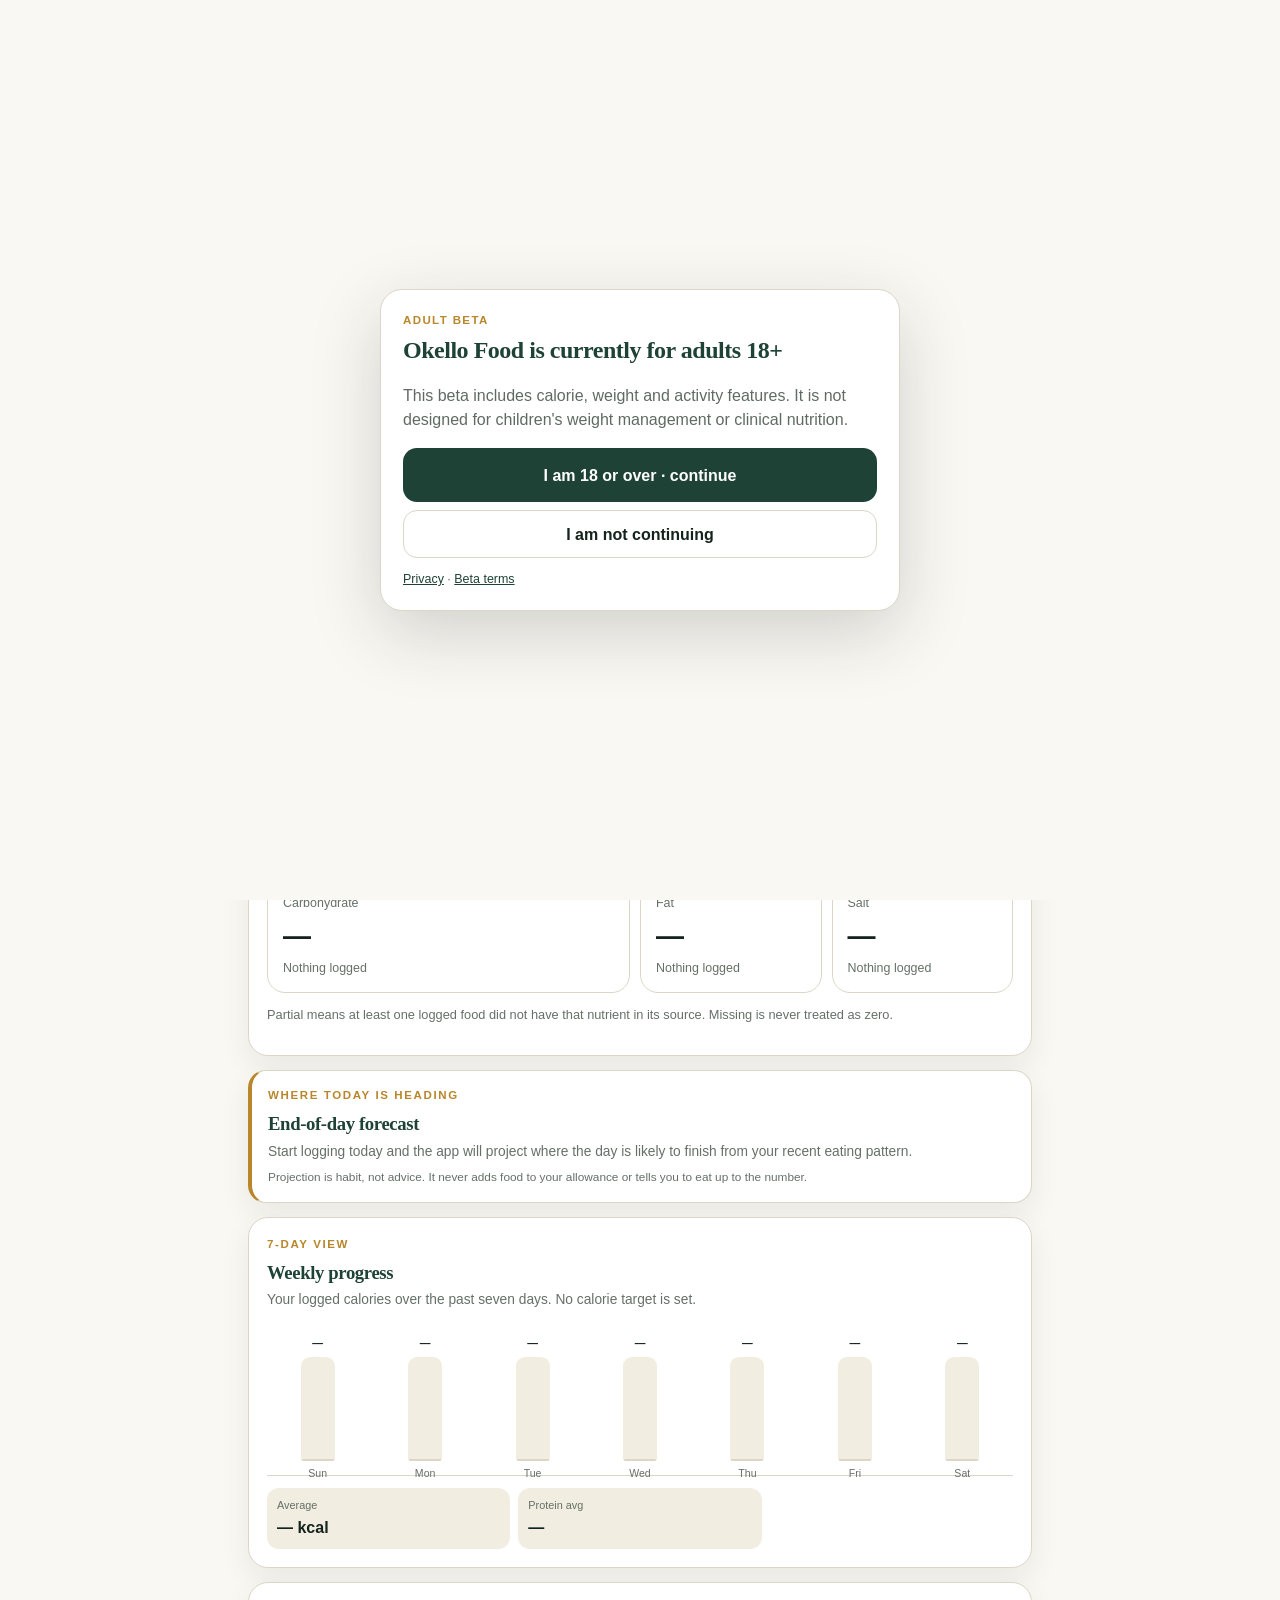
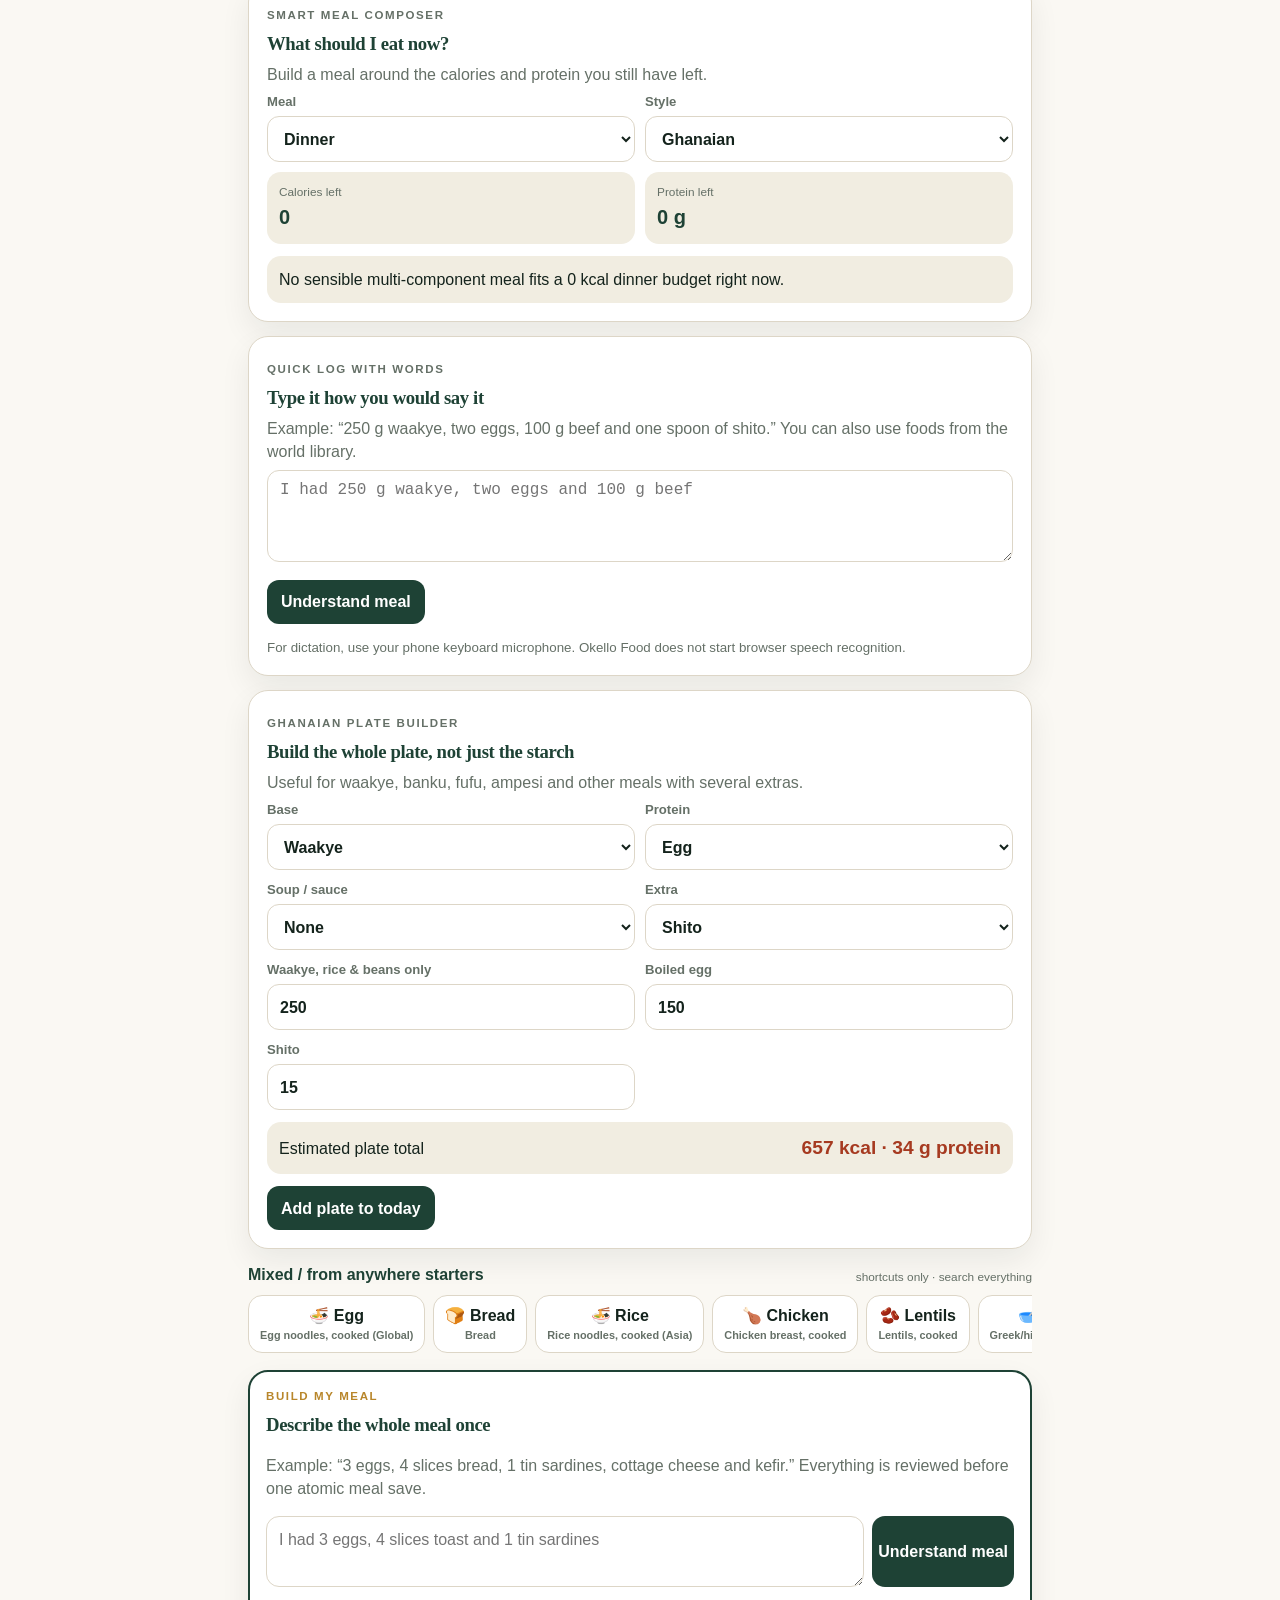
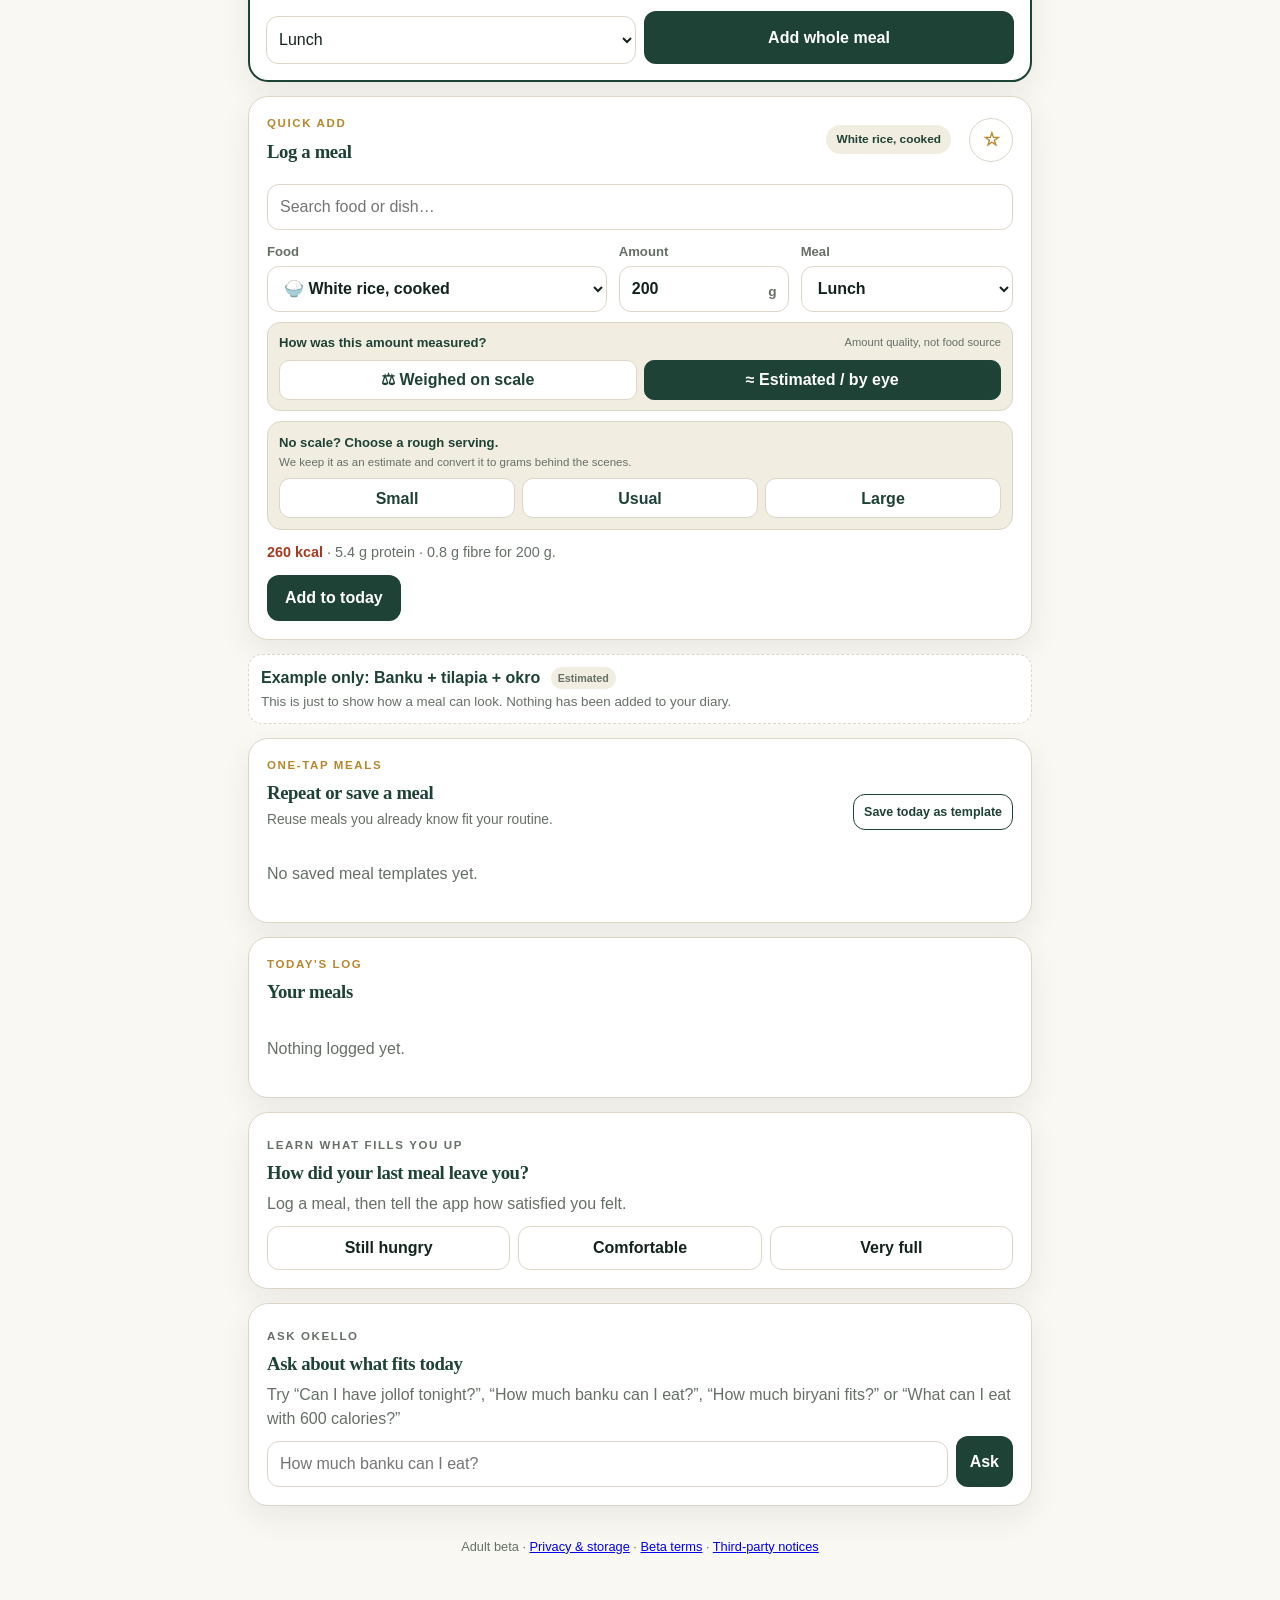
<file: index.html>
<!DOCTYPE html>
<html lang="en-GB" class="targets-unconfirmed">
<head>
  <meta charset="utf-8">
  <meta name="viewport" content="width=device-width, initial-scale=1, viewport-fit=cover">
  <meta name="theme-color" content="#1E4235">
  <meta name="apple-mobile-web-app-capable" content="yes">
  <meta name="apple-mobile-web-app-status-bar-style" content="default">
  <meta name="apple-mobile-web-app-title" content="Okello Food">
  <meta name="format-detection" content="telephone=no">
  <meta name="okello-build-id" content="v54-static-20261121-target-data-1">
  <title>Okello Food Tracker</title>
  <link rel="manifest" href="manifest.webmanifest">
  <link rel="apple-touch-icon" href="assets/icon-192.png">
  <link rel="icon" href="assets/icon-192.png">
  <link rel="stylesheet" href="styles.css?v=54">
  <style id="target-safety-first-paint">html.targets-unconfirmed .progress-wrap,html.targets-unconfirmed .smart-box{display:none!important}</style>
</head>
<body>
  <div class="app-shell">
    <header class="masthead">
      <div>
        <p class="eyebrow">PERSONAL FOOD TRACKER</p>
        <h1>Okello Food</h1>
        <p class="standfirst">Food from around the world, understood in portions that make sense. West African depth, global usefulness, and your own foods when the library does not know them yet.</p>
      </div>
      <button id="installBtn" class="ghost-btn install-btn" hidden type="button">Add to Home Screen</button>
    </header>

    <section id="v44PrimaryQuestion" class="v44-question" aria-labelledby="v44PrimaryQuestionTitle">
      <h2 id="v44PrimaryQuestionTitle">What did you eat?</h2>
      <p>Search the food first. You can be approximate about the amount.</p>
    </section>

    <nav class="tabs" aria-label="Main sections">
      <button class="tab active" data-tab="today" type="button">Today</button>
      <button class="tab" data-tab="foods" type="button">Foods</button>
      <button class="tab" data-tab="recipes" type="button">Recipes</button>
      <button class="tab" data-tab="history" type="button">History</button>
      <button class="tab" data-tab="settings" type="button">Settings</button>
    </nav>

    <main>
      <section id="tab-today" class="panel active" aria-labelledby="todayTitle">
        <div class="date-row">
          <div><p class="eyebrow">TODAY</p><h2 id="todayTitle"></h2></div>
          <button id="clearTodayBtn" class="text-btn danger" type="button">Clear log</button>
        </div>

        <div class="score-grid">
          <article class="score-card hero-score"><span>Calories</span><strong id="todayCalories">0</strong><small id="calRemainText">Target not set yet</small></article>
          <article class="score-card"><span>Protein</span><strong id="todayProtein">0 g</strong><small id="proteinRemainText">Target not set yet</small></article>
          <article class="score-card"><span>Fibre</span><strong id="todayFibre">0 g</strong><small>From logged foods</small></article>
          <article class="score-card"><span>Salt</span><strong id="todaySalt">—</strong><small id="saltNote">No salt data for today's foods yet</small></article>
        </div>
        <div class="progress-wrap" aria-label="Calorie target progress"><div id="calorieBar" class="progress-bar"></div></div>

        <section class="card quick-add-card">
          <div class="section-heading"><div><p class="eyebrow">QUICK ADD</p><h3>Log a meal</h3></div><span id="selectedFoodBadge" class="pill">Choose a food</span></div>
          <div class="food-search-wrap"><input id="foodSearch" type="search" placeholder="Search food or dish…" autocomplete="off" aria-label="Search foods"><div id="foodSuggestions" class="suggestions" hidden></div></div>
          <div class="form-grid">
            <label>Food<select id="foodSelect"></select></label>
            <label>Amount<div class="input-with-unit"><input id="gramsInput" type="number" inputmode="decimal" min="1" max="5000" value="200"><span>g</span></div></label>
            <label>Meal<select id="mealSelect"><option>Lunch</option><option>Dinner</option><option>Snack</option><option>Other</option></select></label>
          </div>
          <div class="smart-box" aria-live="polite"><div><span class="smart-label">SMART PORTION</span><strong id="smartPortion">—</strong><small id="smartPortionNote">Choose a food first.</small></div><button id="useSmartPortionBtn" class="secondary-btn mini" type="button">Use suggestion</button></div>
          <div id="quickCalc" class="calc-readout" aria-live="polite"></div>
          <button id="addFoodBtn" class="primary-btn" type="button">Add to today</button>
        </section>

        <section class="card"><div class="section-heading"><div><p class="eyebrow">TODAY'S LOG</p><h3>Your meals</h3></div></div><div id="todayLog" class="log-list empty-state">Nothing logged yet.</div></section>
      </section>

      <section id="tab-foods" class="panel" aria-labelledby="foodsTitle">
        <div class="section-heading top-gap"><div><p class="eyebrow">BROWSE FOODS</p><h2 id="foodsTitle">Foods from around the world</h2></div></div>
        <p class="lede">Search everyday staples and dishes across regions. West African foods have deeper coverage today; every region remains searchable, and packet labels or your own recipes are preferred when they are better evidence.</p>
        <input id="librarySearch" class="full-search" type="search" placeholder="Search foods, dishes or cuisines..." aria-label="Search the food library">
        <div class="chips" id="categoryChips"></div>
        <div id="foodLibrary" class="food-grid"></div>

        <section class="card custom-food-card">
          <p class="eyebrow">ADD ANY FOOD</p><h3>Save a food that is not on the list</h3>
          <p class="muted">For packaged food, enter or scan the barcode and I will try to pull the nutrition automatically. If it is not found, copy the values from the label per 100 g.</p>
          <div class="barcode-row"><label>Barcode<input id="barcodeInput" type="text" inputmode="numeric" autocomplete="off" placeholder="e.g. 5000112637922"></label><button id="lookupBarcodeBtn" class="secondary-btn" type="button">Look up</button></div>
          <div id="barcodeStatus" class="lookup-status" aria-live="polite"></div><div id="barcodePreview" class="barcode-preview" hidden></div>
          <div class="form-grid custom-grid">
            <label>Name<input id="customName" type="text" placeholder="e.g. My seeded bread"></label>
            <label>Category<select id="customCategory"><option>Starch</option><option>Protein</option><option>Beans</option><option>Vegetables</option><option>Dairy</option><option>Extras</option><option>Soup</option><option>Complete meal</option><option selected>Custom</option></select></label>
            <label>kcal / 100 g<input id="customKcal" type="number" min="0" step="0.1" inputmode="decimal"></label>
            <label>Protein / 100 g<input id="customProtein" type="number" min="0" step="0.1" inputmode="decimal"></label>
            <label>Fibre / 100 g<input id="customFibre" type="number" min="0" step="0.1" inputmode="decimal"></label>
            <label>Usual serving (g)<input id="customPortion" type="number" min="1" value="100" inputmode="decimal"></label>
          </div>
          <div class="smart-box compact"><div><span class="smart-label">SUGGESTED SERVING NOW</span><strong id="customSmartPortion">—</strong><small id="customSmartNote">Add calories per 100 g to calculate.</small></div></div>
          <button id="saveCustomFoodBtn" class="primary-btn" type="button">Save custom food</button>
        </section>
      </section>

      <section id="tab-recipes" class="panel" aria-labelledby="recipesTitle">
        <div class="section-heading top-gap"><div><p class="eyebrow">RECIPE CALCULATOR</p><h2 id="recipesTitle">Calculate the whole pot once</h2></div></div>
        <p class="lede">Use this for jollof, curries, soups, stews, pasta sauces, biryani, chilli and any home-cooked dish where oil and ingredients vary.</p>
        <section class="card">
          <div class="form-grid two-col"><label>Recipe name<input id="recipeName" type="text" placeholder="e.g. Sunday okro soup"></label><label>Finished pot weight (g)<input id="recipeFinalWeight" type="number" min="1" inputmode="decimal" placeholder="e.g. 3200"></label></div>
          <p class="lede" style="margin:0 0 10px;font-size:.9rem">Use the <strong>raw ingredient</strong> options for anything that goes into the pot uncooked. Picking a cooked food for raw rice or raw meat undercounts the whole pot.</p>
          <div class="recipe-add-row"><select id="recipeFoodSelect"></select><div class="input-with-unit"><input id="recipeIngredientGrams" type="number" min="1" value="100" inputmode="decimal"><span>g</span></div><button id="addIngredientBtn" class="secondary-btn" type="button">Add ingredient</button></div>
          <div id="ingredientList" class="ingredient-list empty-state">No ingredients yet.</div>
          <div id="recipeResult" class="recipe-result" hidden><div><span>Whole pot</span><strong id="recipeTotalCalories">0 kcal</strong></div><div><span>Per 100 g</span><strong id="recipePer100">0 kcal</strong></div><div><span>Protein / 100 g</span><strong id="recipeProtein100">0 g</strong></div></div>
          <div class="button-row"><button id="calculateRecipeBtn" class="secondary-btn" type="button">Calculate</button><button id="saveRecipeBtn" class="primary-btn" type="button">Save recipe</button></div>
          <p class="tiny-note">For bone-in meat, nutrition is approximate unless you use edible meat weight. Water loss changes the finished weight, which is why weighing the finished pot matters.</p>
        </section>
        <section class="card"><div class="section-heading"><div><p class="eyebrow">SAVED RECIPES</p><h3>Your pots</h3></div></div><div id="savedRecipes" class="log-list empty-state">No saved recipes yet.</div></section>
      </section>

      <section id="tab-history" class="panel" aria-labelledby="historyTitle"><div class="section-heading top-gap"><div><p class="eyebrow">HISTORY</p><h2 id="historyTitle">Daily totals</h2></div></div><div id="historyList" class="history-list empty-state">Your completed days will appear here.</div></section>

      <section id="tab-settings" class="panel" aria-labelledby="settingsTitle">
        <div class="section-heading top-gap"><div><p class="eyebrow">SETTINGS</p><h2 id="settingsTitle">Your targets</h2></div></div>
        <section class="card"><div class="form-grid two-col"><label>Daily calorie target<input id="targetCalories" type="number" min="1200" max="6000" placeholder="Enter your target"></label><label>Daily protein target (g)<input id="targetProtein" type="number" min="20" max="400" placeholder="Enter your target"></label></div><button id="saveTargetsBtn" class="primary-btn" type="button">Save targets</button><p class="tiny-note">For new users, target-based guidance stays off until you choose and confirm your own targets.</p></section>
        <section class="card"><p class="eyebrow">SMART PORTIONS</p><h3>Built around your eating pattern</h3><p class="muted">If you have confirmed your own targets, the suggestion engine uses them as a practical budget and keeps habit learning separate from recommendation.</p><p class="tiny-note">A Smart Portion is a starting estimate, not a requirement. Your direct amount entry always wins.</p></section>
        <section class="card"><p class="eyebrow">BACKUP</p><h3>Keep your history safe</h3><p class="muted">Your data stays on this device. Export a backup occasionally, especially before changing phones or clearing browser website data.</p><div class="button-row"><button id="exportBtn" class="secondary-btn" type="button">Export backup</button><label class="secondary-btn file-label">Import backup<input id="importInput" type="file" accept="application/json" hidden></label></div></section>
        <section class="card install-help"><p class="eyebrow">INSTALL</p><h3>Keep Okello Food on your Home Screen</h3><p class="muted"><strong>iPhone:</strong> open in Safari, tap Share, then Add to Home Screen.</p><p class="muted"><strong>Android:</strong> open in Chrome, open the menu, then choose Install app or Add to Home screen.</p><p class="tiny-note">Once installed, core logging can work offline. Online packaged-product search and new barcode lookups still need a connection.</p></section>
        <section class="card disclaimer"><p class="eyebrow">NOTE</p><p>Nutrition figures are practical estimates, not laboratory measurements. Mixed dishes from every cuisine can vary sharply by recipe, especially oil-heavy meals, curries, soups, stews, rice dishes and takeaways. Use packet labels, barcode data or your own recipe calculator where you can.</p></section>
      </section>
    </main>

    <footer class="tiny-note" style="padding:18px 4px 34px;text-align:center">
      Adult beta · <a href="privacy.html">Privacy & storage</a> · <a href="beta-terms.html">Beta terms</a> · <a href="third-party-notices.html">Third-party notices</a>
    </footer>
  </div>
  <div id="toast" class="toast" role="status" aria-live="polite"></div>
  <script>
    (() => {
      const question = document.getElementById('v44PrimaryQuestion');
      if (!question) return;
      const reconcile = () => {
        const hub = document.querySelector('.global-hub');
        if (!hub) return false;
        if (question.parentElement !== hub) hub.insertBefore(question, hub.firstChild);
        hub.querySelectorAll('.v44-question').forEach(node => {
          if (node !== question) node.remove();
        });
        return !!window.OkelloFirstRunV44;
      };
      const observer = new MutationObserver(() => {
        if (reconcile()) observer.disconnect();
      });
      observer.observe(document.body, {childList:true, subtree:true});
      reconcile();
      setTimeout(() => observer.disconnect(), 10000);
    })();
  </script>
  <script src="bootstrap-v14.js?v=54" defer></script>
</body>
</html>
</file>
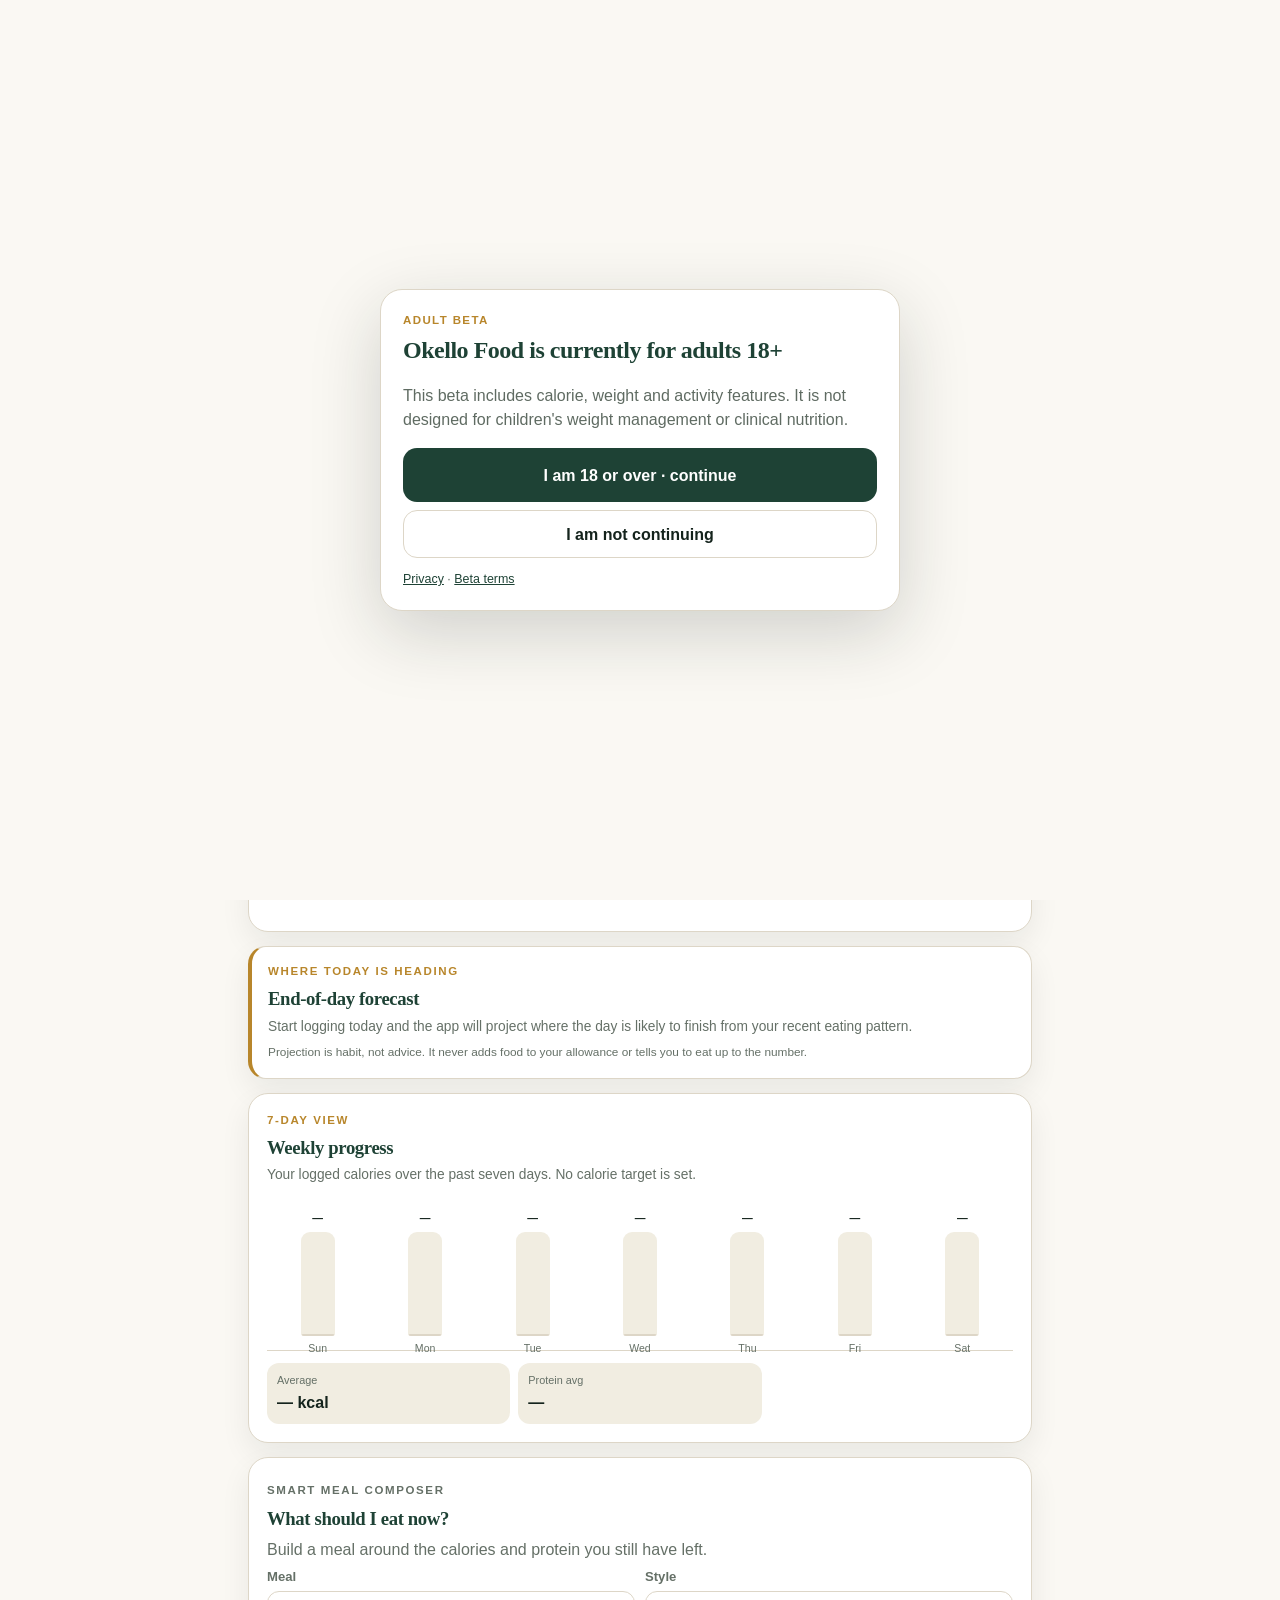
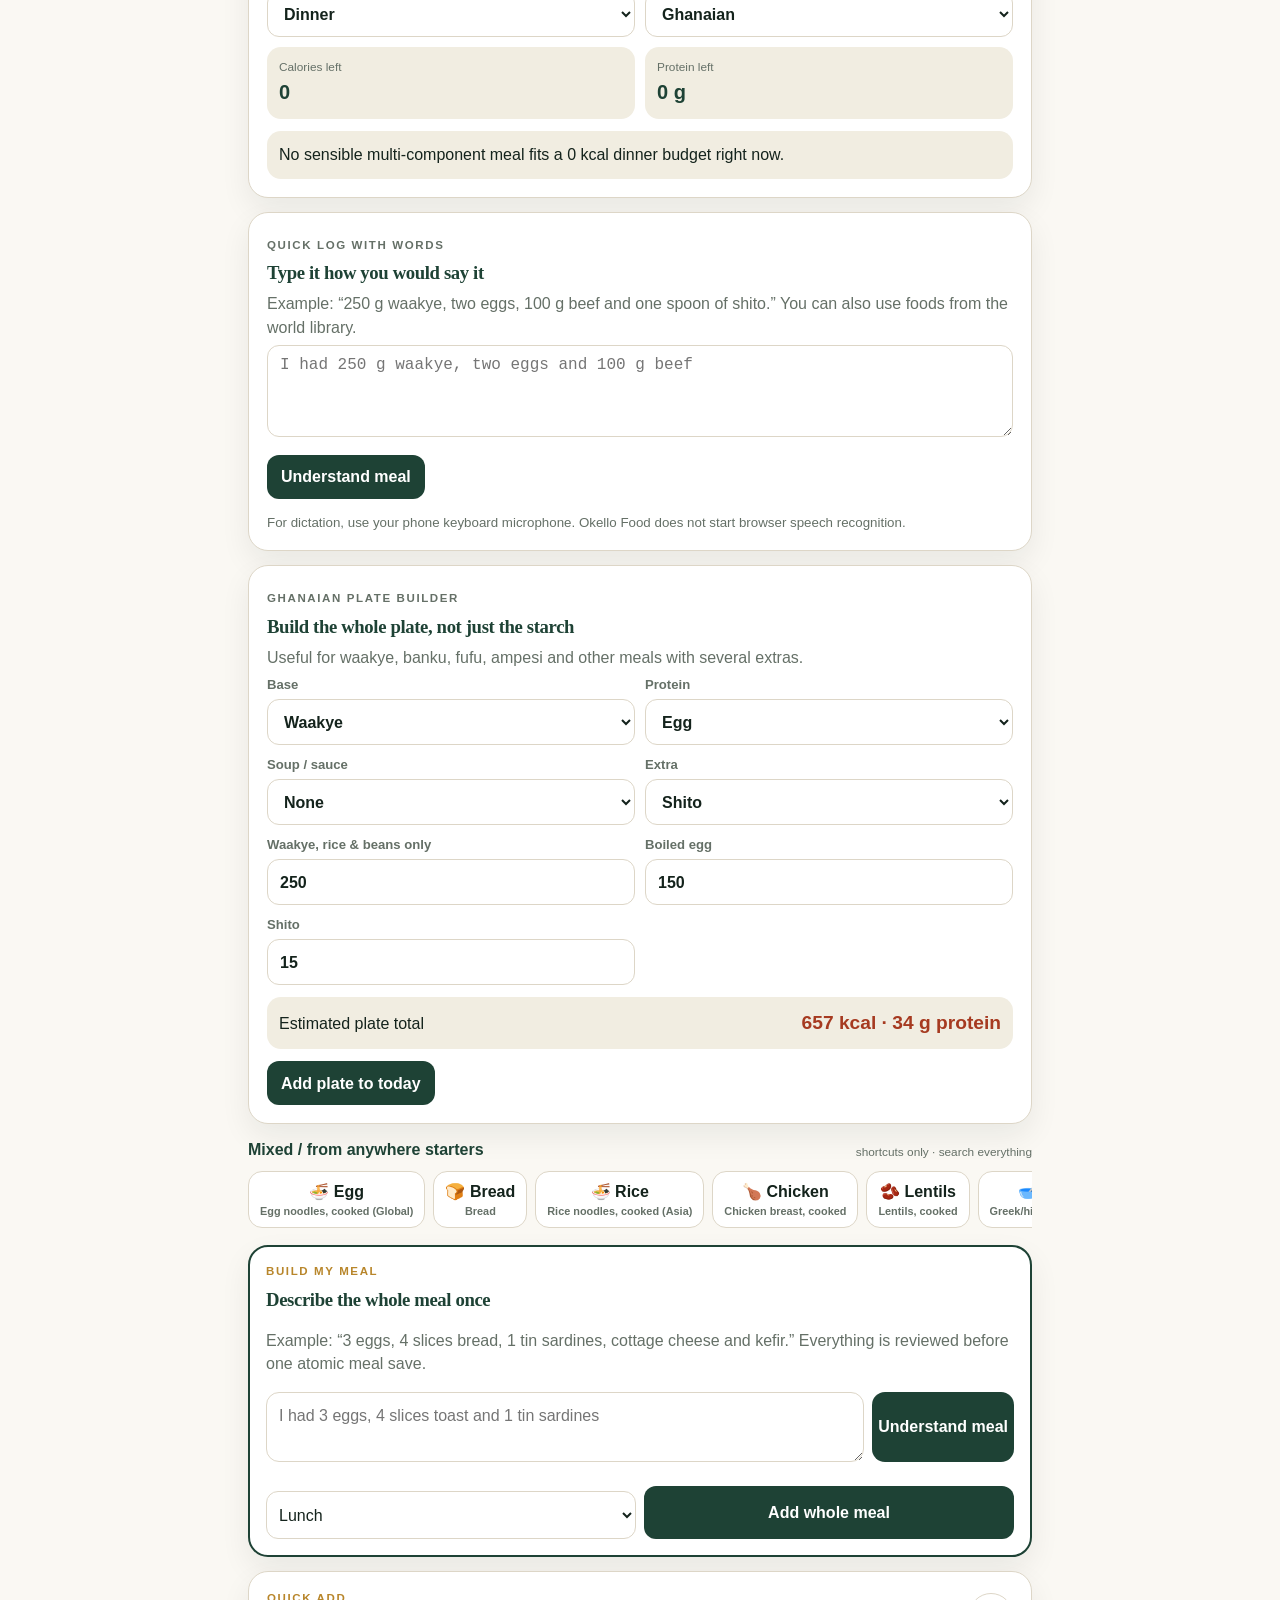
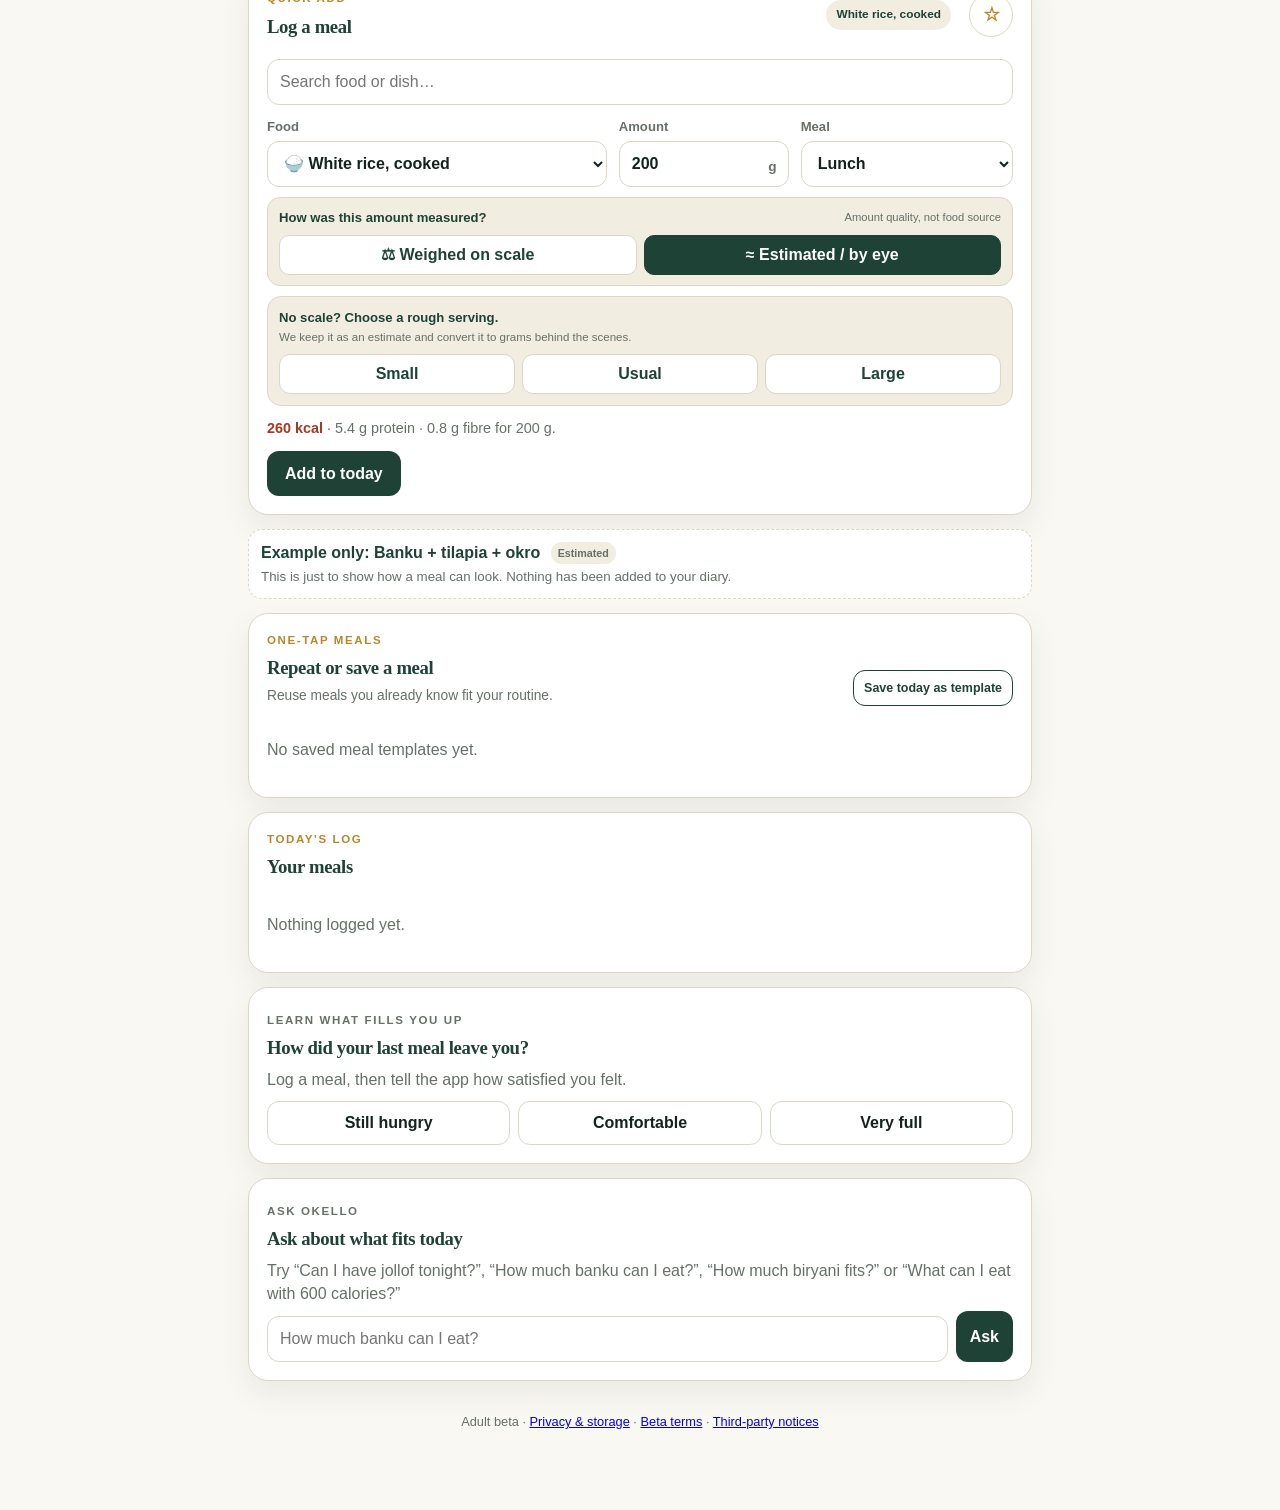
<file: app-v47-safe.html>
<!DOCTYPE html>
<html lang="en-GB" class="targets-unconfirmed">
<head>
  <meta charset="utf-8">
  <meta name="viewport" content="width=device-width, initial-scale=1, viewport-fit=cover">
  <meta name="theme-color" content="#1E4235">
  <meta name="apple-mobile-web-app-capable" content="yes">
  <meta name="apple-mobile-web-app-status-bar-style" content="default">
  <meta name="apple-mobile-web-app-title" content="Okello Food">
  <meta name="format-detection" content="telephone=no">
  <meta name="okello-build-id" content="v47-static-20260908-target-safety-2">
  <title>Okello Food Tracker</title>
  <link rel="manifest" href="manifest.webmanifest">
  <link rel="apple-touch-icon" href="assets/icon-192.png">
  <link rel="icon" href="assets/icon-192.png">
  <link rel="stylesheet" href="styles.css?v=47">
  <style id="target-safety-first-paint">html.targets-unconfirmed .progress-wrap,html.targets-unconfirmed .smart-box{display:none!important}</style>
</head>
<body>
  <div class="app-shell">
    <header class="masthead">
      <div>
        <p class="eyebrow">PERSONAL FOOD TRACKER</p>
        <h1>Okello Food</h1>
        <p class="standfirst">Food from around the world, understood in portions that make sense. West African depth, global usefulness, and your own foods when the library does not know them yet.</p>
      </div>
      <button id="installBtn" class="ghost-btn install-btn" hidden type="button">Add to Home Screen</button>
    </header>

    <section id="v44PrimaryQuestion" class="v44-question" aria-labelledby="v44PrimaryQuestionTitle">
      <h2 id="v44PrimaryQuestionTitle">What did you eat?</h2>
      <p>Search the food first. You can be approximate about the amount.</p>
    </section>

    <nav class="tabs" aria-label="Main sections">
      <button class="tab active" data-tab="today" type="button">Today</button>
      <button class="tab" data-tab="foods" type="button">Foods</button>
      <button class="tab" data-tab="recipes" type="button">Recipes</button>
      <button class="tab" data-tab="history" type="button">History</button>
      <button class="tab" data-tab="settings" type="button">Settings</button>
    </nav>

    <main>
      <section id="tab-today" class="panel active" aria-labelledby="todayTitle">
        <div class="date-row">
          <div><p class="eyebrow">TODAY</p><h2 id="todayTitle"></h2></div>
          <button id="clearTodayBtn" class="text-btn danger" type="button">Clear log</button>
        </div>

        <div class="score-grid">
          <article class="score-card hero-score"><span>Calories</span><strong id="todayCalories">0</strong><small id="calRemainText">Target not set yet</small></article>
          <article class="score-card"><span>Protein</span><strong id="todayProtein">0 g</strong><small id="proteinRemainText">Target not set yet</small></article>
          <article class="score-card"><span>Fibre</span><strong id="todayFibre">0 g</strong><small>From logged foods</small></article>
        </div>
        <div class="progress-wrap" aria-label="Calorie target progress"><div id="calorieBar" class="progress-bar"></div></div>

        <section class="card quick-add-card">
          <div class="section-heading"><div><p class="eyebrow">QUICK ADD</p><h3>Log a meal</h3></div><span id="selectedFoodBadge" class="pill">Choose a food</span></div>
          <div class="food-search-wrap"><input id="foodSearch" type="search" placeholder="Search food or dish…" autocomplete="off" aria-label="Search foods"><div id="foodSuggestions" class="suggestions" hidden></div></div>
          <div class="form-grid">
            <label>Food<select id="foodSelect"></select></label>
            <label>Amount<div class="input-with-unit"><input id="gramsInput" type="number" inputmode="decimal" min="1" max="5000" value="200"><span>g</span></div></label>
            <label>Meal<select id="mealSelect"><option>Lunch</option><option>Dinner</option><option>Snack</option><option>Other</option></select></label>
          </div>
          <div class="smart-box" aria-live="polite"><div><span class="smart-label">SMART PORTION</span><strong id="smartPortion">—</strong><small id="smartPortionNote">Choose a food first.</small></div><button id="useSmartPortionBtn" class="secondary-btn mini" type="button">Use suggestion</button></div>
          <div id="quickCalc" class="calc-readout" aria-live="polite"></div>
          <button id="addFoodBtn" class="primary-btn" type="button">Add to today</button>
        </section>

        <section class="card"><div class="section-heading"><div><p class="eyebrow">TODAY'S LOG</p><h3>Your meals</h3></div></div><div id="todayLog" class="log-list empty-state">Nothing logged yet.</div></section>
      </section>

      <section id="tab-foods" class="panel" aria-labelledby="foodsTitle">
        <div class="section-heading top-gap"><div><p class="eyebrow">BROWSE FOODS</p><h2 id="foodsTitle">Foods from around the world</h2></div></div>
        <p class="lede">Search everyday staples and dishes across regions. West African foods have deeper coverage today; every region remains searchable, and packet labels or your own recipes are preferred when they are better evidence.</p>
        <input id="librarySearch" class="full-search" type="search" placeholder="Search foods, dishes or cuisines..." aria-label="Search the food library">
        <div class="chips" id="categoryChips"></div>
        <div id="foodLibrary" class="food-grid"></div>

        <section class="card custom-food-card">
          <p class="eyebrow">ADD ANY FOOD</p><h3>Save a food that is not on the list</h3>
          <p class="muted">For packaged food, enter or scan the barcode and I will try to pull the nutrition automatically. If it is not found, copy the values from the label per 100 g.</p>
          <div class="barcode-row"><label>Barcode<input id="barcodeInput" type="text" inputmode="numeric" autocomplete="off" placeholder="e.g. 5000112637922"></label><button id="lookupBarcodeBtn" class="secondary-btn" type="button">Look up</button></div>
          <div id="barcodeStatus" class="lookup-status" aria-live="polite"></div><div id="barcodePreview" class="barcode-preview" hidden></div>
          <div class="form-grid custom-grid">
            <label>Name<input id="customName" type="text" placeholder="e.g. My seeded bread"></label>
            <label>Category<select id="customCategory"><option>Starch</option><option>Protein</option><option>Beans</option><option>Vegetables</option><option>Dairy</option><option>Extras</option><option>Soup</option><option>Complete meal</option><option selected>Custom</option></select></label>
            <label>kcal / 100 g<input id="customKcal" type="number" min="0" step="0.1" inputmode="decimal"></label>
            <label>Protein / 100 g<input id="customProtein" type="number" min="0" step="0.1" inputmode="decimal"></label>
            <label>Fibre / 100 g<input id="customFibre" type="number" min="0" step="0.1" inputmode="decimal"></label>
            <label>Usual serving (g)<input id="customPortion" type="number" min="1" value="100" inputmode="decimal"></label>
          </div>
          <div class="smart-box compact"><div><span class="smart-label">SUGGESTED SERVING NOW</span><strong id="customSmartPortion">—</strong><small id="customSmartNote">Add calories per 100 g to calculate.</small></div></div>
          <button id="saveCustomFoodBtn" class="primary-btn" type="button">Save custom food</button>
        </section>
      </section>

      <section id="tab-recipes" class="panel" aria-labelledby="recipesTitle">
        <div class="section-heading top-gap"><div><p class="eyebrow">RECIPE CALCULATOR</p><h2 id="recipesTitle">Calculate the whole pot once</h2></div></div>
        <p class="lede">Use this for jollof, curries, soups, stews, pasta sauces, biryani, chilli and any home-cooked dish where oil and ingredients vary.</p>
        <section class="card">
          <div class="form-grid two-col"><label>Recipe name<input id="recipeName" type="text" placeholder="e.g. Sunday okro soup"></label><label>Finished pot weight (g)<input id="recipeFinalWeight" type="number" min="1" inputmode="decimal" placeholder="e.g. 3200"></label></div>
          <p class="lede" style="margin:0 0 10px;font-size:.9rem">Use the <strong>raw ingredient</strong> options for anything that goes into the pot uncooked. Picking a cooked food for raw rice or raw meat undercounts the whole pot.</p>
          <div class="recipe-add-row"><select id="recipeFoodSelect"></select><div class="input-with-unit"><input id="recipeIngredientGrams" type="number" min="1" value="100" inputmode="decimal"><span>g</span></div><button id="addIngredientBtn" class="secondary-btn" type="button">Add ingredient</button></div>
          <div id="ingredientList" class="ingredient-list empty-state">No ingredients yet.</div>
          <div id="recipeResult" class="recipe-result" hidden><div><span>Whole pot</span><strong id="recipeTotalCalories">0 kcal</strong></div><div><span>Per 100 g</span><strong id="recipePer100">0 kcal</strong></div><div><span>Protein / 100 g</span><strong id="recipeProtein100">0 g</strong></div></div>
          <div class="button-row"><button id="calculateRecipeBtn" class="secondary-btn" type="button">Calculate</button><button id="saveRecipeBtn" class="primary-btn" type="button">Save recipe</button></div>
          <p class="tiny-note">For bone-in meat, nutrition is approximate unless you use edible meat weight. Water loss changes the finished weight, which is why weighing the finished pot matters.</p>
        </section>
        <section class="card"><div class="section-heading"><div><p class="eyebrow">SAVED RECIPES</p><h3>Your pots</h3></div></div><div id="savedRecipes" class="log-list empty-state">No saved recipes yet.</div></section>
      </section>

      <section id="tab-history" class="panel" aria-labelledby="historyTitle"><div class="section-heading top-gap"><div><p class="eyebrow">HISTORY</p><h2 id="historyTitle">Daily totals</h2></div></div><div id="historyList" class="history-list empty-state">Your completed days will appear here.</div></section>

      <section id="tab-settings" class="panel" aria-labelledby="settingsTitle">
        <div class="section-heading top-gap"><div><p class="eyebrow">SETTINGS</p><h2 id="settingsTitle">Your targets</h2></div></div>
        <section class="card"><div class="form-grid two-col"><label>Daily calorie target<input id="targetCalories" type="number" min="1200" max="6000" placeholder="Enter your target"></label><label>Daily protein target (g)<input id="targetProtein" type="number" min="20" max="400" placeholder="Enter your target"></label></div><button id="saveTargetsBtn" class="primary-btn" type="button">Save targets</button><p class="tiny-note">For new users, target-based guidance stays off until you choose and confirm your own targets.</p></section>
        <section class="card"><p class="eyebrow">SMART PORTIONS</p><h3>Built around your eating pattern</h3><p class="muted">If you have confirmed your own targets, the suggestion engine uses them as a practical budget and keeps habit learning separate from recommendation.</p><p class="tiny-note">A Smart Portion is a starting estimate, not a requirement. Your direct amount entry always wins.</p></section>
        <section class="card"><p class="eyebrow">BACKUP</p><h3>Keep your history safe</h3><p class="muted">Your data stays on this device. Export a backup occasionally, especially before changing phones or clearing browser website data.</p><div class="button-row"><button id="exportBtn" class="secondary-btn" type="button">Export backup</button><label class="secondary-btn file-label">Import backup<input id="importInput" type="file" accept="application/json" hidden></label></div></section>
        <section class="card install-help"><p class="eyebrow">INSTALL</p><h3>Keep Okello Food on your Home Screen</h3><p class="muted"><strong>iPhone:</strong> open in Safari, tap Share, then Add to Home Screen.</p><p class="muted"><strong>Android:</strong> open in Chrome, open the menu, then choose Install app or Add to Home screen.</p><p class="tiny-note">Once installed, core logging can work offline. Online packaged-product search and new barcode lookups still need a connection.</p></section>
        <section class="card disclaimer"><p class="eyebrow">NOTE</p><p>Nutrition figures are practical estimates, not laboratory measurements. Mixed dishes from every cuisine can vary sharply by recipe, especially oil-heavy meals, curries, soups, stews, rice dishes and takeaways. Use packet labels, barcode data or your own recipe calculator where you can.</p></section>
      </section>
    </main>

    <footer class="tiny-note" style="padding:18px 4px 34px;text-align:center">
      Adult beta · <a href="privacy.html">Privacy & storage</a> · <a href="beta-terms.html">Beta terms</a> · <a href="third-party-notices.html">Third-party notices</a>
    </footer>
  </div>
  <div id="toast" class="toast" role="status" aria-live="polite"></div>
  <script>
    (() => {
      const question = document.getElementById('v44PrimaryQuestion');
      if (!question) return;
      const reconcile = () => {
        const hub = document.querySelector('.global-hub');
        if (!hub) return false;
        if (question.parentElement !== hub) hub.insertBefore(question, hub.firstChild);
        hub.querySelectorAll('.v44-question').forEach(node => {
          if (node !== question) node.remove();
        });
        return !!window.OkelloFirstRunV44;
      };
      const observer = new MutationObserver(() => {
        if (reconcile()) observer.disconnect();
      });
      observer.observe(document.body, {childList:true, subtree:true});
      reconcile();
      setTimeout(() => observer.disconnect(), 10000);
    })();
  </script>
  <script src="bootstrap-v14.js?v=47-safe2" defer></script>
</body>
</html>
</file>
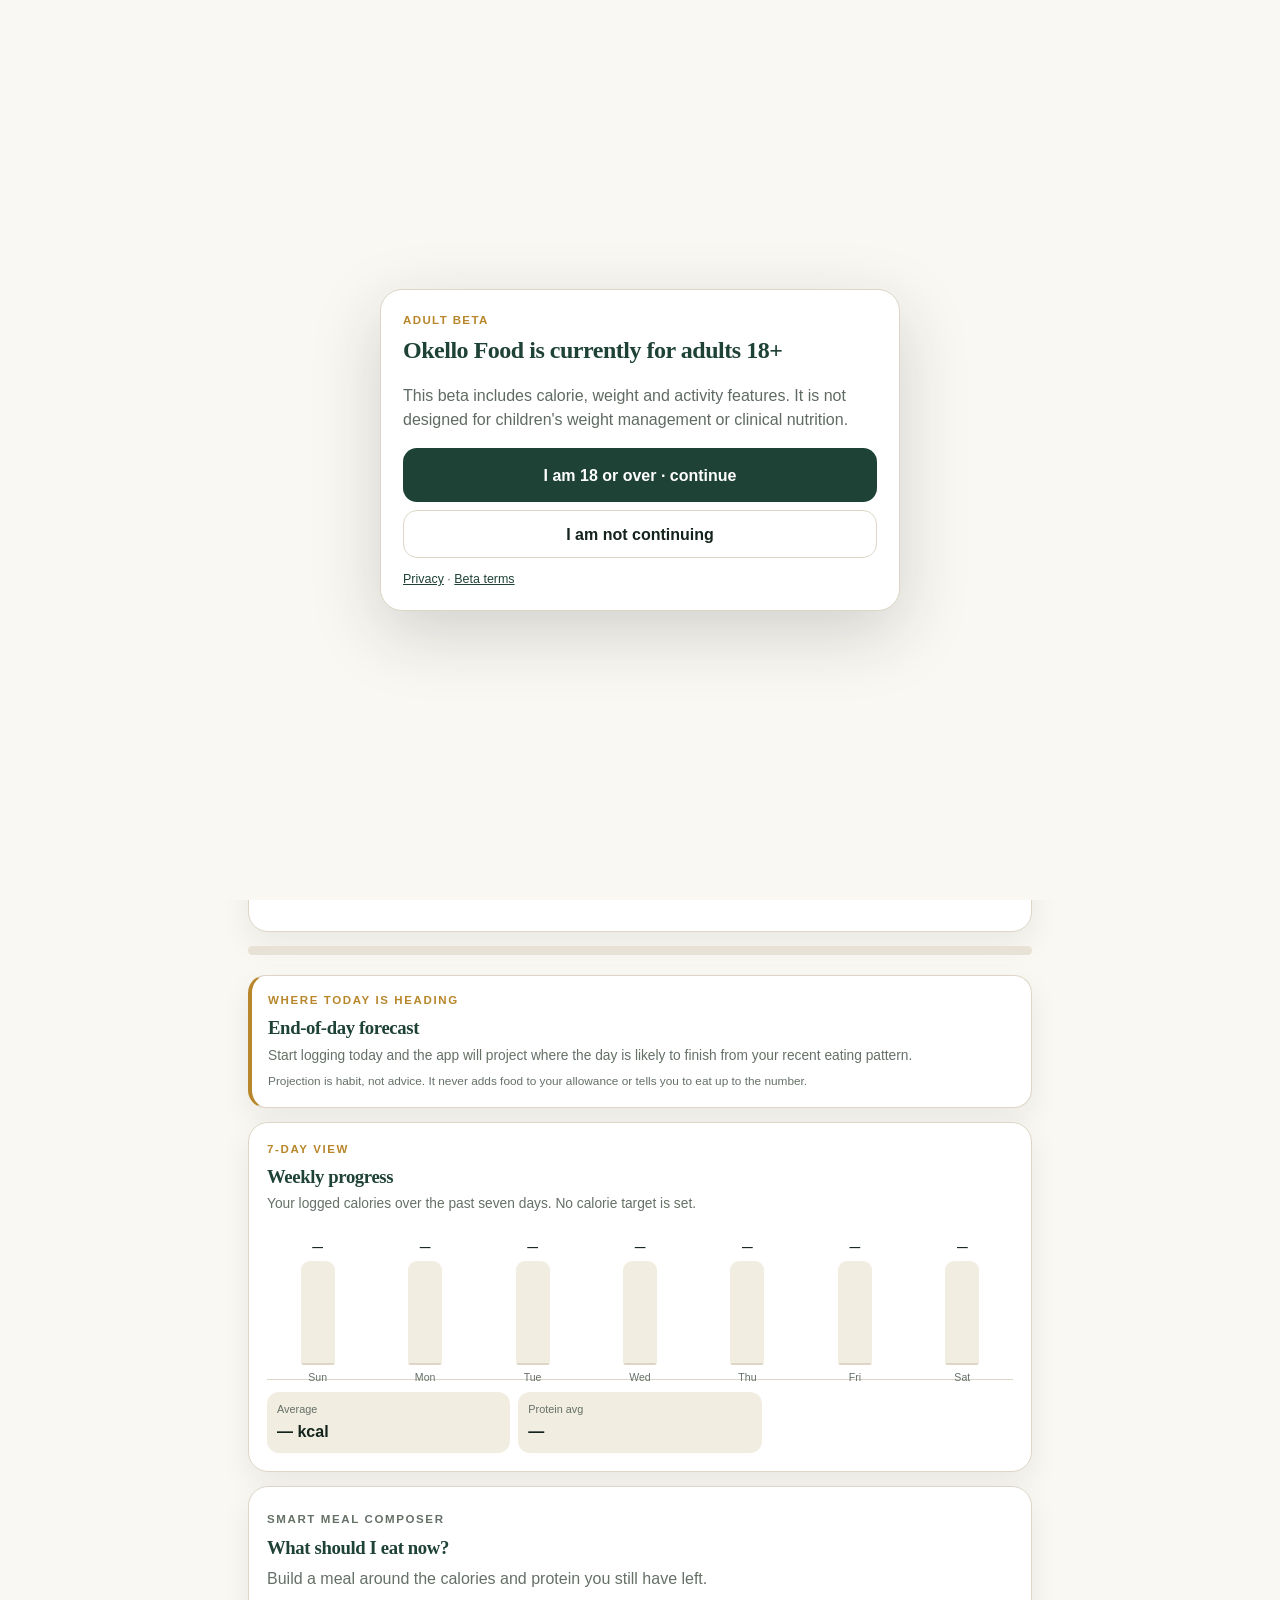
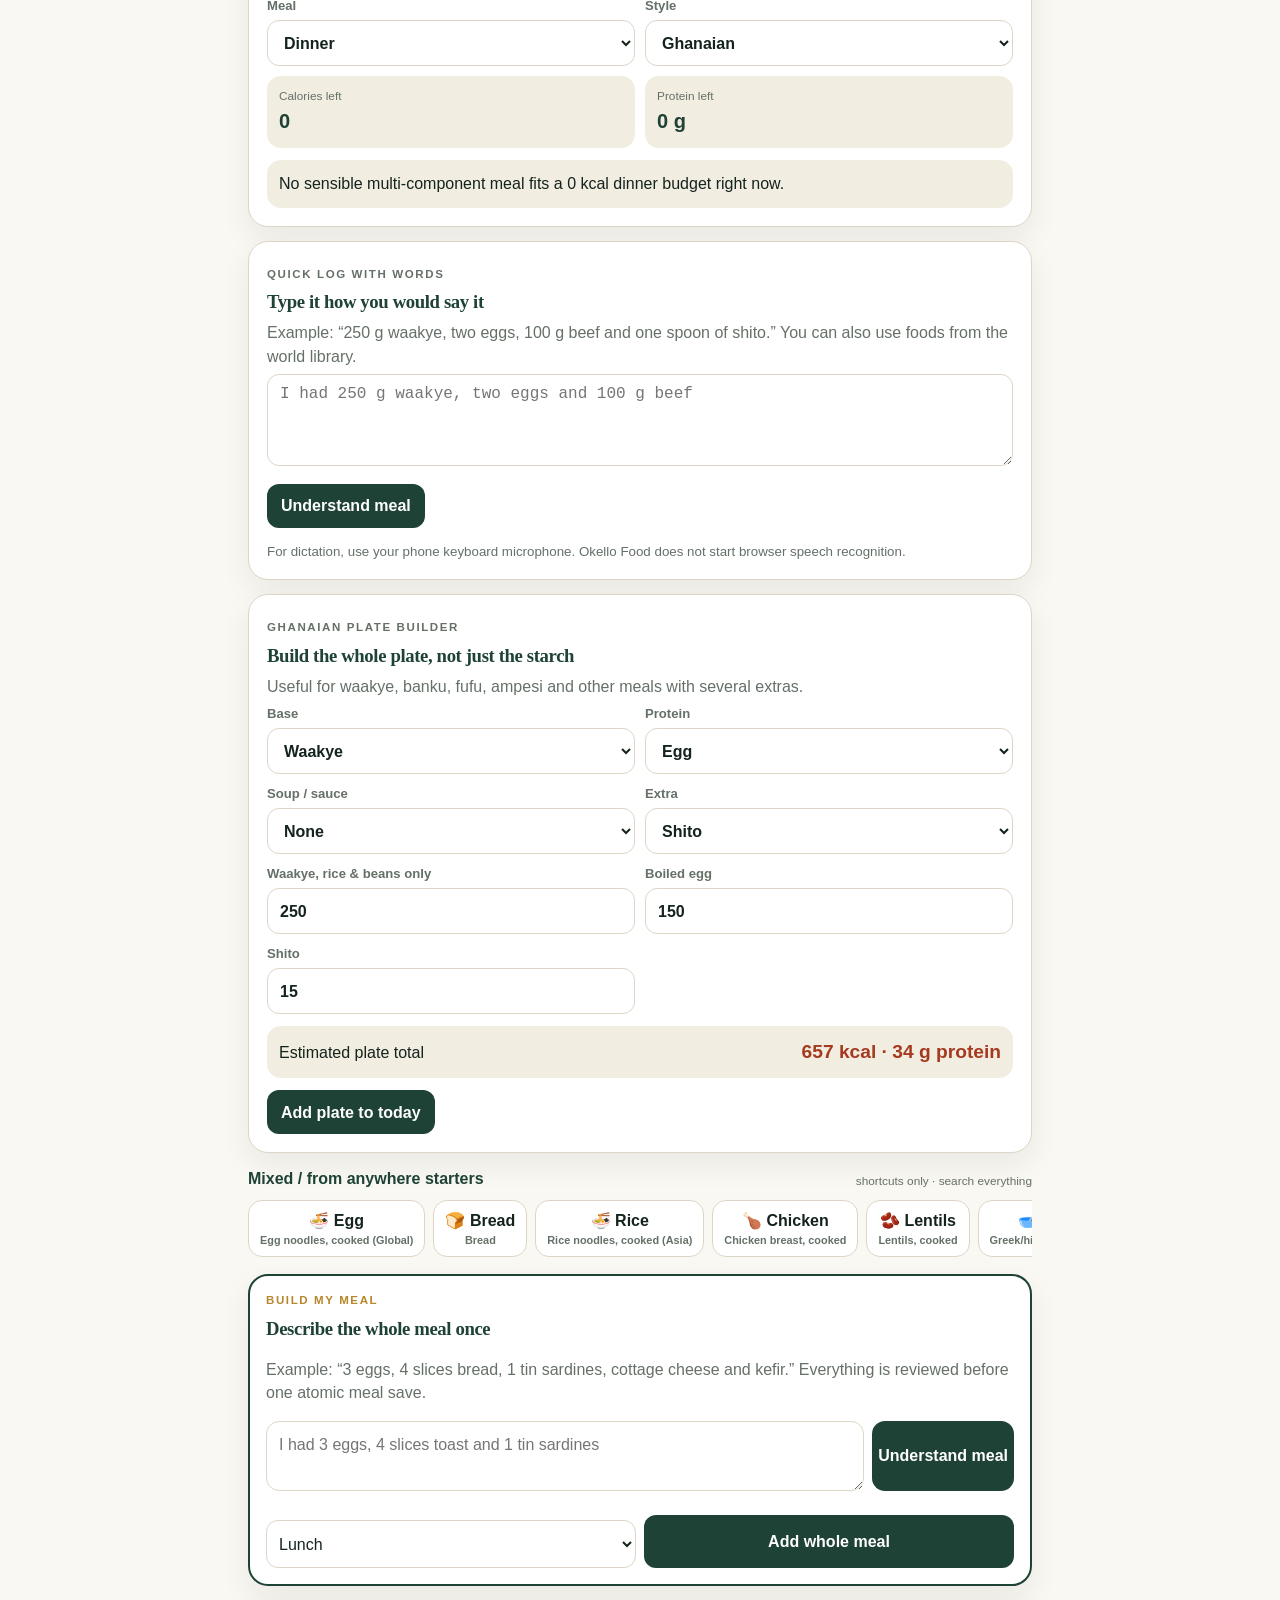
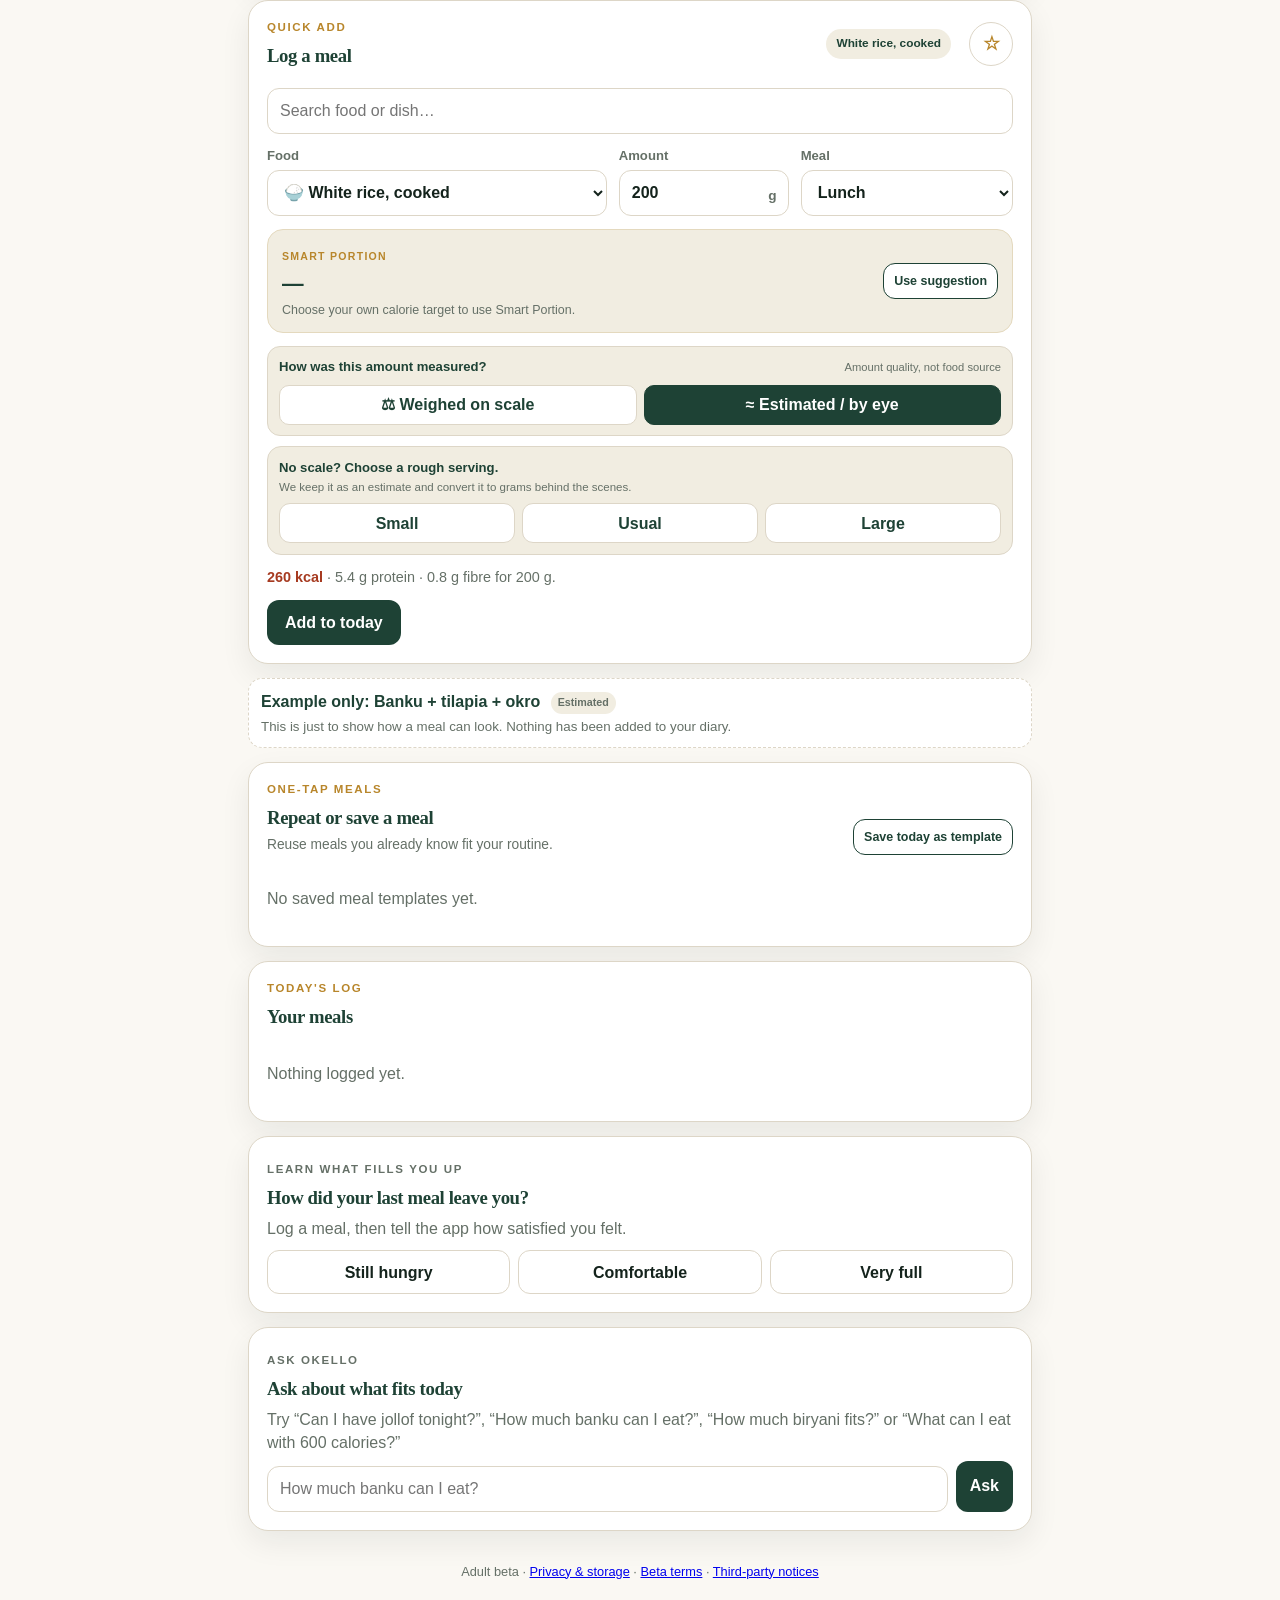
<file: app-v47.html>
<!DOCTYPE html>
<html lang="en-GB">
<head>
  <meta charset="utf-8">
  <meta name="viewport" content="width=device-width, initial-scale=1, viewport-fit=cover">
  <meta name="theme-color" content="#1E4235">
  <meta name="apple-mobile-web-app-capable" content="yes">
  <meta name="apple-mobile-web-app-status-bar-style" content="default">
  <meta name="apple-mobile-web-app-title" content="Okello Food">
  <meta name="format-detection" content="telephone=no">
  <meta name="okello-build-id" content="v47-static-20260908-pages-audit-1">
  <title>Okello Food Tracker</title>
  <link rel="manifest" href="manifest.webmanifest">
  <link rel="apple-touch-icon" href="assets/icon-192.png">
  <link rel="icon" href="assets/icon-192.png">
  <link rel="stylesheet" href="styles.css?v=47">
</head>
<body>
  <div class="app-shell">
    <header class="masthead">
      <div>
        <p class="eyebrow">PERSONAL FOOD TRACKER</p>
        <h1>Okello Food</h1>
        <p class="standfirst">Food from around the world, understood in portions that make sense. West African depth, global usefulness, and your own foods when the library does not know them yet.</p>
      </div>
      <button id="installBtn" class="ghost-btn install-btn" hidden type="button">Add to Home Screen</button>
    </header>

    <section id="v44PrimaryQuestion" class="v44-question" aria-labelledby="v44PrimaryQuestionTitle">
      <h2 id="v44PrimaryQuestionTitle">What did you eat?</h2>
      <p>Search the food first. You can be approximate about the amount.</p>
    </section>

    <nav class="tabs" aria-label="Main sections">
      <button class="tab active" data-tab="today" type="button">Today</button>
      <button class="tab" data-tab="foods" type="button">Foods</button>
      <button class="tab" data-tab="recipes" type="button">Recipes</button>
      <button class="tab" data-tab="history" type="button">History</button>
      <button class="tab" data-tab="settings" type="button">Settings</button>
    </nav>

    <main>
      <section id="tab-today" class="panel active" aria-labelledby="todayTitle">
        <div class="date-row">
          <div><p class="eyebrow">TODAY</p><h2 id="todayTitle"></h2></div>
          <button id="clearTodayBtn" class="text-btn danger" type="button">Clear log</button>
        </div>

        <div class="score-grid">
          <article class="score-card hero-score"><span>Calories</span><strong id="todayCalories">0</strong><small id="calRemainText">Target not set yet</small></article>
          <article class="score-card"><span>Protein</span><strong id="todayProtein">0 g</strong><small id="proteinRemainText">Target not set yet</small></article>
          <article class="score-card"><span>Fibre</span><strong id="todayFibre">0 g</strong><small>From logged foods</small></article>
        </div>
        <div class="progress-wrap" aria-label="Calorie target progress"><div id="calorieBar" class="progress-bar"></div></div>

        <section class="card quick-add-card">
          <div class="section-heading"><div><p class="eyebrow">QUICK ADD</p><h3>Log a meal</h3></div><span id="selectedFoodBadge" class="pill">Choose a food</span></div>
          <div class="food-search-wrap"><input id="foodSearch" type="search" placeholder="Search food or dish…" autocomplete="off" aria-label="Search foods"><div id="foodSuggestions" class="suggestions" hidden></div></div>
          <div class="form-grid">
            <label>Food<select id="foodSelect"></select></label>
            <label>Amount<div class="input-with-unit"><input id="gramsInput" type="number" inputmode="decimal" min="1" max="5000" value="200"><span>g</span></div></label>
            <label>Meal<select id="mealSelect"><option>Lunch</option><option>Dinner</option><option>Snack</option><option>Other</option></select></label>
          </div>
          <div class="smart-box" aria-live="polite"><div><span class="smart-label">SMART PORTION</span><strong id="smartPortion">—</strong><small id="smartPortionNote">Choose a food first.</small></div><button id="useSmartPortionBtn" class="secondary-btn mini" type="button">Use suggestion</button></div>
          <div id="quickCalc" class="calc-readout" aria-live="polite"></div>
          <button id="addFoodBtn" class="primary-btn" type="button">Add to today</button>
        </section>

        <section class="card"><div class="section-heading"><div><p class="eyebrow">TODAY'S LOG</p><h3>Your meals</h3></div></div><div id="todayLog" class="log-list empty-state">Nothing logged yet.</div></section>
      </section>

      <section id="tab-foods" class="panel" aria-labelledby="foodsTitle">
        <div class="section-heading top-gap"><div><p class="eyebrow">BROWSE FOODS</p><h2 id="foodsTitle">Foods from around the world</h2></div></div>
        <p class="lede">Search everyday staples and dishes across regions. West African foods have deeper coverage today; every region remains searchable, and packet labels or your own recipes are preferred when they are better evidence.</p>
        <input id="librarySearch" class="full-search" type="search" placeholder="Search foods, dishes or cuisines..." aria-label="Search the food library">
        <div class="chips" id="categoryChips"></div>
        <div id="foodLibrary" class="food-grid"></div>

        <section class="card custom-food-card">
          <p class="eyebrow">ADD ANY FOOD</p><h3>Save a food that is not on the list</h3>
          <p class="muted">For packaged food, enter or scan the barcode and I will try to pull the nutrition automatically. If it is not found, copy the values from the label per 100 g.</p>
          <div class="barcode-row"><label>Barcode<input id="barcodeInput" type="text" inputmode="numeric" autocomplete="off" placeholder="e.g. 5000112637922"></label><button id="lookupBarcodeBtn" class="secondary-btn" type="button">Look up</button></div>
          <div id="barcodeStatus" class="lookup-status" aria-live="polite"></div><div id="barcodePreview" class="barcode-preview" hidden></div>
          <div class="form-grid custom-grid">
            <label>Name<input id="customName" type="text" placeholder="e.g. My seeded bread"></label>
            <label>Category<select id="customCategory"><option>Starch</option><option>Protein</option><option>Beans</option><option>Vegetables</option><option>Dairy</option><option>Extras</option><option>Soup</option><option>Complete meal</option><option selected>Custom</option></select></label>
            <label>kcal / 100 g<input id="customKcal" type="number" min="0" step="0.1" inputmode="decimal"></label>
            <label>Protein / 100 g<input id="customProtein" type="number" min="0" step="0.1" inputmode="decimal"></label>
            <label>Fibre / 100 g<input id="customFibre" type="number" min="0" step="0.1" inputmode="decimal"></label>
            <label>Usual serving (g)<input id="customPortion" type="number" min="1" value="100" inputmode="decimal"></label>
          </div>
          <div class="smart-box compact"><div><span class="smart-label">SUGGESTED SERVING NOW</span><strong id="customSmartPortion">—</strong><small id="customSmartNote">Add calories per 100 g to calculate.</small></div></div>
          <button id="saveCustomFoodBtn" class="primary-btn" type="button">Save custom food</button>
        </section>
      </section>

      <section id="tab-recipes" class="panel" aria-labelledby="recipesTitle">
        <div class="section-heading top-gap"><div><p class="eyebrow">RECIPE CALCULATOR</p><h2 id="recipesTitle">Calculate the whole pot once</h2></div></div>
        <p class="lede">Use this for jollof, curries, soups, stews, pasta sauces, biryani, chilli and any home-cooked dish where oil and ingredients vary.</p>
        <section class="card">
          <div class="form-grid two-col"><label>Recipe name<input id="recipeName" type="text" placeholder="e.g. Sunday okro soup"></label><label>Finished pot weight (g)<input id="recipeFinalWeight" type="number" min="1" inputmode="decimal" placeholder="e.g. 3200"></label></div>
          <p class="lede" style="margin:0 0 10px;font-size:.9rem">Use the <strong>raw ingredient</strong> options for anything that goes into the pot uncooked. Picking a cooked food for raw rice or raw meat undercounts the whole pot.</p>
          <div class="recipe-add-row"><select id="recipeFoodSelect"></select><div class="input-with-unit"><input id="recipeIngredientGrams" type="number" min="1" value="100" inputmode="decimal"><span>g</span></div><button id="addIngredientBtn" class="secondary-btn" type="button">Add ingredient</button></div>
          <div id="ingredientList" class="ingredient-list empty-state">No ingredients yet.</div>
          <div id="recipeResult" class="recipe-result" hidden><div><span>Whole pot</span><strong id="recipeTotalCalories">0 kcal</strong></div><div><span>Per 100 g</span><strong id="recipePer100">0 kcal</strong></div><div><span>Protein / 100 g</span><strong id="recipeProtein100">0 g</strong></div></div>
          <div class="button-row"><button id="calculateRecipeBtn" class="secondary-btn" type="button">Calculate</button><button id="saveRecipeBtn" class="primary-btn" type="button">Save recipe</button></div>
          <p class="tiny-note">For bone-in meat, nutrition is approximate unless you use edible meat weight. Water loss changes the finished weight, which is why weighing the finished pot matters.</p>
        </section>
        <section class="card"><div class="section-heading"><div><p class="eyebrow">SAVED RECIPES</p><h3>Your pots</h3></div></div><div id="savedRecipes" class="log-list empty-state">No saved recipes yet.</div></section>
      </section>

      <section id="tab-history" class="panel" aria-labelledby="historyTitle"><div class="section-heading top-gap"><div><p class="eyebrow">HISTORY</p><h2 id="historyTitle">Daily totals</h2></div></div><div id="historyList" class="history-list empty-state">Your completed days will appear here.</div></section>

      <section id="tab-settings" class="panel" aria-labelledby="settingsTitle">
        <div class="section-heading top-gap"><div><p class="eyebrow">SETTINGS</p><h2 id="settingsTitle">Your targets</h2></div></div>
        <section class="card"><div class="form-grid two-col"><label>Daily calorie target<input id="targetCalories" type="number" min="1200" max="6000" value="2300"></label><label>Daily protein target (g)<input id="targetProtein" type="number" min="20" max="400" value="150"></label></div><button id="saveTargetsBtn" class="primary-btn" type="button">Save targets</button><p class="tiny-note">For new users, target-based guidance stays off until you choose and confirm your own targets.</p></section>
        <section class="card"><p class="eyebrow">SMART PORTIONS</p><h3>Built around your eating pattern</h3><p class="muted">If you have confirmed your own targets, the suggestion engine uses them as a practical budget and keeps habit learning separate from recommendation.</p><p class="tiny-note">A Smart Portion is a starting estimate, not a requirement. Your direct amount entry always wins.</p></section>
        <section class="card"><p class="eyebrow">BACKUP</p><h3>Keep your history safe</h3><p class="muted">Your data stays on this device. Export a backup occasionally, especially before changing phones or clearing browser website data.</p><div class="button-row"><button id="exportBtn" class="secondary-btn" type="button">Export backup</button><label class="secondary-btn file-label">Import backup<input id="importInput" type="file" accept="application/json" hidden></label></div></section>
        <section class="card install-help"><p class="eyebrow">INSTALL</p><h3>Keep Okello Food on your Home Screen</h3><p class="muted"><strong>iPhone:</strong> open in Safari, tap Share, then Add to Home Screen.</p><p class="muted"><strong>Android:</strong> open in Chrome, open the menu, then choose Install app or Add to Home screen.</p><p class="tiny-note">Once installed, core logging can work offline. Online packaged-product search and new barcode lookups still need a connection.</p></section>
        <section class="card disclaimer"><p class="eyebrow">NOTE</p><p>Nutrition figures are practical estimates, not laboratory measurements. Mixed dishes from every cuisine can vary sharply by recipe, especially oil-heavy meals, curries, soups, stews, rice dishes and takeaways. Use packet labels, barcode data or your own recipe calculator where you can.</p></section>
      </section>
    </main>

    <footer class="tiny-note" style="padding:18px 4px 34px;text-align:center">
      Adult beta · <a href="privacy.html">Privacy & storage</a> · <a href="beta-terms.html">Beta terms</a> · <a href="third-party-notices.html">Third-party notices</a>
    </footer>
  </div>
  <div id="toast" class="toast" role="status" aria-live="polite"></div>
  <script>
    (() => {
      const question = document.getElementById('v44PrimaryQuestion');
      if (!question) return;
      const reconcile = () => {
        const hub = document.querySelector('.global-hub');
        if (!hub) return false;
        if (question.parentElement !== hub) hub.insertBefore(question, hub.firstChild);
        hub.querySelectorAll('.v44-question').forEach(node => {
          if (node !== question) node.remove();
        });
        return !!window.OkelloFirstRunV44;
      };
      const observer = new MutationObserver(() => {
        if (reconcile()) observer.disconnect();
      });
      observer.observe(document.body, {childList:true, subtree:true});
      reconcile();
      setTimeout(() => observer.disconnect(), 10000);
    })();
  </script>
  <script src="bootstrap-v14.js?v=47" defer></script>
</body>
</html>
</file>
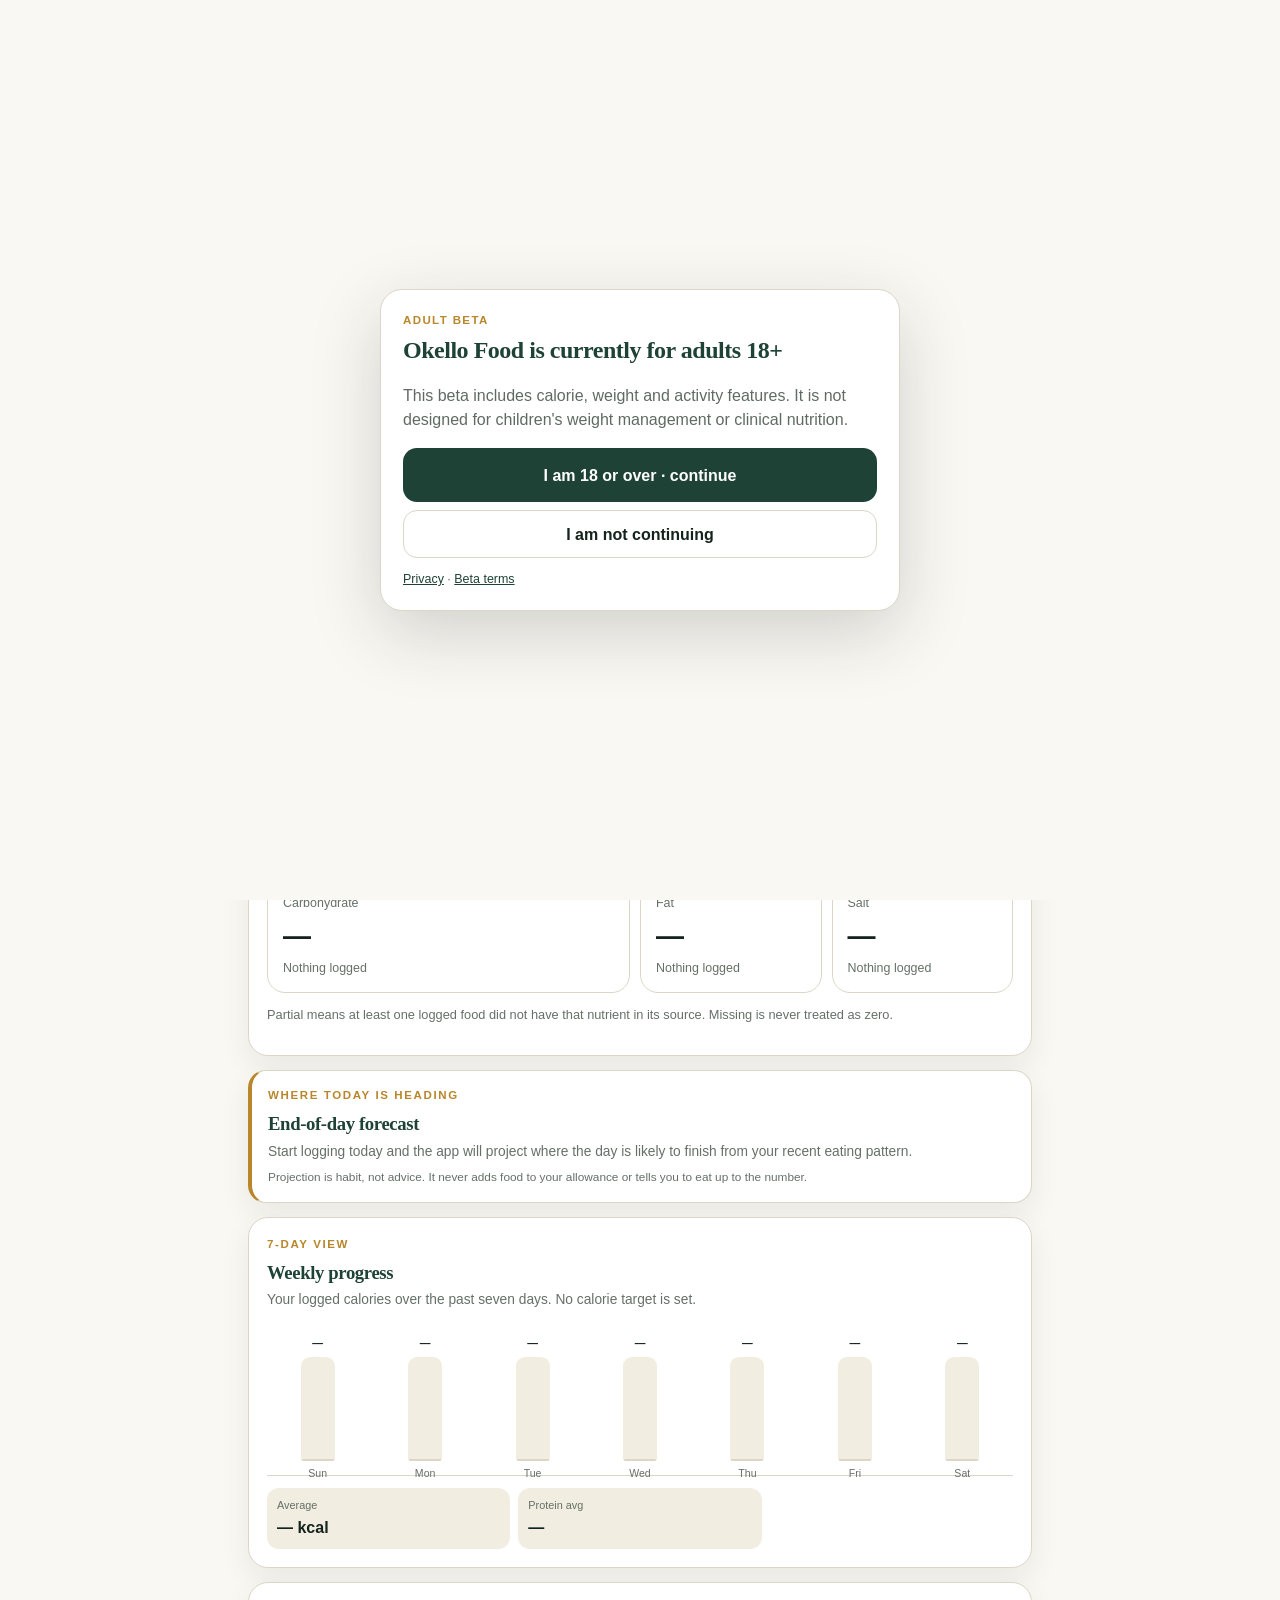
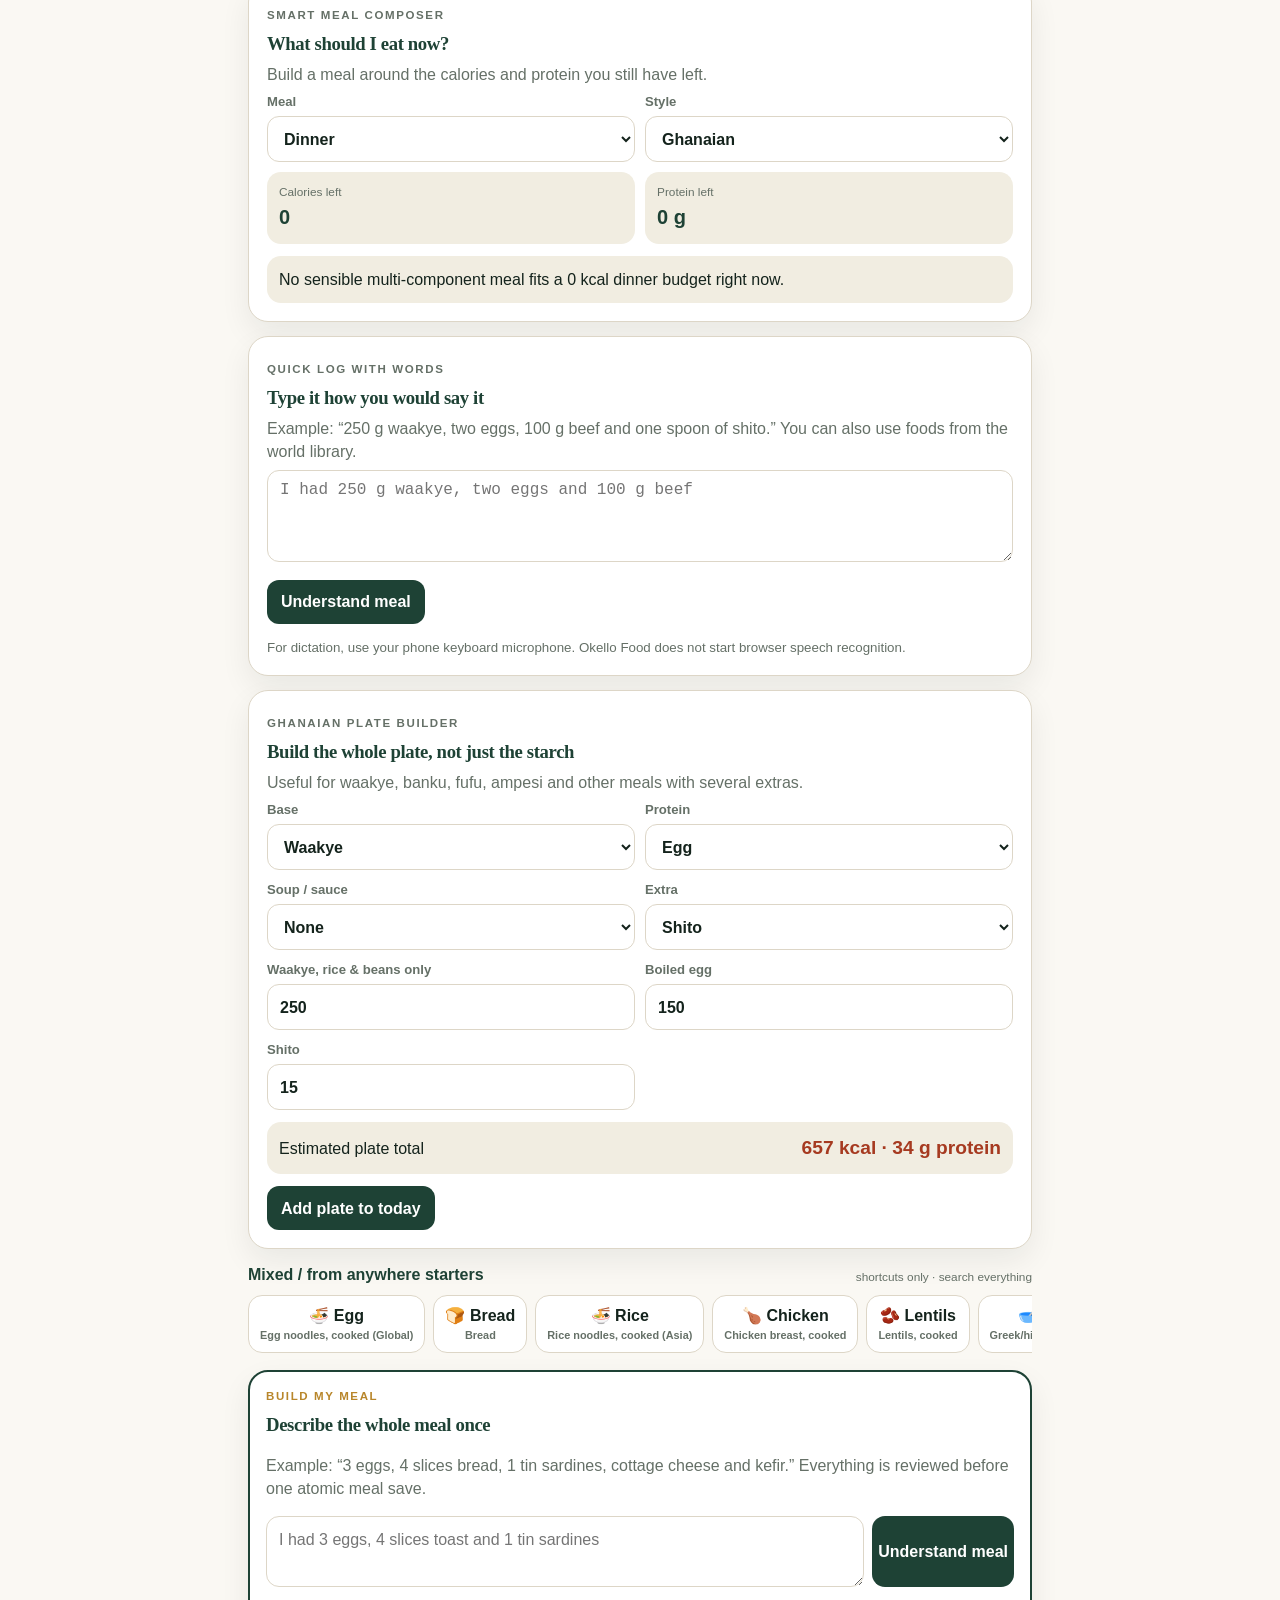
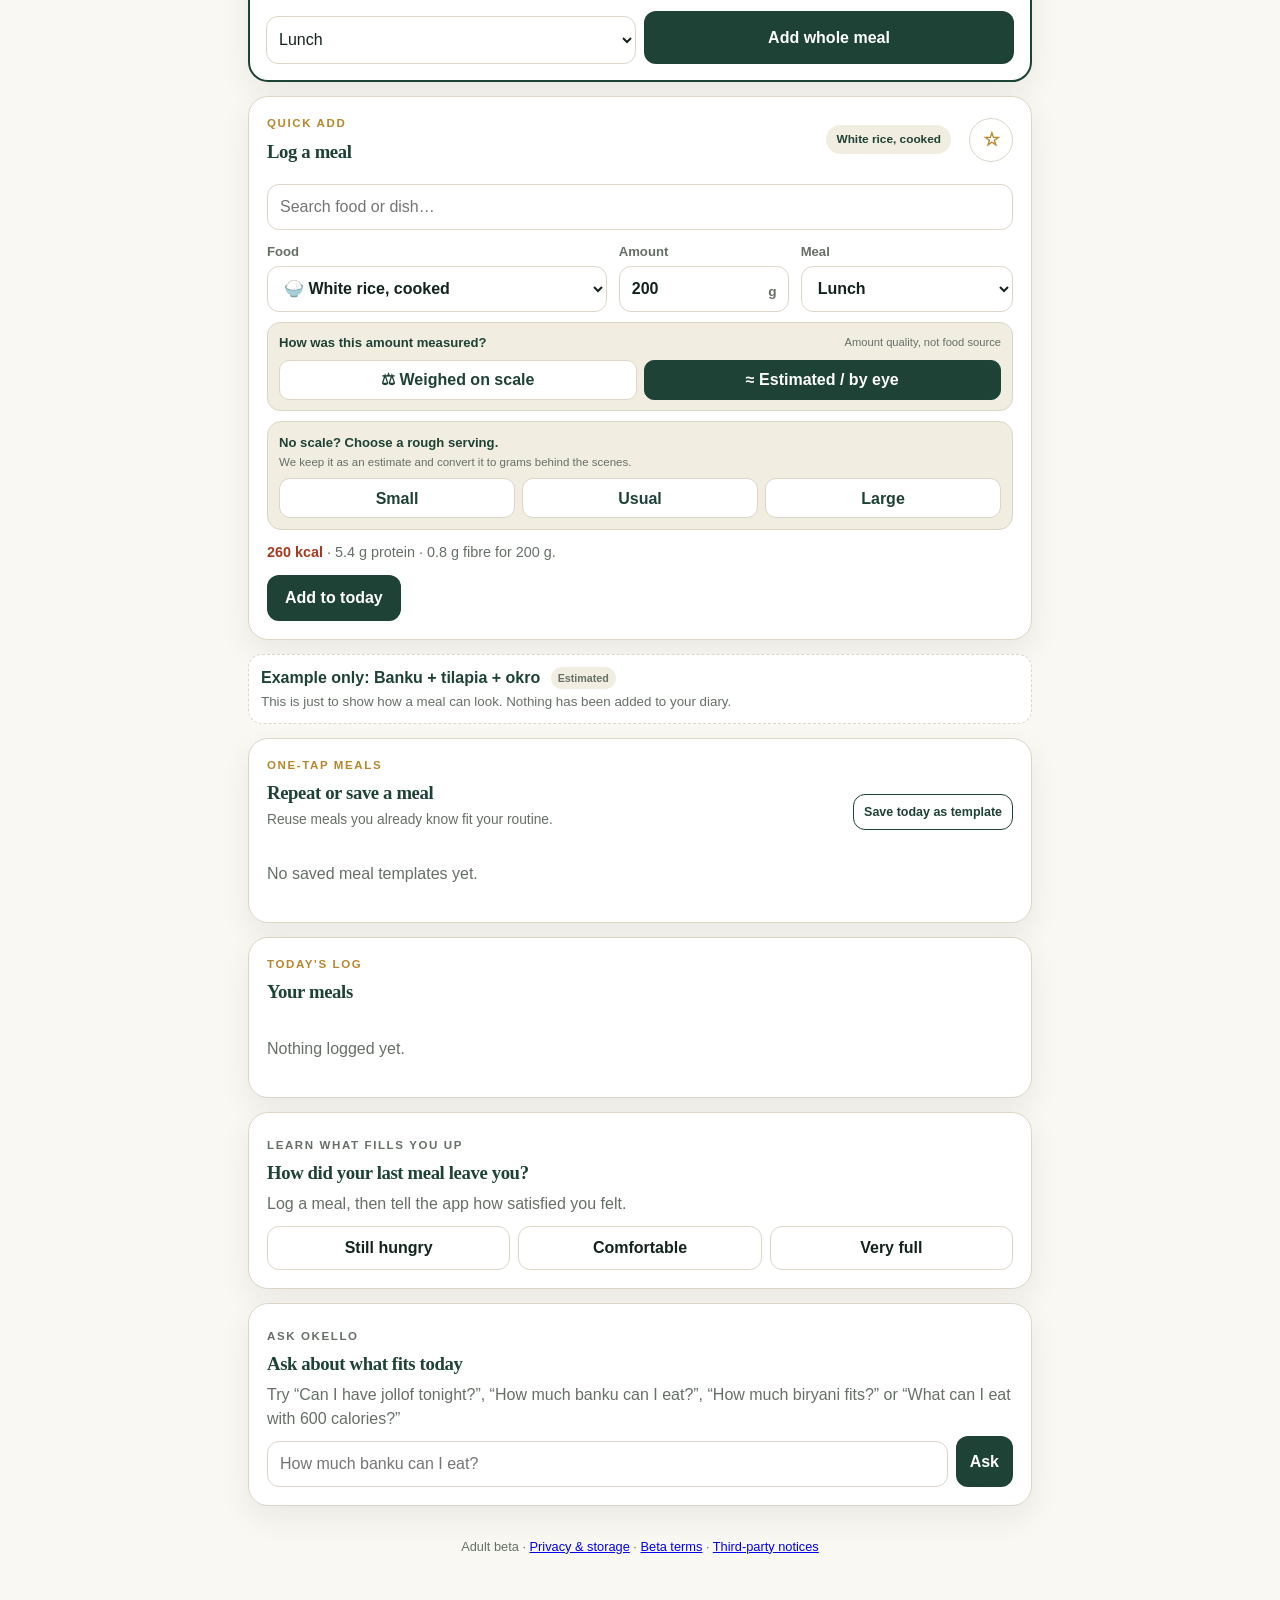
<file: app-v48.html>
<!DOCTYPE html>
<html lang="en-GB" class="targets-unconfirmed">
<head>
  <meta charset="utf-8">
  <meta name="viewport" content="width=device-width, initial-scale=1, viewport-fit=cover">
  <meta name="theme-color" content="#1E4235">
  <meta name="apple-mobile-web-app-capable" content="yes">
  <meta name="apple-mobile-web-app-status-bar-style" content="default">
  <meta name="apple-mobile-web-app-title" content="Okello Food">
  <meta name="format-detection" content="telephone=no">
  <meta name="okello-build-id" content="v48-static-20261016-housekeeping-1">
  <title>Okello Food Tracker</title>
  <link rel="manifest" href="manifest.webmanifest">
  <link rel="apple-touch-icon" href="assets/icon-192.png">
  <link rel="icon" href="assets/icon-192.png">
  <link rel="stylesheet" href="styles.css?v=48">
  <style id="target-safety-first-paint">html.targets-unconfirmed .progress-wrap,html.targets-unconfirmed .smart-box{display:none!important}</style>
</head>
<body>
  <div class="app-shell">
    <header class="masthead">
      <div>
        <p class="eyebrow">PERSONAL FOOD TRACKER</p>
        <h1>Okello Food</h1>
        <p class="standfirst">Food from around the world, understood in portions that make sense. West African depth, global usefulness, and your own foods when the library does not know them yet.</p>
      </div>
      <button id="installBtn" class="ghost-btn install-btn" hidden type="button">Add to Home Screen</button>
    </header>

    <section id="v44PrimaryQuestion" class="v44-question" aria-labelledby="v44PrimaryQuestionTitle">
      <h2 id="v44PrimaryQuestionTitle">What did you eat?</h2>
      <p>Search the food first. You can be approximate about the amount.</p>
    </section>

    <nav class="tabs" aria-label="Main sections">
      <button class="tab active" data-tab="today" type="button">Today</button>
      <button class="tab" data-tab="foods" type="button">Foods</button>
      <button class="tab" data-tab="recipes" type="button">Recipes</button>
      <button class="tab" data-tab="history" type="button">History</button>
      <button class="tab" data-tab="settings" type="button">Settings</button>
    </nav>

    <main>
      <section id="tab-today" class="panel active" aria-labelledby="todayTitle">
        <div class="date-row">
          <div><p class="eyebrow">TODAY</p><h2 id="todayTitle"></h2></div>
          <button id="clearTodayBtn" class="text-btn danger" type="button">Clear log</button>
        </div>

        <div class="score-grid">
          <article class="score-card hero-score"><span>Calories</span><strong id="todayCalories">0</strong><small id="calRemainText">Target not set yet</small></article>
          <article class="score-card"><span>Protein</span><strong id="todayProtein">0 g</strong><small id="proteinRemainText">Target not set yet</small></article>
          <article class="score-card"><span>Fibre</span><strong id="todayFibre">0 g</strong><small>From logged foods</small></article>
          <article class="score-card"><span>Salt</span><strong id="todaySalt">—</strong><small id="saltNote">No salt data for today's foods yet</small></article>
        </div>
        <div class="progress-wrap" aria-label="Calorie target progress"><div id="calorieBar" class="progress-bar"></div></div>

        <section class="card quick-add-card">
          <div class="section-heading"><div><p class="eyebrow">QUICK ADD</p><h3>Log a meal</h3></div><span id="selectedFoodBadge" class="pill">Choose a food</span></div>
          <div class="food-search-wrap"><input id="foodSearch" type="search" placeholder="Search food or dish…" autocomplete="off" aria-label="Search foods"><div id="foodSuggestions" class="suggestions" hidden></div></div>
          <div class="form-grid">
            <label>Food<select id="foodSelect"></select></label>
            <label>Amount<div class="input-with-unit"><input id="gramsInput" type="number" inputmode="decimal" min="1" max="5000" value="200"><span>g</span></div></label>
            <label>Meal<select id="mealSelect"><option>Lunch</option><option>Dinner</option><option>Snack</option><option>Other</option></select></label>
          </div>
          <div class="smart-box" aria-live="polite"><div><span class="smart-label">SMART PORTION</span><strong id="smartPortion">—</strong><small id="smartPortionNote">Choose a food first.</small></div><button id="useSmartPortionBtn" class="secondary-btn mini" type="button">Use suggestion</button></div>
          <div id="quickCalc" class="calc-readout" aria-live="polite"></div>
          <button id="addFoodBtn" class="primary-btn" type="button">Add to today</button>
        </section>

        <section class="card"><div class="section-heading"><div><p class="eyebrow">TODAY'S LOG</p><h3>Your meals</h3></div></div><div id="todayLog" class="log-list empty-state">Nothing logged yet.</div></section>
      </section>

      <section id="tab-foods" class="panel" aria-labelledby="foodsTitle">
        <div class="section-heading top-gap"><div><p class="eyebrow">BROWSE FOODS</p><h2 id="foodsTitle">Foods from around the world</h2></div></div>
        <p class="lede">Search everyday staples and dishes across regions. West African foods have deeper coverage today; every region remains searchable, and packet labels or your own recipes are preferred when they are better evidence.</p>
        <input id="librarySearch" class="full-search" type="search" placeholder="Search foods, dishes or cuisines..." aria-label="Search the food library">
        <div class="chips" id="categoryChips"></div>
        <div id="foodLibrary" class="food-grid"></div>

        <section class="card custom-food-card">
          <p class="eyebrow">ADD ANY FOOD</p><h3>Save a food that is not on the list</h3>
          <p class="muted">For packaged food, enter or scan the barcode and I will try to pull the nutrition automatically. If it is not found, copy the values from the label per 100 g.</p>
          <div class="barcode-row"><label>Barcode<input id="barcodeInput" type="text" inputmode="numeric" autocomplete="off" placeholder="e.g. 5000112637922"></label><button id="lookupBarcodeBtn" class="secondary-btn" type="button">Look up</button></div>
          <div id="barcodeStatus" class="lookup-status" aria-live="polite"></div><div id="barcodePreview" class="barcode-preview" hidden></div>
          <div class="form-grid custom-grid">
            <label>Name<input id="customName" type="text" placeholder="e.g. My seeded bread"></label>
            <label>Category<select id="customCategory"><option>Starch</option><option>Protein</option><option>Beans</option><option>Vegetables</option><option>Dairy</option><option>Extras</option><option>Soup</option><option>Complete meal</option><option selected>Custom</option></select></label>
            <label>kcal / 100 g<input id="customKcal" type="number" min="0" step="0.1" inputmode="decimal"></label>
            <label>Protein / 100 g<input id="customProtein" type="number" min="0" step="0.1" inputmode="decimal"></label>
            <label>Fibre / 100 g<input id="customFibre" type="number" min="0" step="0.1" inputmode="decimal"></label>
            <label>Usual serving (g)<input id="customPortion" type="number" min="1" value="100" inputmode="decimal"></label>
          </div>
          <div class="smart-box compact"><div><span class="smart-label">SUGGESTED SERVING NOW</span><strong id="customSmartPortion">—</strong><small id="customSmartNote">Add calories per 100 g to calculate.</small></div></div>
          <button id="saveCustomFoodBtn" class="primary-btn" type="button">Save custom food</button>
        </section>
      </section>

      <section id="tab-recipes" class="panel" aria-labelledby="recipesTitle">
        <div class="section-heading top-gap"><div><p class="eyebrow">RECIPE CALCULATOR</p><h2 id="recipesTitle">Calculate the whole pot once</h2></div></div>
        <p class="lede">Use this for jollof, curries, soups, stews, pasta sauces, biryani, chilli and any home-cooked dish where oil and ingredients vary.</p>
        <section class="card">
          <div class="form-grid two-col"><label>Recipe name<input id="recipeName" type="text" placeholder="e.g. Sunday okro soup"></label><label>Finished pot weight (g)<input id="recipeFinalWeight" type="number" min="1" inputmode="decimal" placeholder="e.g. 3200"></label></div>
          <p class="lede" style="margin:0 0 10px;font-size:.9rem">Use the <strong>raw ingredient</strong> options for anything that goes into the pot uncooked. Picking a cooked food for raw rice or raw meat undercounts the whole pot.</p>
          <div class="recipe-add-row"><select id="recipeFoodSelect"></select><div class="input-with-unit"><input id="recipeIngredientGrams" type="number" min="1" value="100" inputmode="decimal"><span>g</span></div><button id="addIngredientBtn" class="secondary-btn" type="button">Add ingredient</button></div>
          <div id="ingredientList" class="ingredient-list empty-state">No ingredients yet.</div>
          <div id="recipeResult" class="recipe-result" hidden><div><span>Whole pot</span><strong id="recipeTotalCalories">0 kcal</strong></div><div><span>Per 100 g</span><strong id="recipePer100">0 kcal</strong></div><div><span>Protein / 100 g</span><strong id="recipeProtein100">0 g</strong></div></div>
          <div class="button-row"><button id="calculateRecipeBtn" class="secondary-btn" type="button">Calculate</button><button id="saveRecipeBtn" class="primary-btn" type="button">Save recipe</button></div>
          <p class="tiny-note">For bone-in meat, nutrition is approximate unless you use edible meat weight. Water loss changes the finished weight, which is why weighing the finished pot matters.</p>
        </section>
        <section class="card"><div class="section-heading"><div><p class="eyebrow">SAVED RECIPES</p><h3>Your pots</h3></div></div><div id="savedRecipes" class="log-list empty-state">No saved recipes yet.</div></section>
      </section>

      <section id="tab-history" class="panel" aria-labelledby="historyTitle"><div class="section-heading top-gap"><div><p class="eyebrow">HISTORY</p><h2 id="historyTitle">Daily totals</h2></div></div><div id="historyList" class="history-list empty-state">Your completed days will appear here.</div></section>

      <section id="tab-settings" class="panel" aria-labelledby="settingsTitle">
        <div class="section-heading top-gap"><div><p class="eyebrow">SETTINGS</p><h2 id="settingsTitle">Your targets</h2></div></div>
        <section class="card"><div class="form-grid two-col"><label>Daily calorie target<input id="targetCalories" type="number" min="1200" max="6000" placeholder="Enter your target"></label><label>Daily protein target (g)<input id="targetProtein" type="number" min="20" max="400" placeholder="Enter your target"></label></div><button id="saveTargetsBtn" class="primary-btn" type="button">Save targets</button><p class="tiny-note">For new users, target-based guidance stays off until you choose and confirm your own targets.</p></section>
        <section class="card"><p class="eyebrow">SMART PORTIONS</p><h3>Built around your eating pattern</h3><p class="muted">If you have confirmed your own targets, the suggestion engine uses them as a practical budget and keeps habit learning separate from recommendation.</p><p class="tiny-note">A Smart Portion is a starting estimate, not a requirement. Your direct amount entry always wins.</p></section>
        <section class="card"><p class="eyebrow">BACKUP</p><h3>Keep your history safe</h3><p class="muted">Your data stays on this device. Export a backup occasionally, especially before changing phones or clearing browser website data.</p><div class="button-row"><button id="exportBtn" class="secondary-btn" type="button">Export backup</button><label class="secondary-btn file-label">Import backup<input id="importInput" type="file" accept="application/json" hidden></label></div></section>
        <section class="card install-help"><p class="eyebrow">INSTALL</p><h3>Keep Okello Food on your Home Screen</h3><p class="muted"><strong>iPhone:</strong> open in Safari, tap Share, then Add to Home Screen.</p><p class="muted"><strong>Android:</strong> open in Chrome, open the menu, then choose Install app or Add to Home screen.</p><p class="tiny-note">Once installed, core logging can work offline. Online packaged-product search and new barcode lookups still need a connection.</p></section>
        <section class="card disclaimer"><p class="eyebrow">NOTE</p><p>Nutrition figures are practical estimates, not laboratory measurements. Mixed dishes from every cuisine can vary sharply by recipe, especially oil-heavy meals, curries, soups, stews, rice dishes and takeaways. Use packet labels, barcode data or your own recipe calculator where you can.</p></section>
      </section>
    </main>

    <footer class="tiny-note" style="padding:18px 4px 34px;text-align:center">
      Adult beta · <a href="privacy.html">Privacy & storage</a> · <a href="beta-terms.html">Beta terms</a> · <a href="third-party-notices.html">Third-party notices</a>
    </footer>
  </div>
  <div id="toast" class="toast" role="status" aria-live="polite"></div>
  <script>
    (() => {
      const question = document.getElementById('v44PrimaryQuestion');
      if (!question) return;
      const reconcile = () => {
        const hub = document.querySelector('.global-hub');
        if (!hub) return false;
        if (question.parentElement !== hub) hub.insertBefore(question, hub.firstChild);
        hub.querySelectorAll('.v44-question').forEach(node => {
          if (node !== question) node.remove();
        });
        return !!window.OkelloFirstRunV44;
      };
      const observer = new MutationObserver(() => {
        if (reconcile()) observer.disconnect();
      });
      observer.observe(document.body, {childList:true, subtree:true});
      reconcile();
      setTimeout(() => observer.disconnect(), 10000);
    })();
  </script>
  <script src="bootstrap-v14.js?v=48" defer></script>
</body>
</html>
</file>
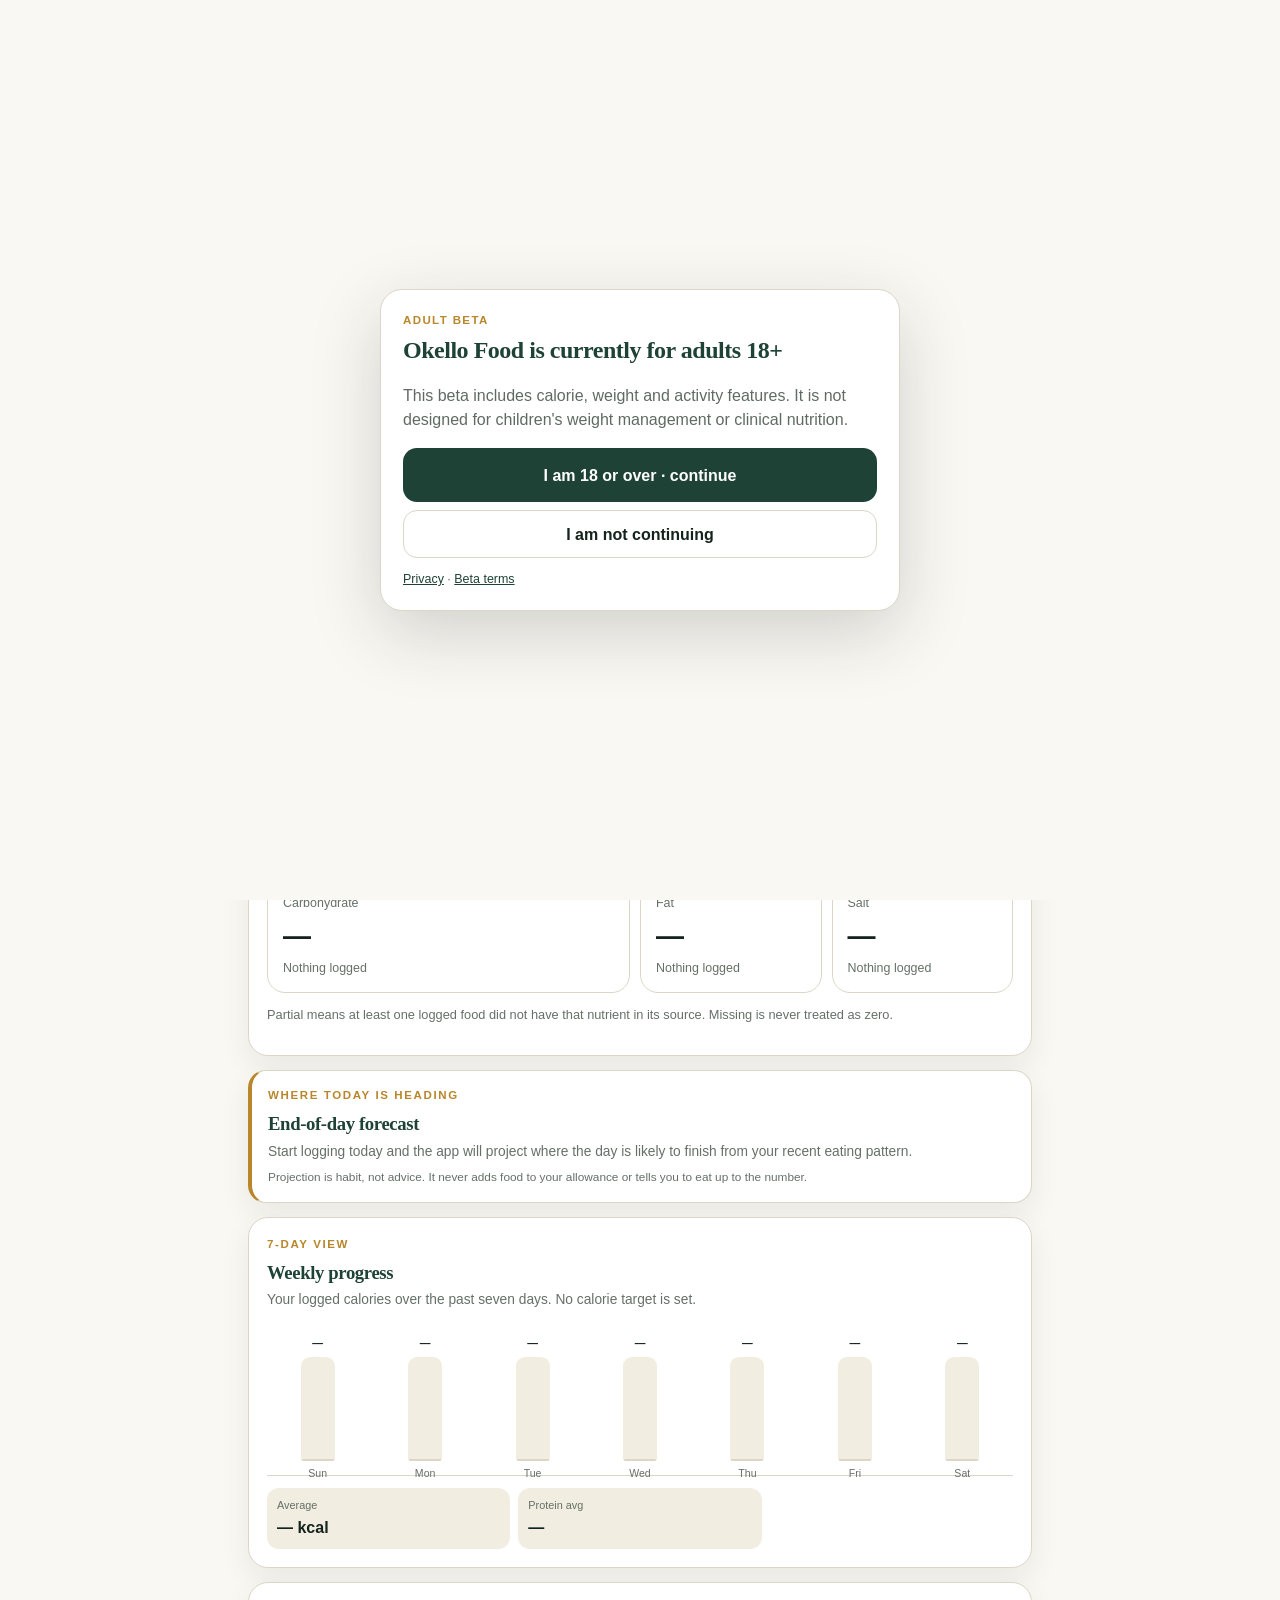
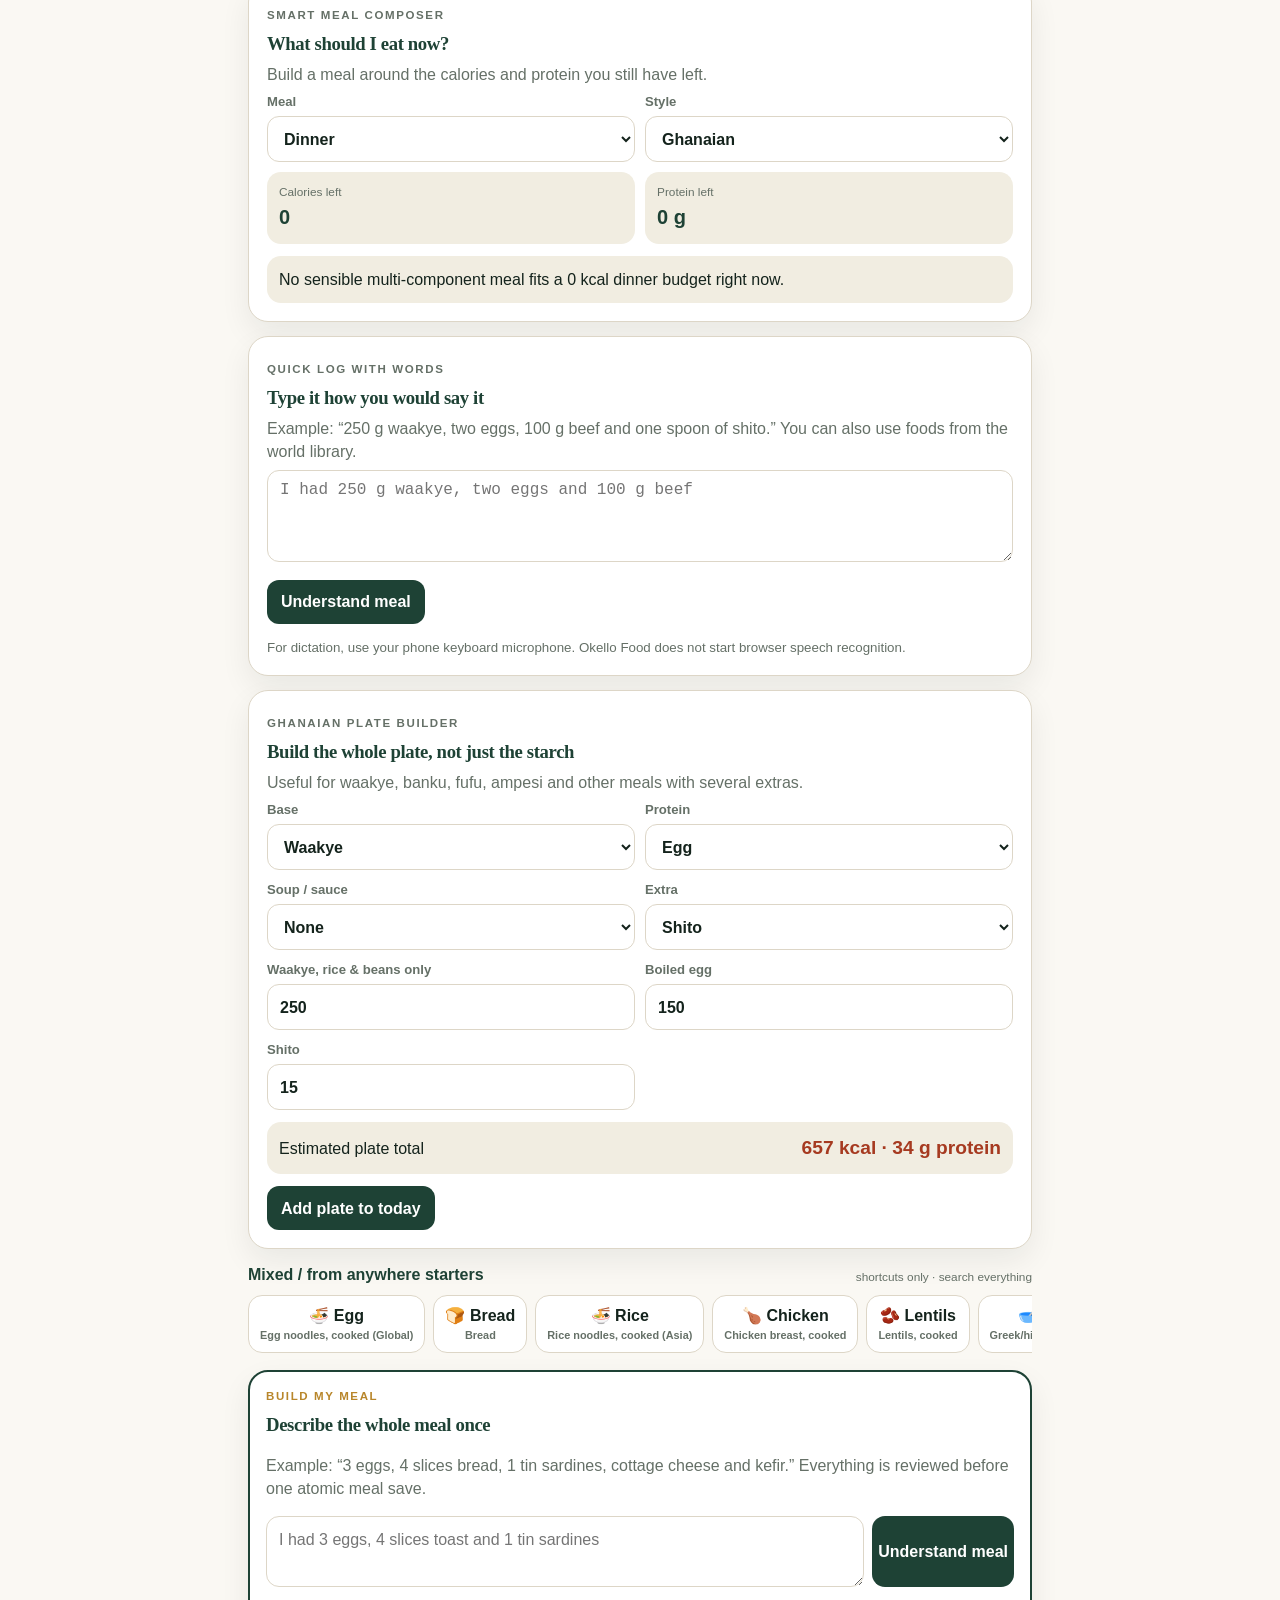
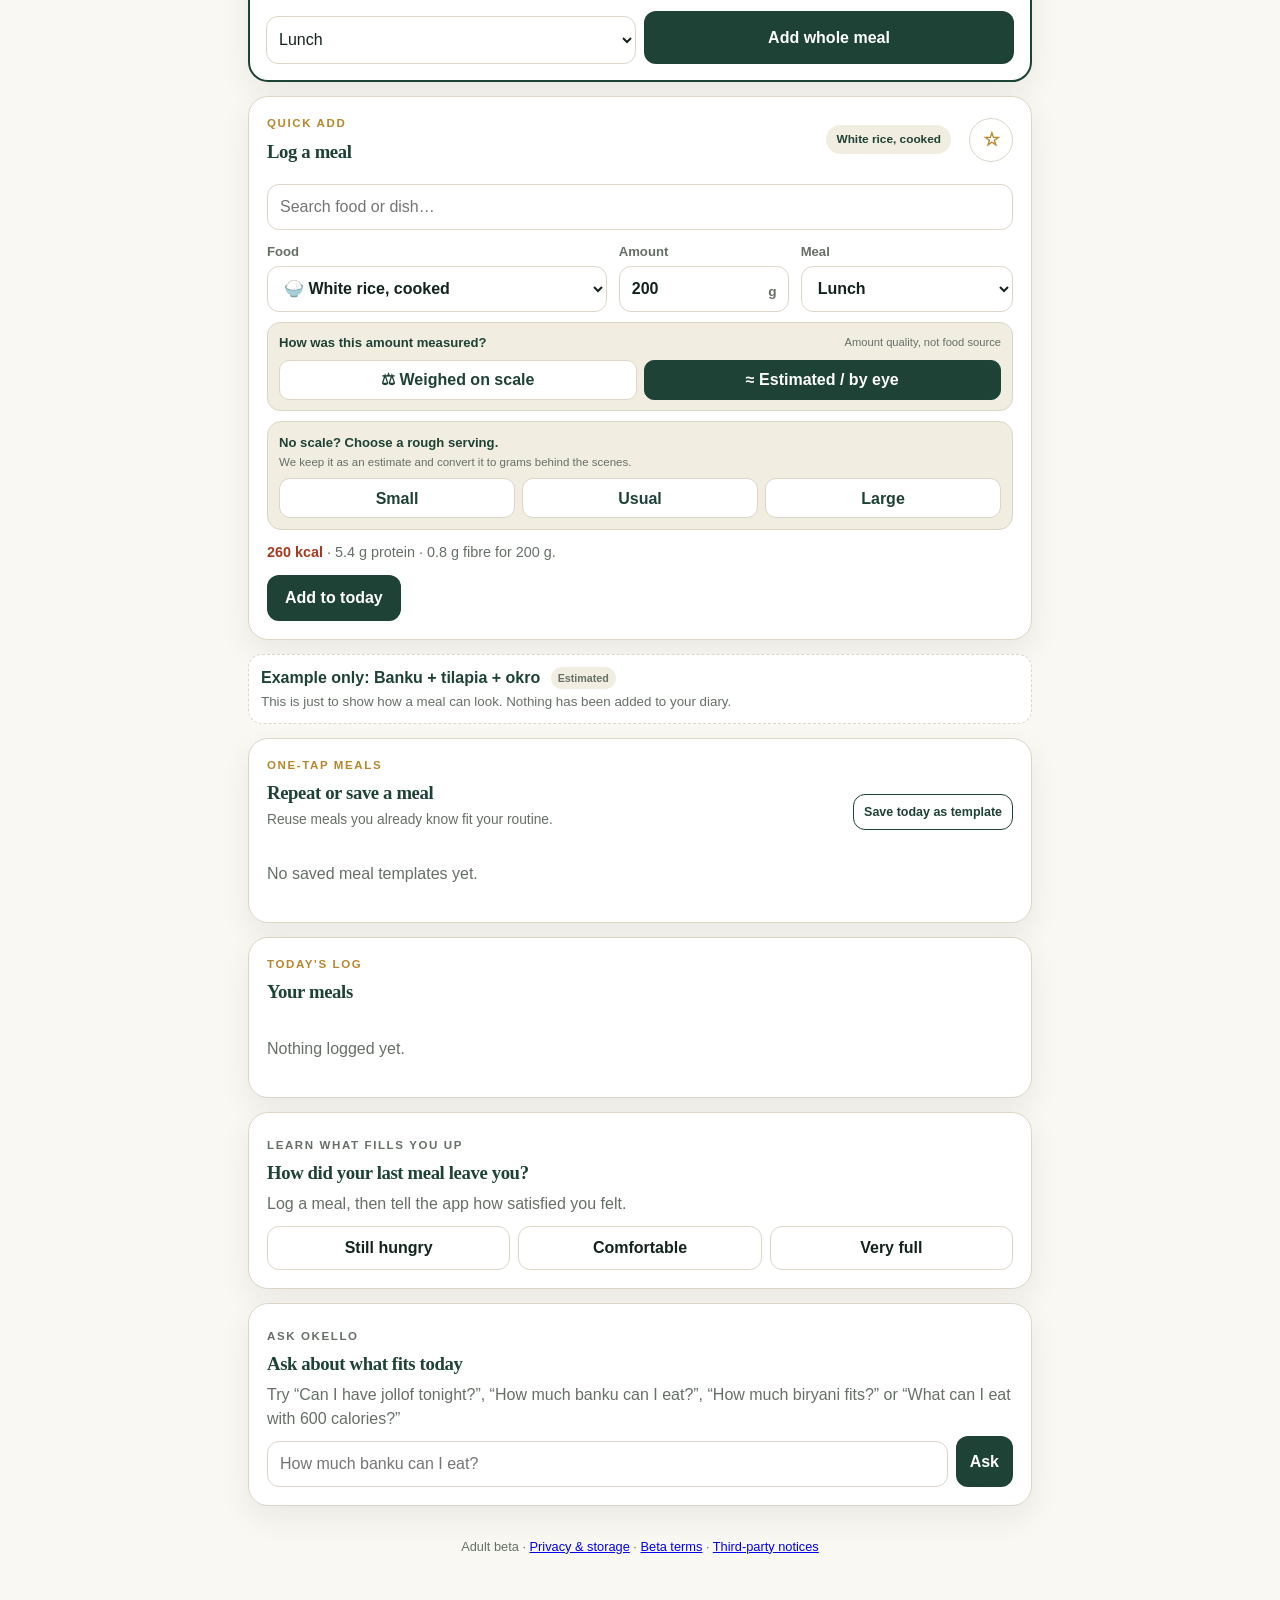
<file: app-v49.html>
<!DOCTYPE html>
<html lang="en-GB" class="targets-unconfirmed">
<head>
  <meta charset="utf-8">
  <meta name="viewport" content="width=device-width, initial-scale=1, viewport-fit=cover">
  <meta name="theme-color" content="#1E4235">
  <meta name="apple-mobile-web-app-capable" content="yes">
  <meta name="apple-mobile-web-app-status-bar-style" content="default">
  <meta name="apple-mobile-web-app-title" content="Okello Food">
  <meta name="format-detection" content="telephone=no">
  <meta name="okello-build-id" content="v49-static-20261016-repository-salt-1">
  <title>Okello Food Tracker</title>
  <link rel="manifest" href="manifest.webmanifest">
  <link rel="apple-touch-icon" href="assets/icon-192.png">
  <link rel="icon" href="assets/icon-192.png">
  <link rel="stylesheet" href="styles.css?v=49">
  <style id="target-safety-first-paint">html.targets-unconfirmed .progress-wrap,html.targets-unconfirmed .smart-box{display:none!important}</style>
</head>
<body>
  <div class="app-shell">
    <header class="masthead">
      <div>
        <p class="eyebrow">PERSONAL FOOD TRACKER</p>
        <h1>Okello Food</h1>
        <p class="standfirst">Food from around the world, understood in portions that make sense. West African depth, global usefulness, and your own foods when the library does not know them yet.</p>
      </div>
      <button id="installBtn" class="ghost-btn install-btn" hidden type="button">Add to Home Screen</button>
    </header>

    <section id="v44PrimaryQuestion" class="v44-question" aria-labelledby="v44PrimaryQuestionTitle">
      <h2 id="v44PrimaryQuestionTitle">What did you eat?</h2>
      <p>Search the food first. You can be approximate about the amount.</p>
    </section>

    <nav class="tabs" aria-label="Main sections">
      <button class="tab active" data-tab="today" type="button">Today</button>
      <button class="tab" data-tab="foods" type="button">Foods</button>
      <button class="tab" data-tab="recipes" type="button">Recipes</button>
      <button class="tab" data-tab="history" type="button">History</button>
      <button class="tab" data-tab="settings" type="button">Settings</button>
    </nav>

    <main>
      <section id="tab-today" class="panel active" aria-labelledby="todayTitle">
        <div class="date-row">
          <div><p class="eyebrow">TODAY</p><h2 id="todayTitle"></h2></div>
          <button id="clearTodayBtn" class="text-btn danger" type="button">Clear log</button>
        </div>

        <div class="score-grid">
          <article class="score-card hero-score"><span>Calories</span><strong id="todayCalories">0</strong><small id="calRemainText">Target not set yet</small></article>
          <article class="score-card"><span>Protein</span><strong id="todayProtein">0 g</strong><small id="proteinRemainText">Target not set yet</small></article>
          <article class="score-card"><span>Fibre</span><strong id="todayFibre">0 g</strong><small>From logged foods</small></article>
          <article class="score-card"><span>Salt</span><strong id="todaySalt">—</strong><small id="saltNote">No salt data for today's foods yet</small></article>
        </div>
        <div class="progress-wrap" aria-label="Calorie target progress"><div id="calorieBar" class="progress-bar"></div></div>

        <section class="card quick-add-card">
          <div class="section-heading"><div><p class="eyebrow">QUICK ADD</p><h3>Log a meal</h3></div><span id="selectedFoodBadge" class="pill">Choose a food</span></div>
          <div class="food-search-wrap"><input id="foodSearch" type="search" placeholder="Search food or dish…" autocomplete="off" aria-label="Search foods"><div id="foodSuggestions" class="suggestions" hidden></div></div>
          <div class="form-grid">
            <label>Food<select id="foodSelect"></select></label>
            <label>Amount<div class="input-with-unit"><input id="gramsInput" type="number" inputmode="decimal" min="1" max="5000" value="200"><span>g</span></div></label>
            <label>Meal<select id="mealSelect"><option>Lunch</option><option>Dinner</option><option>Snack</option><option>Other</option></select></label>
          </div>
          <div class="smart-box" aria-live="polite"><div><span class="smart-label">SMART PORTION</span><strong id="smartPortion">—</strong><small id="smartPortionNote">Choose a food first.</small></div><button id="useSmartPortionBtn" class="secondary-btn mini" type="button">Use suggestion</button></div>
          <div id="quickCalc" class="calc-readout" aria-live="polite"></div>
          <button id="addFoodBtn" class="primary-btn" type="button">Add to today</button>
        </section>

        <section class="card"><div class="section-heading"><div><p class="eyebrow">TODAY'S LOG</p><h3>Your meals</h3></div></div><div id="todayLog" class="log-list empty-state">Nothing logged yet.</div></section>
      </section>

      <section id="tab-foods" class="panel" aria-labelledby="foodsTitle">
        <div class="section-heading top-gap"><div><p class="eyebrow">BROWSE FOODS</p><h2 id="foodsTitle">Foods from around the world</h2></div></div>
        <p class="lede">Search everyday staples and dishes across regions. West African foods have deeper coverage today; every region remains searchable, and packet labels or your own recipes are preferred when they are better evidence.</p>
        <input id="librarySearch" class="full-search" type="search" placeholder="Search foods, dishes or cuisines..." aria-label="Search the food library">
        <div class="chips" id="categoryChips"></div>
        <div id="foodLibrary" class="food-grid"></div>

        <section class="card custom-food-card">
          <p class="eyebrow">ADD ANY FOOD</p><h3>Save a food that is not on the list</h3>
          <p class="muted">For packaged food, enter or scan the barcode and I will try to pull the nutrition automatically. If it is not found, copy the values from the label per 100 g.</p>
          <div class="barcode-row"><label>Barcode<input id="barcodeInput" type="text" inputmode="numeric" autocomplete="off" placeholder="e.g. 5000112637922"></label><button id="lookupBarcodeBtn" class="secondary-btn" type="button">Look up</button></div>
          <div id="barcodeStatus" class="lookup-status" aria-live="polite"></div><div id="barcodePreview" class="barcode-preview" hidden></div>
          <div class="form-grid custom-grid">
            <label>Name<input id="customName" type="text" placeholder="e.g. My seeded bread"></label>
            <label>Category<select id="customCategory"><option>Starch</option><option>Protein</option><option>Beans</option><option>Vegetables</option><option>Dairy</option><option>Extras</option><option>Soup</option><option>Complete meal</option><option selected>Custom</option></select></label>
            <label>kcal / 100 g<input id="customKcal" type="number" min="0" step="0.1" inputmode="decimal"></label>
            <label>Protein / 100 g<input id="customProtein" type="number" min="0" step="0.1" inputmode="decimal"></label>
            <label>Fibre / 100 g<input id="customFibre" type="number" min="0" step="0.1" inputmode="decimal"></label>
            <label>Usual serving (g)<input id="customPortion" type="number" min="1" value="100" inputmode="decimal"></label>
          </div>
          <div class="smart-box compact"><div><span class="smart-label">SUGGESTED SERVING NOW</span><strong id="customSmartPortion">—</strong><small id="customSmartNote">Add calories per 100 g to calculate.</small></div></div>
          <button id="saveCustomFoodBtn" class="primary-btn" type="button">Save custom food</button>
        </section>
      </section>

      <section id="tab-recipes" class="panel" aria-labelledby="recipesTitle">
        <div class="section-heading top-gap"><div><p class="eyebrow">RECIPE CALCULATOR</p><h2 id="recipesTitle">Calculate the whole pot once</h2></div></div>
        <p class="lede">Use this for jollof, curries, soups, stews, pasta sauces, biryani, chilli and any home-cooked dish where oil and ingredients vary.</p>
        <section class="card">
          <div class="form-grid two-col"><label>Recipe name<input id="recipeName" type="text" placeholder="e.g. Sunday okro soup"></label><label>Finished pot weight (g)<input id="recipeFinalWeight" type="number" min="1" inputmode="decimal" placeholder="e.g. 3200"></label></div>
          <p class="lede" style="margin:0 0 10px;font-size:.9rem">Use the <strong>raw ingredient</strong> options for anything that goes into the pot uncooked. Picking a cooked food for raw rice or raw meat undercounts the whole pot.</p>
          <div class="recipe-add-row"><select id="recipeFoodSelect"></select><div class="input-with-unit"><input id="recipeIngredientGrams" type="number" min="1" value="100" inputmode="decimal"><span>g</span></div><button id="addIngredientBtn" class="secondary-btn" type="button">Add ingredient</button></div>
          <div id="ingredientList" class="ingredient-list empty-state">No ingredients yet.</div>
          <div id="recipeResult" class="recipe-result" hidden><div><span>Whole pot</span><strong id="recipeTotalCalories">0 kcal</strong></div><div><span>Per 100 g</span><strong id="recipePer100">0 kcal</strong></div><div><span>Protein / 100 g</span><strong id="recipeProtein100">0 g</strong></div></div>
          <div class="button-row"><button id="calculateRecipeBtn" class="secondary-btn" type="button">Calculate</button><button id="saveRecipeBtn" class="primary-btn" type="button">Save recipe</button></div>
          <p class="tiny-note">For bone-in meat, nutrition is approximate unless you use edible meat weight. Water loss changes the finished weight, which is why weighing the finished pot matters.</p>
        </section>
        <section class="card"><div class="section-heading"><div><p class="eyebrow">SAVED RECIPES</p><h3>Your pots</h3></div></div><div id="savedRecipes" class="log-list empty-state">No saved recipes yet.</div></section>
      </section>

      <section id="tab-history" class="panel" aria-labelledby="historyTitle"><div class="section-heading top-gap"><div><p class="eyebrow">HISTORY</p><h2 id="historyTitle">Daily totals</h2></div></div><div id="historyList" class="history-list empty-state">Your completed days will appear here.</div></section>

      <section id="tab-settings" class="panel" aria-labelledby="settingsTitle">
        <div class="section-heading top-gap"><div><p class="eyebrow">SETTINGS</p><h2 id="settingsTitle">Your targets</h2></div></div>
        <section class="card"><div class="form-grid two-col"><label>Daily calorie target<input id="targetCalories" type="number" min="1200" max="6000" placeholder="Enter your target"></label><label>Daily protein target (g)<input id="targetProtein" type="number" min="20" max="400" placeholder="Enter your target"></label></div><button id="saveTargetsBtn" class="primary-btn" type="button">Save targets</button><p class="tiny-note">For new users, target-based guidance stays off until you choose and confirm your own targets.</p></section>
        <section class="card"><p class="eyebrow">SMART PORTIONS</p><h3>Built around your eating pattern</h3><p class="muted">If you have confirmed your own targets, the suggestion engine uses them as a practical budget and keeps habit learning separate from recommendation.</p><p class="tiny-note">A Smart Portion is a starting estimate, not a requirement. Your direct amount entry always wins.</p></section>
        <section class="card"><p class="eyebrow">BACKUP</p><h3>Keep your history safe</h3><p class="muted">Your data stays on this device. Export a backup occasionally, especially before changing phones or clearing browser website data.</p><div class="button-row"><button id="exportBtn" class="secondary-btn" type="button">Export backup</button><label class="secondary-btn file-label">Import backup<input id="importInput" type="file" accept="application/json" hidden></label></div></section>
        <section class="card install-help"><p class="eyebrow">INSTALL</p><h3>Keep Okello Food on your Home Screen</h3><p class="muted"><strong>iPhone:</strong> open in Safari, tap Share, then Add to Home Screen.</p><p class="muted"><strong>Android:</strong> open in Chrome, open the menu, then choose Install app or Add to Home screen.</p><p class="tiny-note">Once installed, core logging can work offline. Online packaged-product search and new barcode lookups still need a connection.</p></section>
        <section class="card disclaimer"><p class="eyebrow">NOTE</p><p>Nutrition figures are practical estimates, not laboratory measurements. Mixed dishes from every cuisine can vary sharply by recipe, especially oil-heavy meals, curries, soups, stews, rice dishes and takeaways. Use packet labels, barcode data or your own recipe calculator where you can.</p></section>
      </section>
    </main>

    <footer class="tiny-note" style="padding:18px 4px 34px;text-align:center">
      Adult beta · <a href="privacy.html">Privacy & storage</a> · <a href="beta-terms.html">Beta terms</a> · <a href="third-party-notices.html">Third-party notices</a>
    </footer>
  </div>
  <div id="toast" class="toast" role="status" aria-live="polite"></div>
  <script>
    (() => {
      const question = document.getElementById('v44PrimaryQuestion');
      if (!question) return;
      const reconcile = () => {
        const hub = document.querySelector('.global-hub');
        if (!hub) return false;
        if (question.parentElement !== hub) hub.insertBefore(question, hub.firstChild);
        hub.querySelectorAll('.v44-question').forEach(node => {
          if (node !== question) node.remove();
        });
        return !!window.OkelloFirstRunV44;
      };
      const observer = new MutationObserver(() => {
        if (reconcile()) observer.disconnect();
      });
      observer.observe(document.body, {childList:true, subtree:true});
      reconcile();
      setTimeout(() => observer.disconnect(), 10000);
    })();
  </script>
  <script src="bootstrap-v14.js?v=49" defer></script>
</body>
</html>
</file>
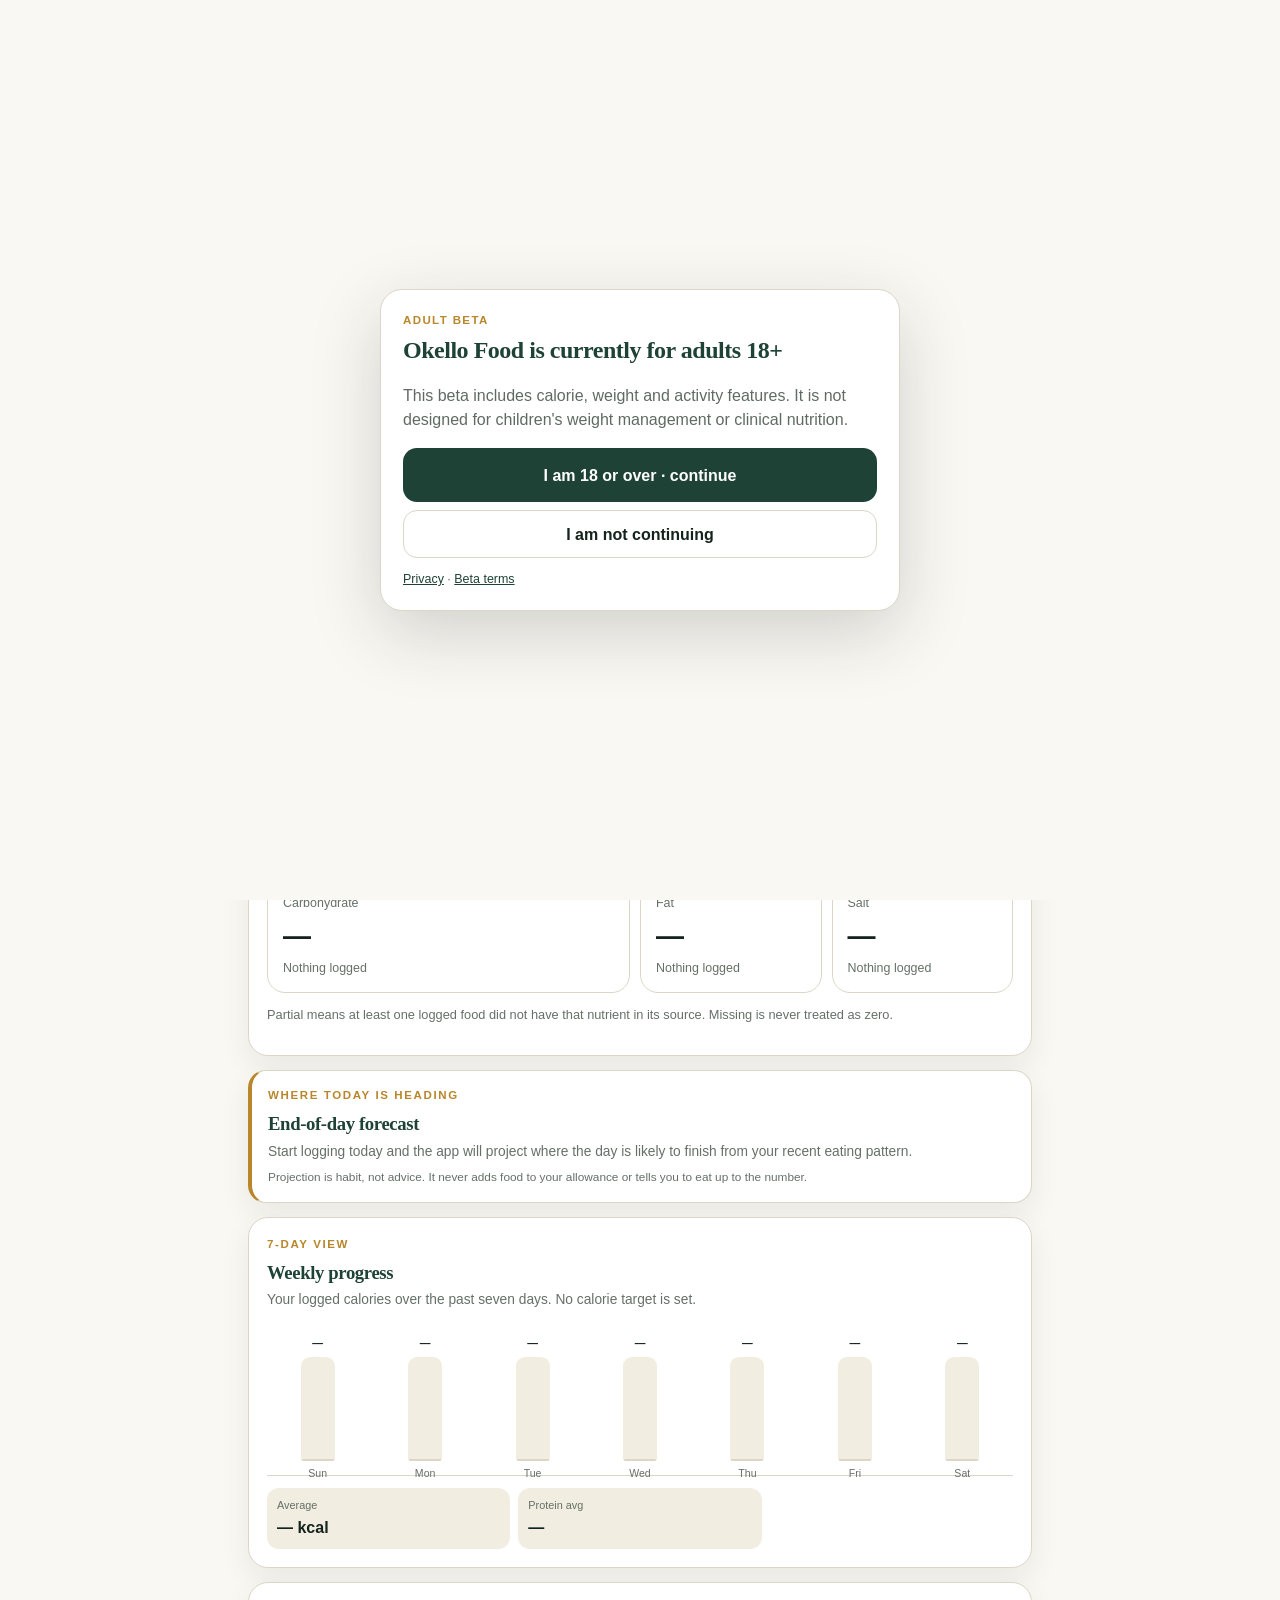
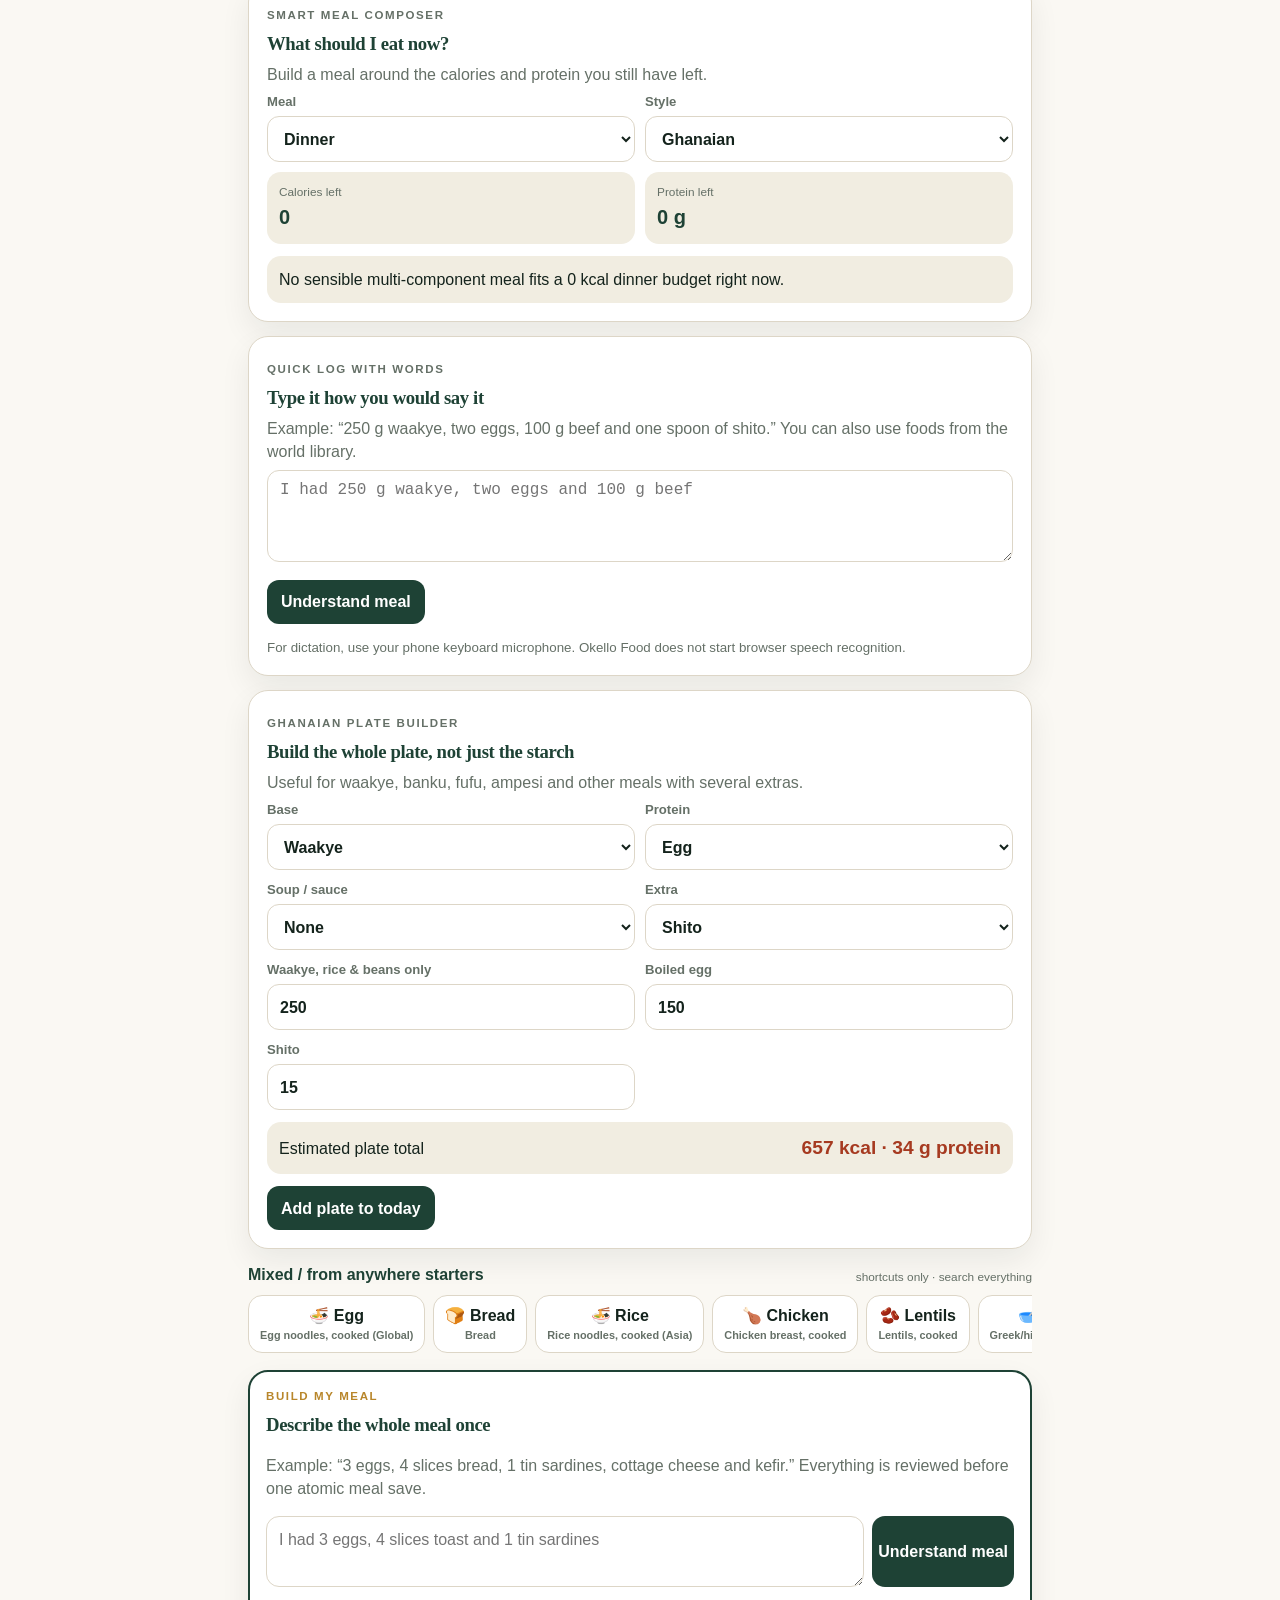
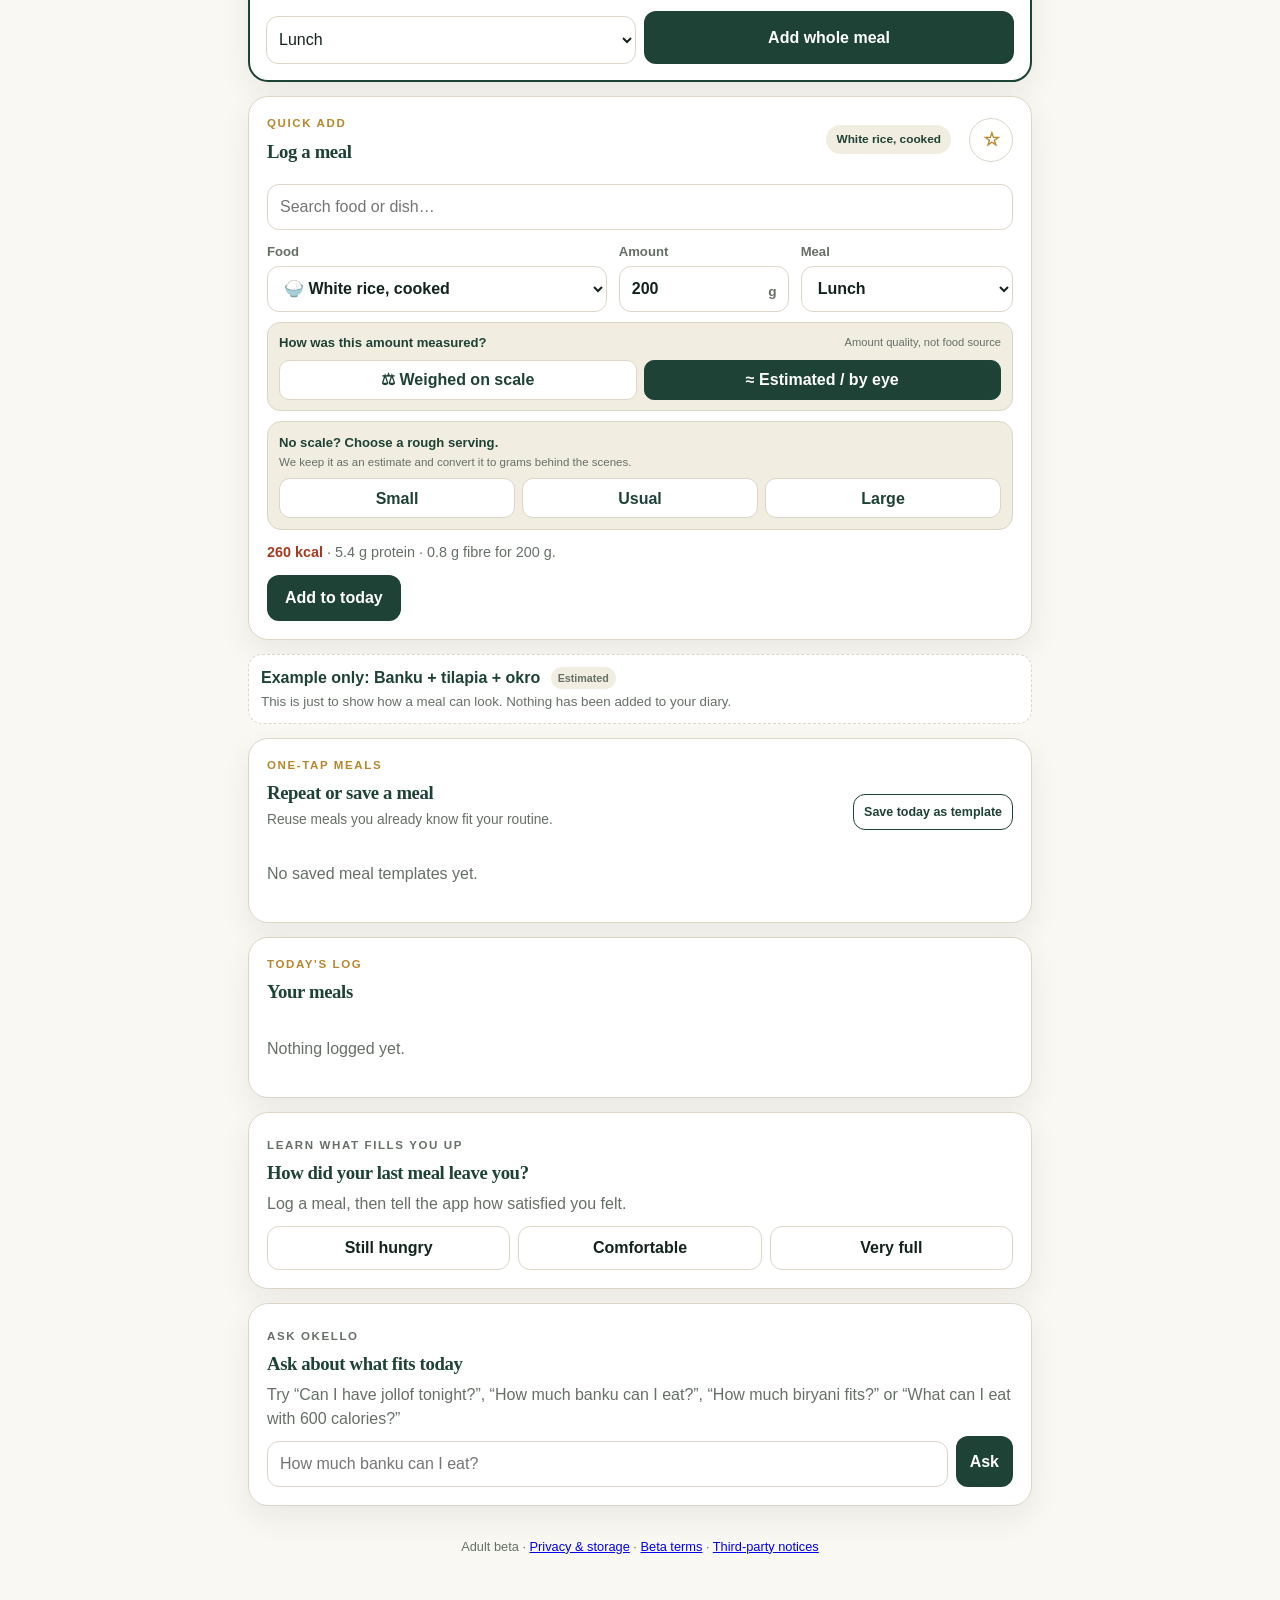
<file: app-v50.html>
<!DOCTYPE html>
<html lang="en-GB" class="targets-unconfirmed">
<head>
  <meta charset="utf-8">
  <meta name="viewport" content="width=device-width, initial-scale=1, viewport-fit=cover">
  <meta name="theme-color" content="#1E4235">
  <meta name="apple-mobile-web-app-capable" content="yes">
  <meta name="apple-mobile-web-app-status-bar-style" content="default">
  <meta name="apple-mobile-web-app-title" content="Okello Food">
  <meta name="format-detection" content="telephone=no">
  <meta name="okello-build-id" content="v50-static-20261016-reflection-1">
  <title>Okello Food Tracker</title>
  <link rel="manifest" href="manifest.webmanifest">
  <link rel="apple-touch-icon" href="assets/icon-192.png">
  <link rel="icon" href="assets/icon-192.png">
  <link rel="stylesheet" href="styles.css?v=50">
  <style id="target-safety-first-paint">html.targets-unconfirmed .progress-wrap,html.targets-unconfirmed .smart-box{display:none!important}</style>
</head>
<body>
  <div class="app-shell">
    <header class="masthead">
      <div>
        <p class="eyebrow">PERSONAL FOOD TRACKER</p>
        <h1>Okello Food</h1>
        <p class="standfirst">Food from around the world, understood in portions that make sense. West African depth, global usefulness, and your own foods when the library does not know them yet.</p>
      </div>
      <button id="installBtn" class="ghost-btn install-btn" hidden type="button">Add to Home Screen</button>
    </header>

    <section id="v44PrimaryQuestion" class="v44-question" aria-labelledby="v44PrimaryQuestionTitle">
      <h2 id="v44PrimaryQuestionTitle">What did you eat?</h2>
      <p>Search the food first. You can be approximate about the amount.</p>
    </section>

    <nav class="tabs" aria-label="Main sections">
      <button class="tab active" data-tab="today" type="button">Today</button>
      <button class="tab" data-tab="foods" type="button">Foods</button>
      <button class="tab" data-tab="recipes" type="button">Recipes</button>
      <button class="tab" data-tab="history" type="button">History</button>
      <button class="tab" data-tab="settings" type="button">Settings</button>
    </nav>

    <main>
      <section id="tab-today" class="panel active" aria-labelledby="todayTitle">
        <div class="date-row">
          <div><p class="eyebrow">TODAY</p><h2 id="todayTitle"></h2></div>
          <button id="clearTodayBtn" class="text-btn danger" type="button">Clear log</button>
        </div>

        <div class="score-grid">
          <article class="score-card hero-score"><span>Calories</span><strong id="todayCalories">0</strong><small id="calRemainText">Target not set yet</small></article>
          <article class="score-card"><span>Protein</span><strong id="todayProtein">0 g</strong><small id="proteinRemainText">Target not set yet</small></article>
          <article class="score-card"><span>Fibre</span><strong id="todayFibre">0 g</strong><small>From logged foods</small></article>
          <article class="score-card"><span>Salt</span><strong id="todaySalt">—</strong><small id="saltNote">No salt data for today's foods yet</small></article>
        </div>
        <div class="progress-wrap" aria-label="Calorie target progress"><div id="calorieBar" class="progress-bar"></div></div>

        <section class="card quick-add-card">
          <div class="section-heading"><div><p class="eyebrow">QUICK ADD</p><h3>Log a meal</h3></div><span id="selectedFoodBadge" class="pill">Choose a food</span></div>
          <div class="food-search-wrap"><input id="foodSearch" type="search" placeholder="Search food or dish…" autocomplete="off" aria-label="Search foods"><div id="foodSuggestions" class="suggestions" hidden></div></div>
          <div class="form-grid">
            <label>Food<select id="foodSelect"></select></label>
            <label>Amount<div class="input-with-unit"><input id="gramsInput" type="number" inputmode="decimal" min="1" max="5000" value="200"><span>g</span></div></label>
            <label>Meal<select id="mealSelect"><option>Lunch</option><option>Dinner</option><option>Snack</option><option>Other</option></select></label>
          </div>
          <div class="smart-box" aria-live="polite"><div><span class="smart-label">SMART PORTION</span><strong id="smartPortion">—</strong><small id="smartPortionNote">Choose a food first.</small></div><button id="useSmartPortionBtn" class="secondary-btn mini" type="button">Use suggestion</button></div>
          <div id="quickCalc" class="calc-readout" aria-live="polite"></div>
          <button id="addFoodBtn" class="primary-btn" type="button">Add to today</button>
        </section>

        <section class="card"><div class="section-heading"><div><p class="eyebrow">TODAY'S LOG</p><h3>Your meals</h3></div></div><div id="todayLog" class="log-list empty-state">Nothing logged yet.</div></section>
      </section>

      <section id="tab-foods" class="panel" aria-labelledby="foodsTitle">
        <div class="section-heading top-gap"><div><p class="eyebrow">BROWSE FOODS</p><h2 id="foodsTitle">Foods from around the world</h2></div></div>
        <p class="lede">Search everyday staples and dishes across regions. West African foods have deeper coverage today; every region remains searchable, and packet labels or your own recipes are preferred when they are better evidence.</p>
        <input id="librarySearch" class="full-search" type="search" placeholder="Search foods, dishes or cuisines..." aria-label="Search the food library">
        <div class="chips" id="categoryChips"></div>
        <div id="foodLibrary" class="food-grid"></div>

        <section class="card custom-food-card">
          <p class="eyebrow">ADD ANY FOOD</p><h3>Save a food that is not on the list</h3>
          <p class="muted">For packaged food, enter or scan the barcode and I will try to pull the nutrition automatically. If it is not found, copy the values from the label per 100 g.</p>
          <div class="barcode-row"><label>Barcode<input id="barcodeInput" type="text" inputmode="numeric" autocomplete="off" placeholder="e.g. 5000112637922"></label><button id="lookupBarcodeBtn" class="secondary-btn" type="button">Look up</button></div>
          <div id="barcodeStatus" class="lookup-status" aria-live="polite"></div><div id="barcodePreview" class="barcode-preview" hidden></div>
          <div class="form-grid custom-grid">
            <label>Name<input id="customName" type="text" placeholder="e.g. My seeded bread"></label>
            <label>Category<select id="customCategory"><option>Starch</option><option>Protein</option><option>Beans</option><option>Vegetables</option><option>Dairy</option><option>Extras</option><option>Soup</option><option>Complete meal</option><option selected>Custom</option></select></label>
            <label>kcal / 100 g<input id="customKcal" type="number" min="0" step="0.1" inputmode="decimal"></label>
            <label>Protein / 100 g<input id="customProtein" type="number" min="0" step="0.1" inputmode="decimal"></label>
            <label>Fibre / 100 g<input id="customFibre" type="number" min="0" step="0.1" inputmode="decimal"></label>
            <label>Usual serving (g)<input id="customPortion" type="number" min="1" value="100" inputmode="decimal"></label>
          </div>
          <div class="smart-box compact"><div><span class="smart-label">SUGGESTED SERVING NOW</span><strong id="customSmartPortion">—</strong><small id="customSmartNote">Add calories per 100 g to calculate.</small></div></div>
          <button id="saveCustomFoodBtn" class="primary-btn" type="button">Save custom food</button>
        </section>
      </section>

      <section id="tab-recipes" class="panel" aria-labelledby="recipesTitle">
        <div class="section-heading top-gap"><div><p class="eyebrow">RECIPE CALCULATOR</p><h2 id="recipesTitle">Calculate the whole pot once</h2></div></div>
        <p class="lede">Use this for jollof, curries, soups, stews, pasta sauces, biryani, chilli and any home-cooked dish where oil and ingredients vary.</p>
        <section class="card">
          <div class="form-grid two-col"><label>Recipe name<input id="recipeName" type="text" placeholder="e.g. Sunday okro soup"></label><label>Finished pot weight (g)<input id="recipeFinalWeight" type="number" min="1" inputmode="decimal" placeholder="e.g. 3200"></label></div>
          <p class="lede" style="margin:0 0 10px;font-size:.9rem">Use the <strong>raw ingredient</strong> options for anything that goes into the pot uncooked. Picking a cooked food for raw rice or raw meat undercounts the whole pot.</p>
          <div class="recipe-add-row"><select id="recipeFoodSelect"></select><div class="input-with-unit"><input id="recipeIngredientGrams" type="number" min="1" value="100" inputmode="decimal"><span>g</span></div><button id="addIngredientBtn" class="secondary-btn" type="button">Add ingredient</button></div>
          <div id="ingredientList" class="ingredient-list empty-state">No ingredients yet.</div>
          <div id="recipeResult" class="recipe-result" hidden><div><span>Whole pot</span><strong id="recipeTotalCalories">0 kcal</strong></div><div><span>Per 100 g</span><strong id="recipePer100">0 kcal</strong></div><div><span>Protein / 100 g</span><strong id="recipeProtein100">0 g</strong></div></div>
          <div class="button-row"><button id="calculateRecipeBtn" class="secondary-btn" type="button">Calculate</button><button id="saveRecipeBtn" class="primary-btn" type="button">Save recipe</button></div>
          <p class="tiny-note">For bone-in meat, nutrition is approximate unless you use edible meat weight. Water loss changes the finished weight, which is why weighing the finished pot matters.</p>
        </section>
        <section class="card"><div class="section-heading"><div><p class="eyebrow">SAVED RECIPES</p><h3>Your pots</h3></div></div><div id="savedRecipes" class="log-list empty-state">No saved recipes yet.</div></section>
      </section>

      <section id="tab-history" class="panel" aria-labelledby="historyTitle"><div class="section-heading top-gap"><div><p class="eyebrow">HISTORY</p><h2 id="historyTitle">Daily totals</h2></div></div><div id="historyList" class="history-list empty-state">Your completed days will appear here.</div></section>

      <section id="tab-settings" class="panel" aria-labelledby="settingsTitle">
        <div class="section-heading top-gap"><div><p class="eyebrow">SETTINGS</p><h2 id="settingsTitle">Your targets</h2></div></div>
        <section class="card"><div class="form-grid two-col"><label>Daily calorie target<input id="targetCalories" type="number" min="1200" max="6000" placeholder="Enter your target"></label><label>Daily protein target (g)<input id="targetProtein" type="number" min="20" max="400" placeholder="Enter your target"></label></div><button id="saveTargetsBtn" class="primary-btn" type="button">Save targets</button><p class="tiny-note">For new users, target-based guidance stays off until you choose and confirm your own targets.</p></section>
        <section class="card"><p class="eyebrow">SMART PORTIONS</p><h3>Built around your eating pattern</h3><p class="muted">If you have confirmed your own targets, the suggestion engine uses them as a practical budget and keeps habit learning separate from recommendation.</p><p class="tiny-note">A Smart Portion is a starting estimate, not a requirement. Your direct amount entry always wins.</p></section>
        <section class="card"><p class="eyebrow">BACKUP</p><h3>Keep your history safe</h3><p class="muted">Your data stays on this device. Export a backup occasionally, especially before changing phones or clearing browser website data.</p><div class="button-row"><button id="exportBtn" class="secondary-btn" type="button">Export backup</button><label class="secondary-btn file-label">Import backup<input id="importInput" type="file" accept="application/json" hidden></label></div></section>
        <section class="card install-help"><p class="eyebrow">INSTALL</p><h3>Keep Okello Food on your Home Screen</h3><p class="muted"><strong>iPhone:</strong> open in Safari, tap Share, then Add to Home Screen.</p><p class="muted"><strong>Android:</strong> open in Chrome, open the menu, then choose Install app or Add to Home screen.</p><p class="tiny-note">Once installed, core logging can work offline. Online packaged-product search and new barcode lookups still need a connection.</p></section>
        <section class="card disclaimer"><p class="eyebrow">NOTE</p><p>Nutrition figures are practical estimates, not laboratory measurements. Mixed dishes from every cuisine can vary sharply by recipe, especially oil-heavy meals, curries, soups, stews, rice dishes and takeaways. Use packet labels, barcode data or your own recipe calculator where you can.</p></section>
      </section>
    </main>

    <footer class="tiny-note" style="padding:18px 4px 34px;text-align:center">
      Adult beta · <a href="privacy.html">Privacy & storage</a> · <a href="beta-terms.html">Beta terms</a> · <a href="third-party-notices.html">Third-party notices</a>
    </footer>
  </div>
  <div id="toast" class="toast" role="status" aria-live="polite"></div>
  <script>
    (() => {
      const question = document.getElementById('v44PrimaryQuestion');
      if (!question) return;
      const reconcile = () => {
        const hub = document.querySelector('.global-hub');
        if (!hub) return false;
        if (question.parentElement !== hub) hub.insertBefore(question, hub.firstChild);
        hub.querySelectorAll('.v44-question').forEach(node => {
          if (node !== question) node.remove();
        });
        return !!window.OkelloFirstRunV44;
      };
      const observer = new MutationObserver(() => {
        if (reconcile()) observer.disconnect();
      });
      observer.observe(document.body, {childList:true, subtree:true});
      reconcile();
      setTimeout(() => observer.disconnect(), 10000);
    })();
  </script>
  <script src="bootstrap-v14.js?v=50" defer></script>
</body>
</html>
</file>
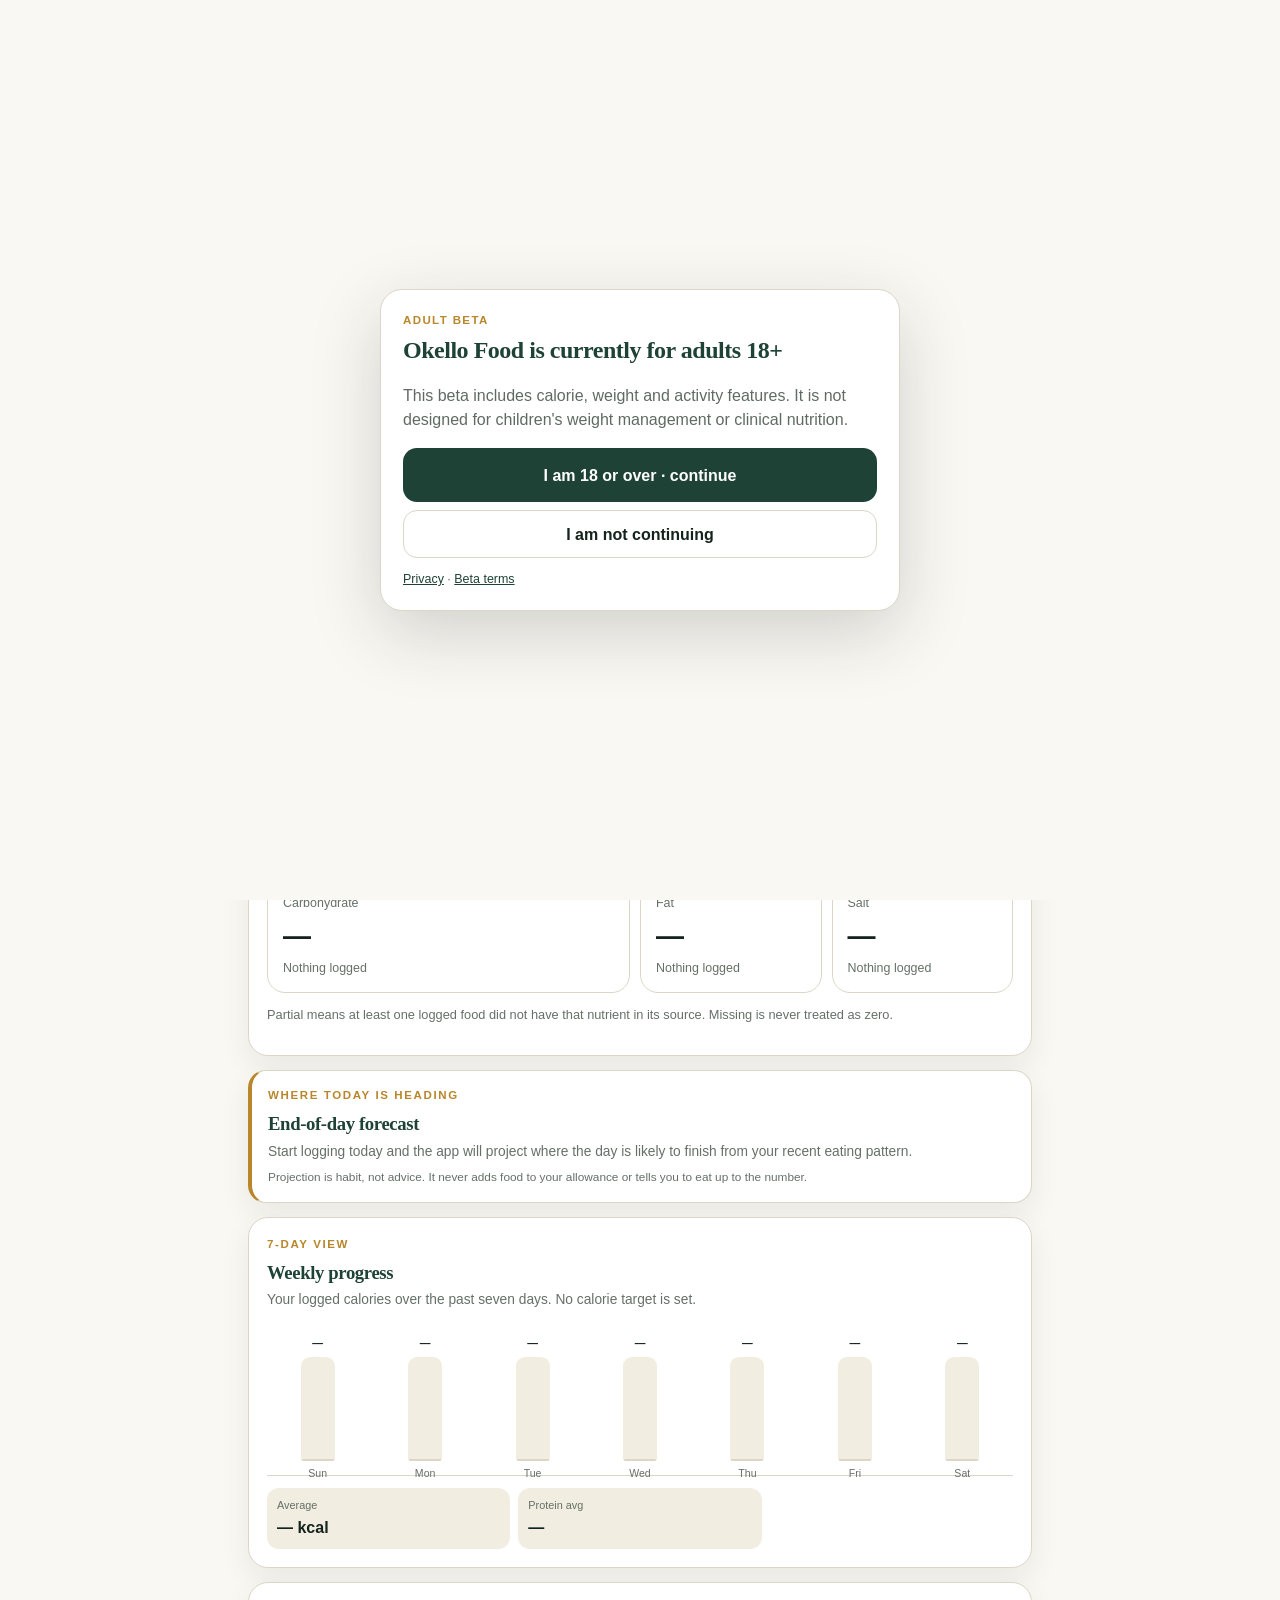
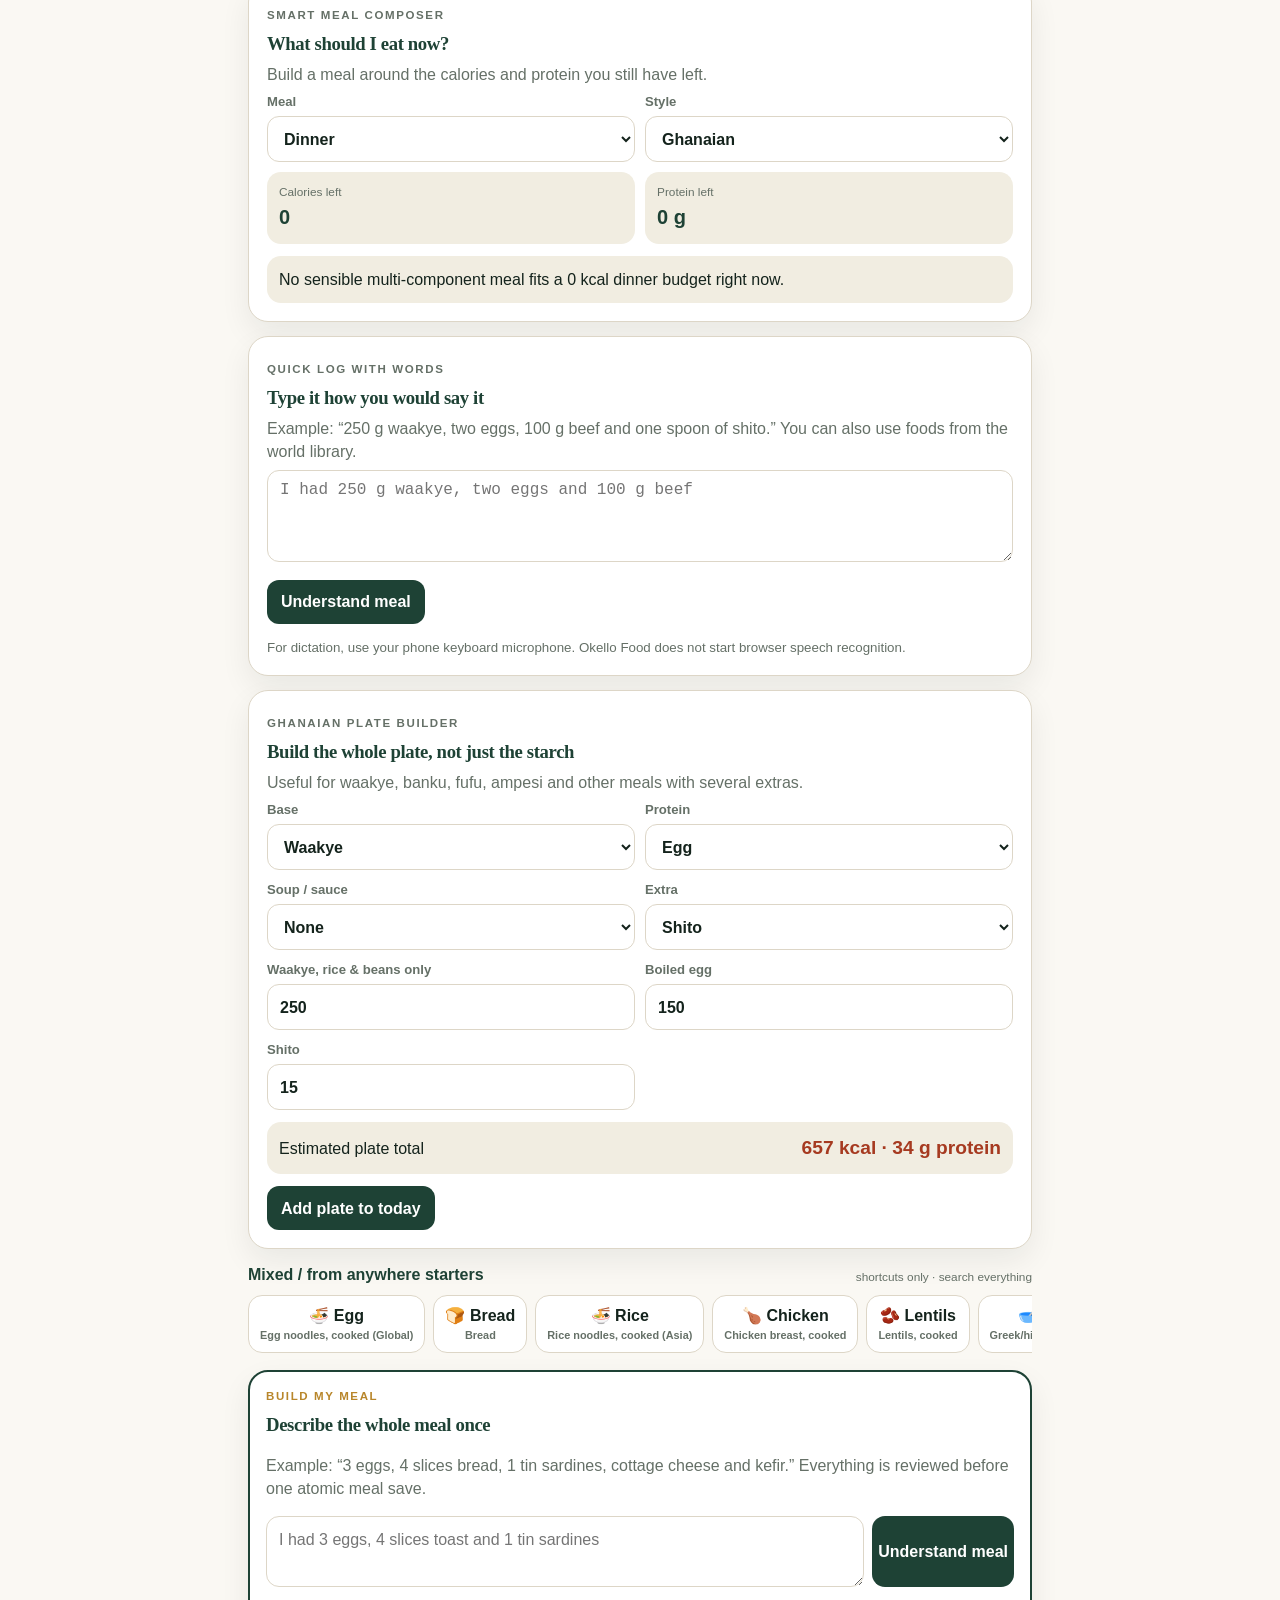
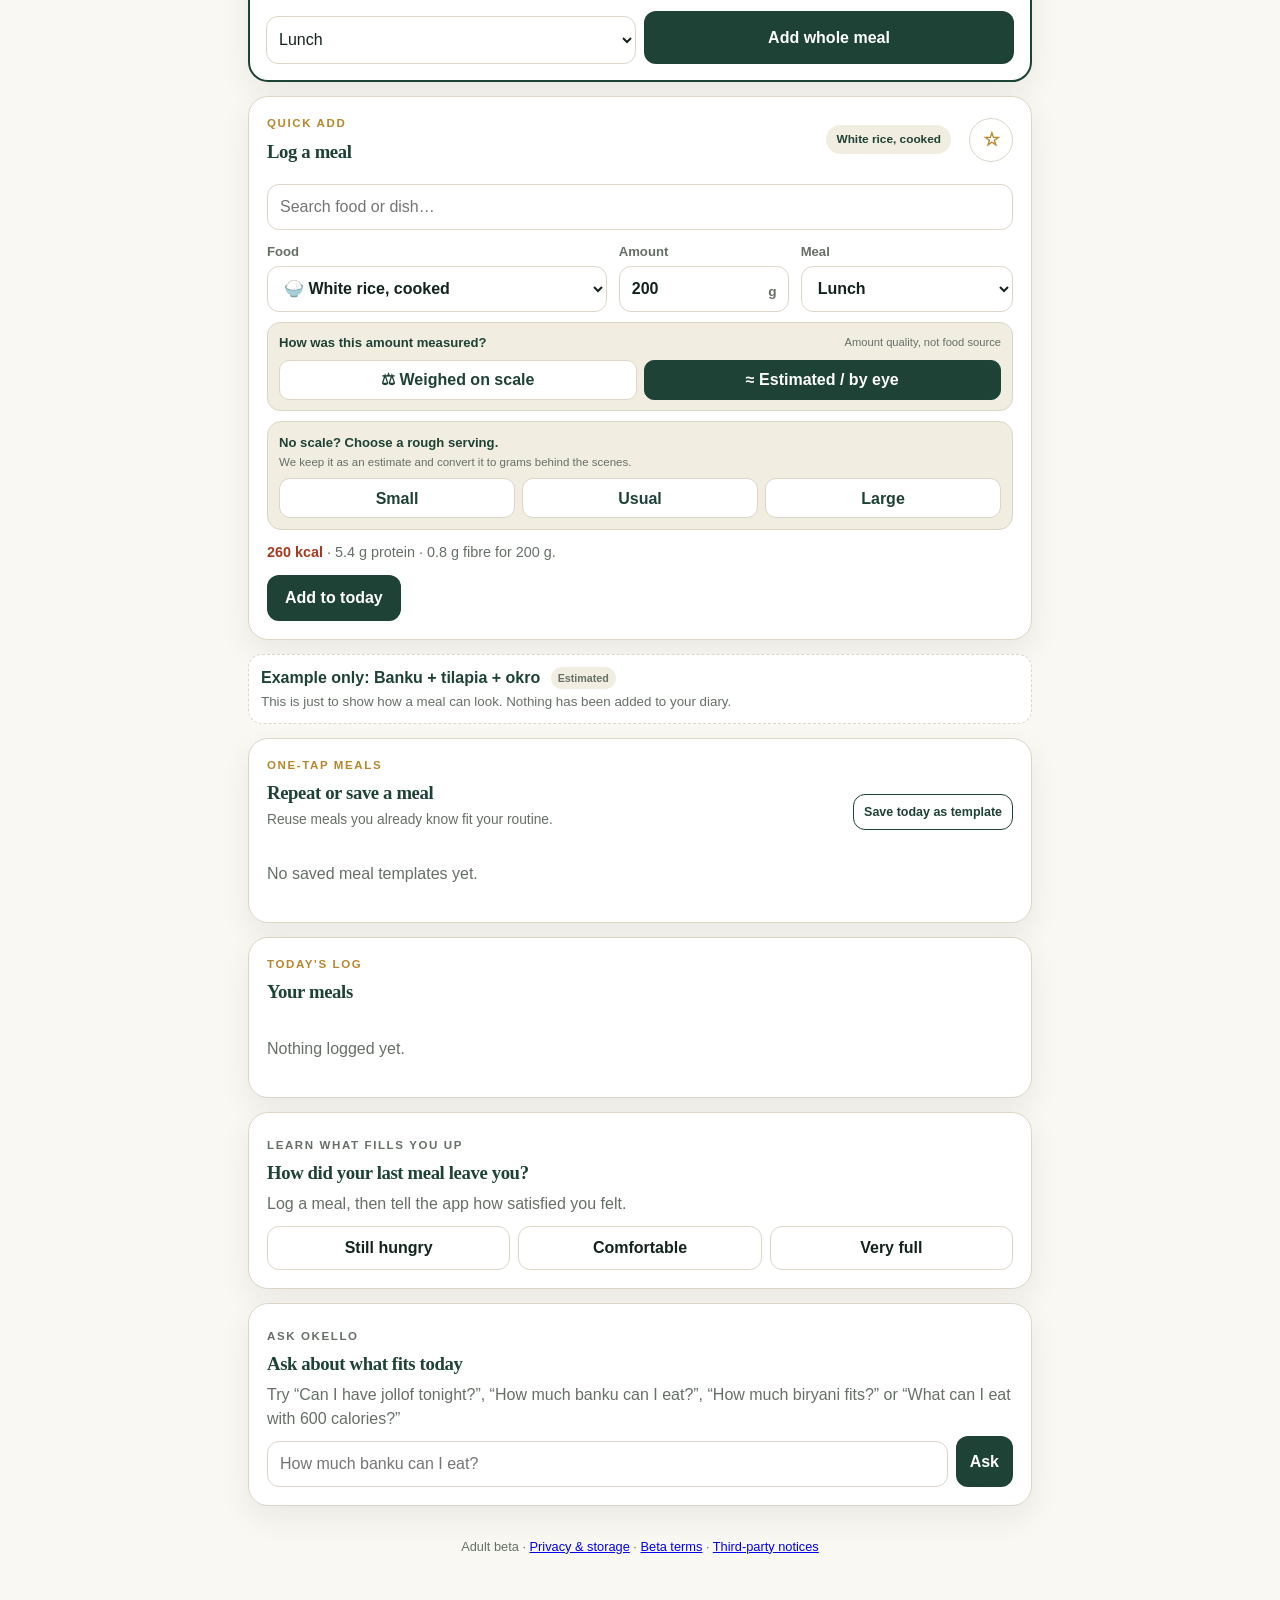
<file: app-v51.html>
<!DOCTYPE html>
<html lang="en-GB" class="targets-unconfirmed">
<head>
  <meta charset="utf-8">
  <meta name="viewport" content="width=device-width, initial-scale=1, viewport-fit=cover">
  <meta name="theme-color" content="#1E4235">
  <meta name="apple-mobile-web-app-capable" content="yes">
  <meta name="apple-mobile-web-app-status-bar-style" content="default">
  <meta name="apple-mobile-web-app-title" content="Okello Food">
  <meta name="format-detection" content="telephone=no">
  <meta name="okello-build-id" content="v51-static-20261121-integrity-1">
  <title>Okello Food Tracker</title>
  <link rel="manifest" href="manifest.webmanifest">
  <link rel="apple-touch-icon" href="assets/icon-192.png">
  <link rel="icon" href="assets/icon-192.png">
  <link rel="stylesheet" href="styles.css?v=51">
  <style id="target-safety-first-paint">html.targets-unconfirmed .progress-wrap,html.targets-unconfirmed .smart-box{display:none!important}</style>
</head>
<body>
  <div class="app-shell">
    <header class="masthead">
      <div>
        <p class="eyebrow">PERSONAL FOOD TRACKER</p>
        <h1>Okello Food</h1>
        <p class="standfirst">Food from around the world, understood in portions that make sense. West African depth, global usefulness, and your own foods when the library does not know them yet.</p>
      </div>
      <button id="installBtn" class="ghost-btn install-btn" hidden type="button">Add to Home Screen</button>
    </header>

    <section id="v44PrimaryQuestion" class="v44-question" aria-labelledby="v44PrimaryQuestionTitle">
      <h2 id="v44PrimaryQuestionTitle">What did you eat?</h2>
      <p>Search the food first. You can be approximate about the amount.</p>
    </section>

    <nav class="tabs" aria-label="Main sections">
      <button class="tab active" data-tab="today" type="button">Today</button>
      <button class="tab" data-tab="foods" type="button">Foods</button>
      <button class="tab" data-tab="recipes" type="button">Recipes</button>
      <button class="tab" data-tab="history" type="button">History</button>
      <button class="tab" data-tab="settings" type="button">Settings</button>
    </nav>

    <main>
      <section id="tab-today" class="panel active" aria-labelledby="todayTitle">
        <div class="date-row">
          <div><p class="eyebrow">TODAY</p><h2 id="todayTitle"></h2></div>
          <button id="clearTodayBtn" class="text-btn danger" type="button">Clear log</button>
        </div>

        <div class="score-grid">
          <article class="score-card hero-score"><span>Calories</span><strong id="todayCalories">0</strong><small id="calRemainText">Target not set yet</small></article>
          <article class="score-card"><span>Protein</span><strong id="todayProtein">0 g</strong><small id="proteinRemainText">Target not set yet</small></article>
          <article class="score-card"><span>Fibre</span><strong id="todayFibre">0 g</strong><small>From logged foods</small></article>
          <article class="score-card"><span>Salt</span><strong id="todaySalt">—</strong><small id="saltNote">No salt data for today's foods yet</small></article>
        </div>
        <div class="progress-wrap" aria-label="Calorie target progress"><div id="calorieBar" class="progress-bar"></div></div>

        <section class="card quick-add-card">
          <div class="section-heading"><div><p class="eyebrow">QUICK ADD</p><h3>Log a meal</h3></div><span id="selectedFoodBadge" class="pill">Choose a food</span></div>
          <div class="food-search-wrap"><input id="foodSearch" type="search" placeholder="Search food or dish…" autocomplete="off" aria-label="Search foods"><div id="foodSuggestions" class="suggestions" hidden></div></div>
          <div class="form-grid">
            <label>Food<select id="foodSelect"></select></label>
            <label>Amount<div class="input-with-unit"><input id="gramsInput" type="number" inputmode="decimal" min="1" max="5000" value="200"><span>g</span></div></label>
            <label>Meal<select id="mealSelect"><option>Lunch</option><option>Dinner</option><option>Snack</option><option>Other</option></select></label>
          </div>
          <div class="smart-box" aria-live="polite"><div><span class="smart-label">SMART PORTION</span><strong id="smartPortion">—</strong><small id="smartPortionNote">Choose a food first.</small></div><button id="useSmartPortionBtn" class="secondary-btn mini" type="button">Use suggestion</button></div>
          <div id="quickCalc" class="calc-readout" aria-live="polite"></div>
          <button id="addFoodBtn" class="primary-btn" type="button">Add to today</button>
        </section>

        <section class="card"><div class="section-heading"><div><p class="eyebrow">TODAY'S LOG</p><h3>Your meals</h3></div></div><div id="todayLog" class="log-list empty-state">Nothing logged yet.</div></section>
      </section>

      <section id="tab-foods" class="panel" aria-labelledby="foodsTitle">
        <div class="section-heading top-gap"><div><p class="eyebrow">BROWSE FOODS</p><h2 id="foodsTitle">Foods from around the world</h2></div></div>
        <p class="lede">Search everyday staples and dishes across regions. West African foods have deeper coverage today; every region remains searchable, and packet labels or your own recipes are preferred when they are better evidence.</p>
        <input id="librarySearch" class="full-search" type="search" placeholder="Search foods, dishes or cuisines..." aria-label="Search the food library">
        <div class="chips" id="categoryChips"></div>
        <div id="foodLibrary" class="food-grid"></div>

        <section class="card custom-food-card">
          <p class="eyebrow">ADD ANY FOOD</p><h3>Save a food that is not on the list</h3>
          <p class="muted">For packaged food, enter or scan the barcode and I will try to pull the nutrition automatically. If it is not found, copy the values from the label per 100 g.</p>
          <div class="barcode-row"><label>Barcode<input id="barcodeInput" type="text" inputmode="numeric" autocomplete="off" placeholder="e.g. 5000112637922"></label><button id="lookupBarcodeBtn" class="secondary-btn" type="button">Look up</button></div>
          <div id="barcodeStatus" class="lookup-status" aria-live="polite"></div><div id="barcodePreview" class="barcode-preview" hidden></div>
          <div class="form-grid custom-grid">
            <label>Name<input id="customName" type="text" placeholder="e.g. My seeded bread"></label>
            <label>Category<select id="customCategory"><option>Starch</option><option>Protein</option><option>Beans</option><option>Vegetables</option><option>Dairy</option><option>Extras</option><option>Soup</option><option>Complete meal</option><option selected>Custom</option></select></label>
            <label>kcal / 100 g<input id="customKcal" type="number" min="0" step="0.1" inputmode="decimal"></label>
            <label>Protein / 100 g<input id="customProtein" type="number" min="0" step="0.1" inputmode="decimal"></label>
            <label>Fibre / 100 g<input id="customFibre" type="number" min="0" step="0.1" inputmode="decimal"></label>
            <label>Usual serving (g)<input id="customPortion" type="number" min="1" value="100" inputmode="decimal"></label>
          </div>
          <div class="smart-box compact"><div><span class="smart-label">SUGGESTED SERVING NOW</span><strong id="customSmartPortion">—</strong><small id="customSmartNote">Add calories per 100 g to calculate.</small></div></div>
          <button id="saveCustomFoodBtn" class="primary-btn" type="button">Save custom food</button>
        </section>
      </section>

      <section id="tab-recipes" class="panel" aria-labelledby="recipesTitle">
        <div class="section-heading top-gap"><div><p class="eyebrow">RECIPE CALCULATOR</p><h2 id="recipesTitle">Calculate the whole pot once</h2></div></div>
        <p class="lede">Use this for jollof, curries, soups, stews, pasta sauces, biryani, chilli and any home-cooked dish where oil and ingredients vary.</p>
        <section class="card">
          <div class="form-grid two-col"><label>Recipe name<input id="recipeName" type="text" placeholder="e.g. Sunday okro soup"></label><label>Finished pot weight (g)<input id="recipeFinalWeight" type="number" min="1" inputmode="decimal" placeholder="e.g. 3200"></label></div>
          <p class="lede" style="margin:0 0 10px;font-size:.9rem">Use the <strong>raw ingredient</strong> options for anything that goes into the pot uncooked. Picking a cooked food for raw rice or raw meat undercounts the whole pot.</p>
          <div class="recipe-add-row"><select id="recipeFoodSelect"></select><div class="input-with-unit"><input id="recipeIngredientGrams" type="number" min="1" value="100" inputmode="decimal"><span>g</span></div><button id="addIngredientBtn" class="secondary-btn" type="button">Add ingredient</button></div>
          <div id="ingredientList" class="ingredient-list empty-state">No ingredients yet.</div>
          <div id="recipeResult" class="recipe-result" hidden><div><span>Whole pot</span><strong id="recipeTotalCalories">0 kcal</strong></div><div><span>Per 100 g</span><strong id="recipePer100">0 kcal</strong></div><div><span>Protein / 100 g</span><strong id="recipeProtein100">0 g</strong></div></div>
          <div class="button-row"><button id="calculateRecipeBtn" class="secondary-btn" type="button">Calculate</button><button id="saveRecipeBtn" class="primary-btn" type="button">Save recipe</button></div>
          <p class="tiny-note">For bone-in meat, nutrition is approximate unless you use edible meat weight. Water loss changes the finished weight, which is why weighing the finished pot matters.</p>
        </section>
        <section class="card"><div class="section-heading"><div><p class="eyebrow">SAVED RECIPES</p><h3>Your pots</h3></div></div><div id="savedRecipes" class="log-list empty-state">No saved recipes yet.</div></section>
      </section>

      <section id="tab-history" class="panel" aria-labelledby="historyTitle"><div class="section-heading top-gap"><div><p class="eyebrow">HISTORY</p><h2 id="historyTitle">Daily totals</h2></div></div><div id="historyList" class="history-list empty-state">Your completed days will appear here.</div></section>

      <section id="tab-settings" class="panel" aria-labelledby="settingsTitle">
        <div class="section-heading top-gap"><div><p class="eyebrow">SETTINGS</p><h2 id="settingsTitle">Your targets</h2></div></div>
        <section class="card"><div class="form-grid two-col"><label>Daily calorie target<input id="targetCalories" type="number" min="1200" max="6000" placeholder="Enter your target"></label><label>Daily protein target (g)<input id="targetProtein" type="number" min="20" max="400" placeholder="Enter your target"></label></div><button id="saveTargetsBtn" class="primary-btn" type="button">Save targets</button><p class="tiny-note">For new users, target-based guidance stays off until you choose and confirm your own targets.</p></section>
        <section class="card"><p class="eyebrow">SMART PORTIONS</p><h3>Built around your eating pattern</h3><p class="muted">If you have confirmed your own targets, the suggestion engine uses them as a practical budget and keeps habit learning separate from recommendation.</p><p class="tiny-note">A Smart Portion is a starting estimate, not a requirement. Your direct amount entry always wins.</p></section>
        <section class="card"><p class="eyebrow">BACKUP</p><h3>Keep your history safe</h3><p class="muted">Your data stays on this device. Export a backup occasionally, especially before changing phones or clearing browser website data.</p><div class="button-row"><button id="exportBtn" class="secondary-btn" type="button">Export backup</button><label class="secondary-btn file-label">Import backup<input id="importInput" type="file" accept="application/json" hidden></label></div></section>
        <section class="card install-help"><p class="eyebrow">INSTALL</p><h3>Keep Okello Food on your Home Screen</h3><p class="muted"><strong>iPhone:</strong> open in Safari, tap Share, then Add to Home Screen.</p><p class="muted"><strong>Android:</strong> open in Chrome, open the menu, then choose Install app or Add to Home screen.</p><p class="tiny-note">Once installed, core logging can work offline. Online packaged-product search and new barcode lookups still need a connection.</p></section>
        <section class="card disclaimer"><p class="eyebrow">NOTE</p><p>Nutrition figures are practical estimates, not laboratory measurements. Mixed dishes from every cuisine can vary sharply by recipe, especially oil-heavy meals, curries, soups, stews, rice dishes and takeaways. Use packet labels, barcode data or your own recipe calculator where you can.</p></section>
      </section>
    </main>

    <footer class="tiny-note" style="padding:18px 4px 34px;text-align:center">
      Adult beta · <a href="privacy.html">Privacy & storage</a> · <a href="beta-terms.html">Beta terms</a> · <a href="third-party-notices.html">Third-party notices</a>
    </footer>
  </div>
  <div id="toast" class="toast" role="status" aria-live="polite"></div>
  <script>
    (() => {
      const question = document.getElementById('v44PrimaryQuestion');
      if (!question) return;
      const reconcile = () => {
        const hub = document.querySelector('.global-hub');
        if (!hub) return false;
        if (question.parentElement !== hub) hub.insertBefore(question, hub.firstChild);
        hub.querySelectorAll('.v44-question').forEach(node => {
          if (node !== question) node.remove();
        });
        return !!window.OkelloFirstRunV44;
      };
      const observer = new MutationObserver(() => {
        if (reconcile()) observer.disconnect();
      });
      observer.observe(document.body, {childList:true, subtree:true});
      reconcile();
      setTimeout(() => observer.disconnect(), 10000);
    })();
  </script>
  <script src="bootstrap-v14.js?v=51" defer></script>
</body>
</html>
</file>
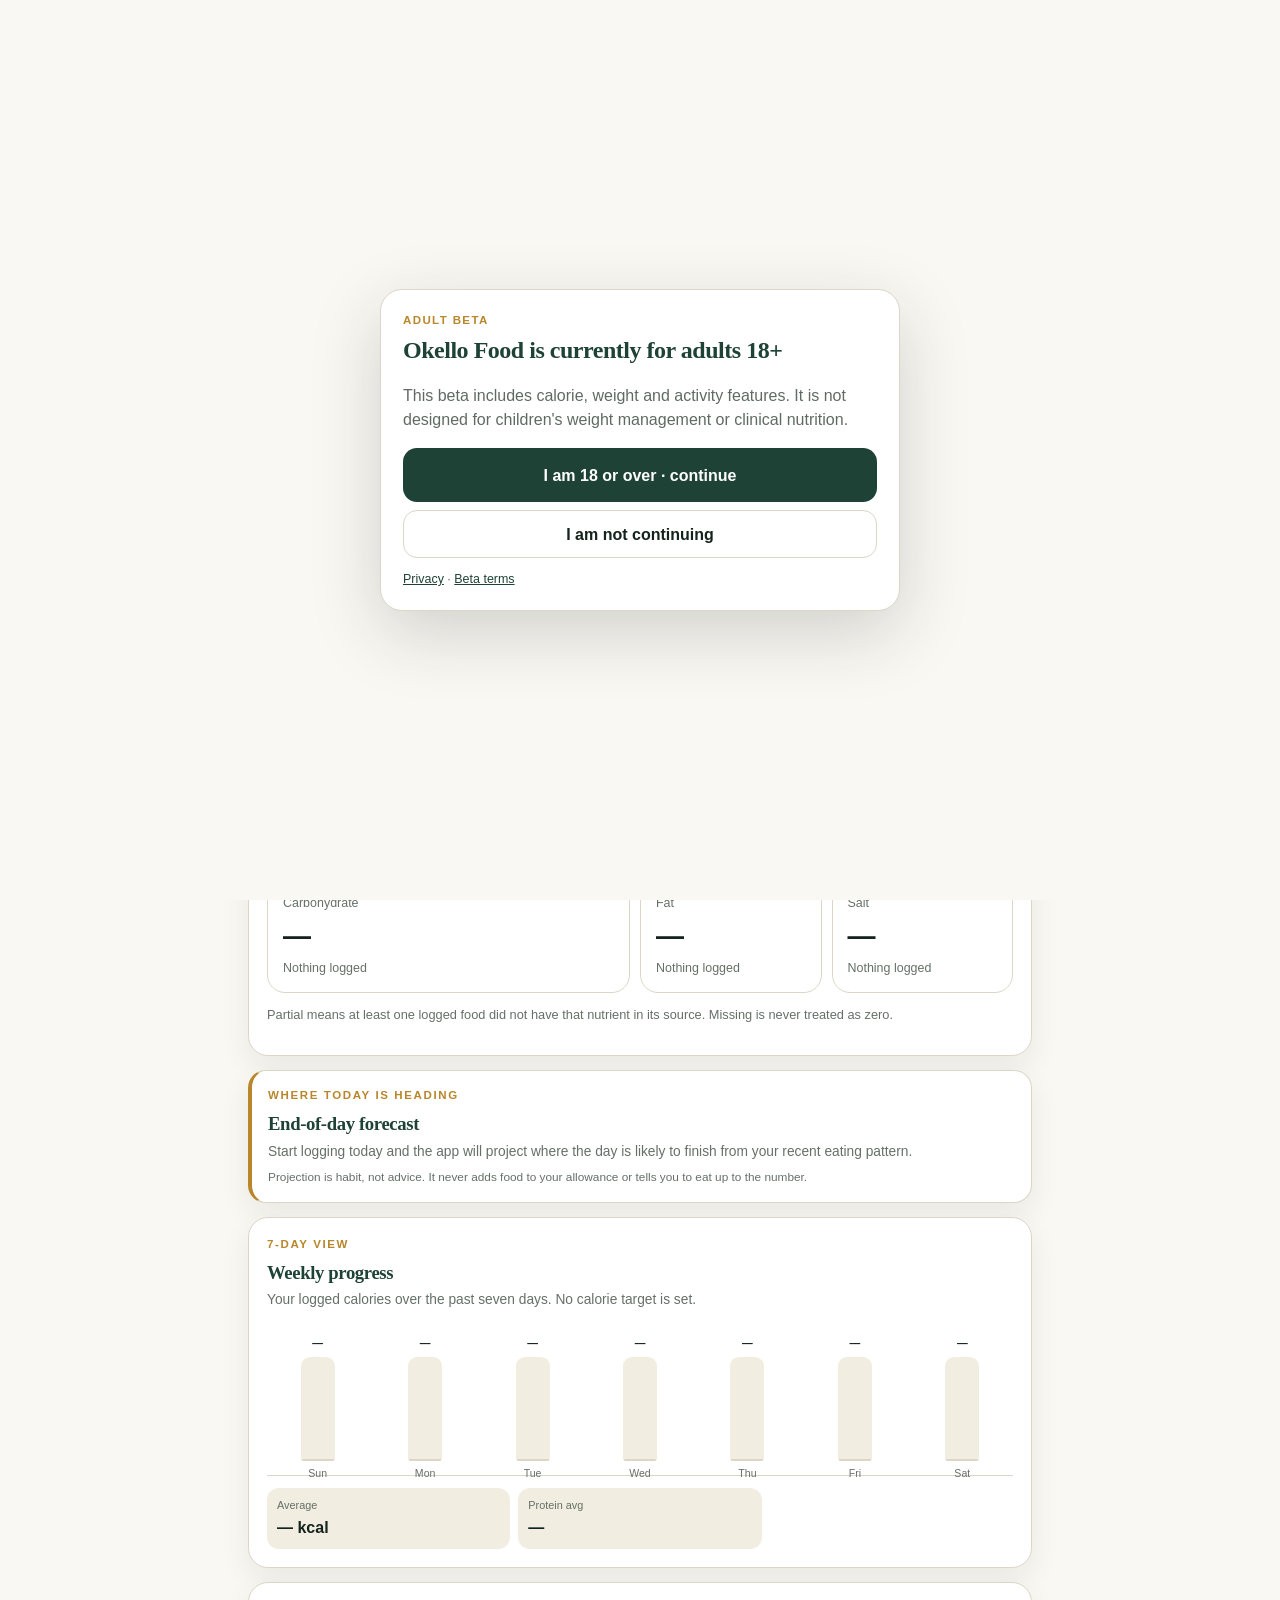
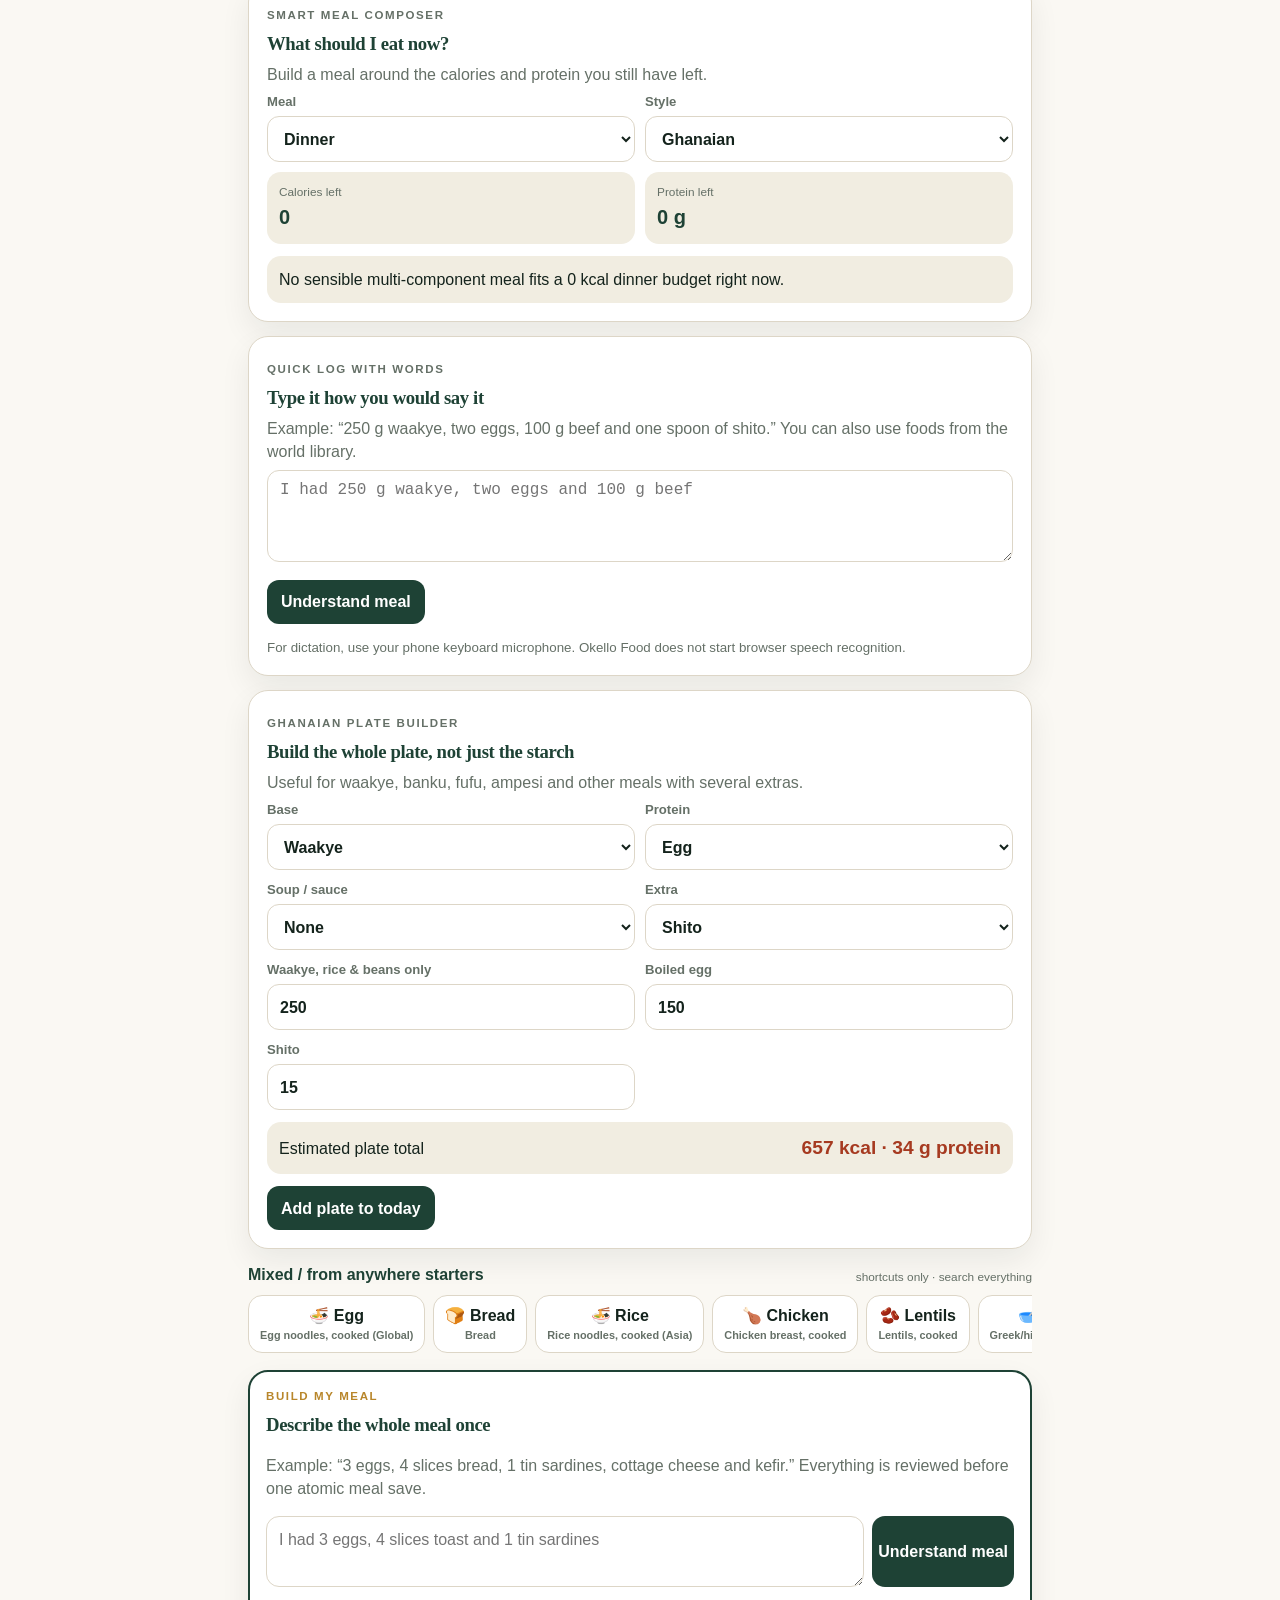
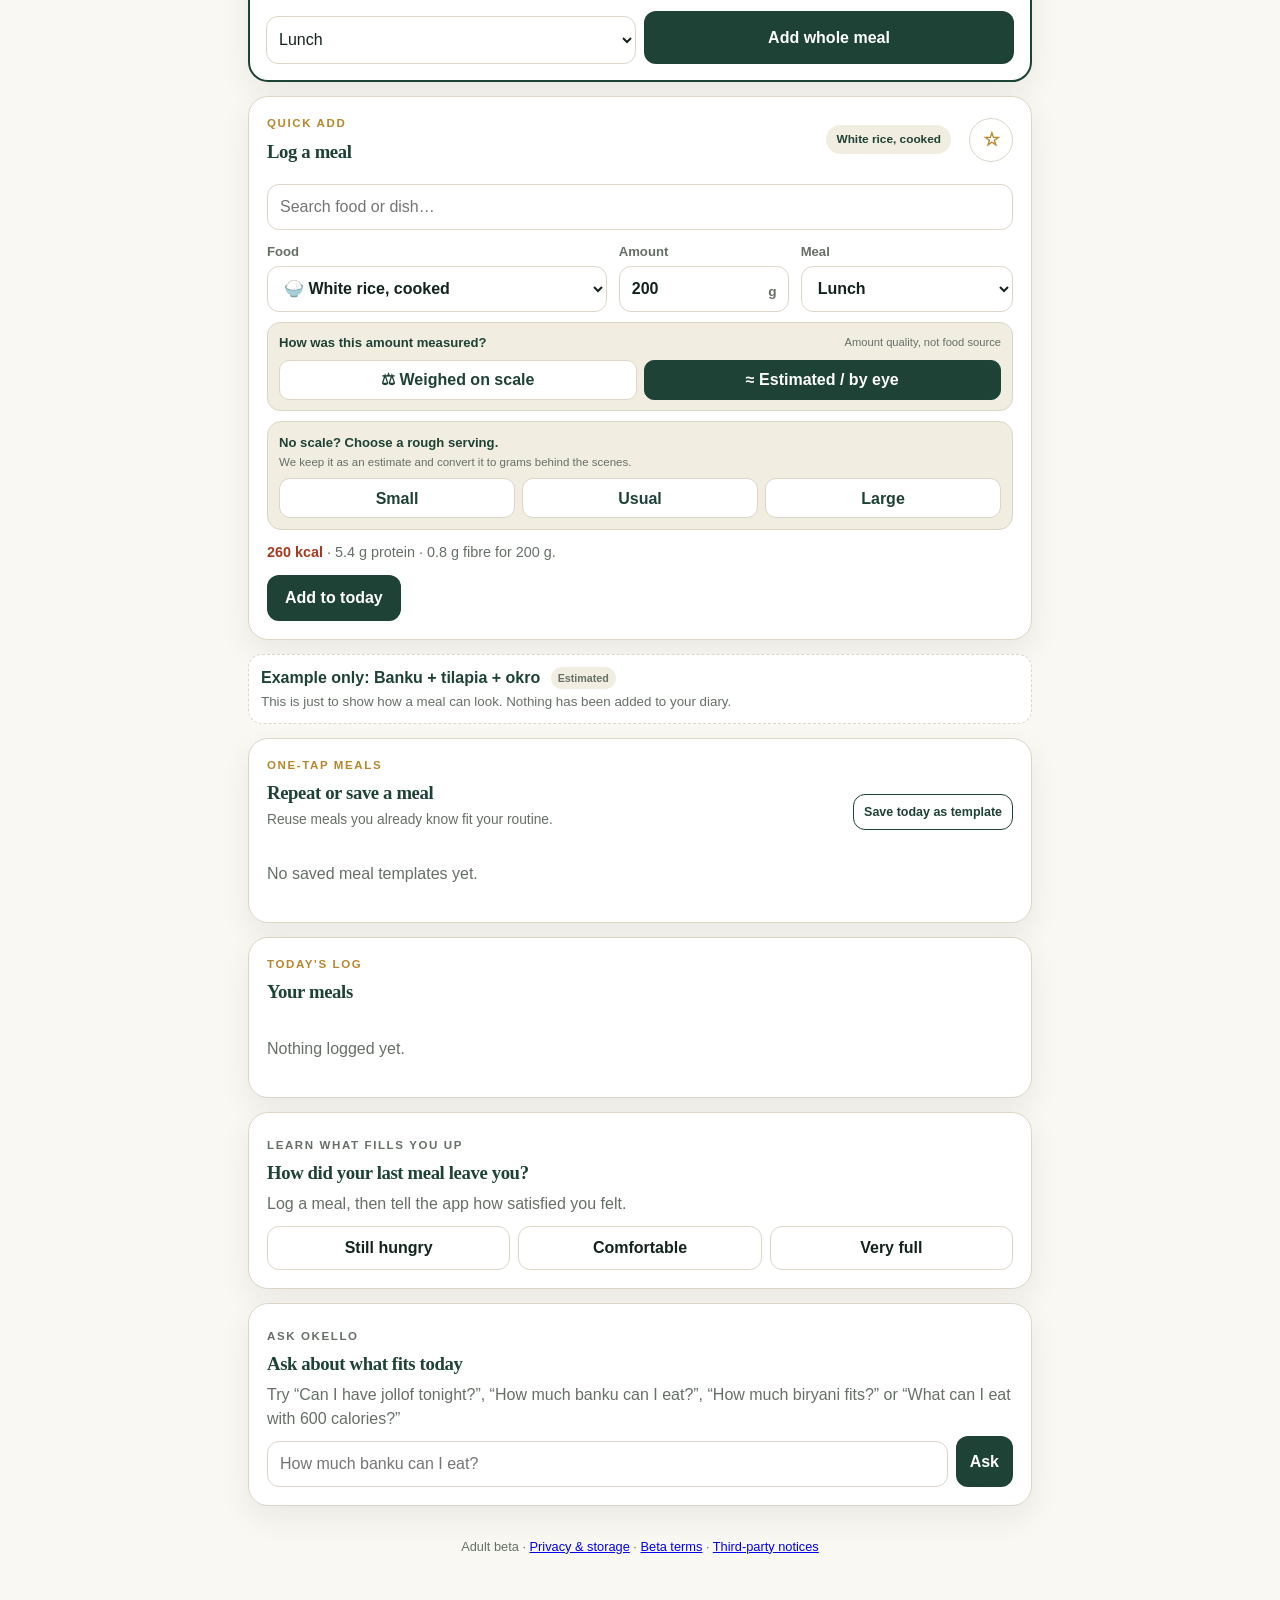
<file: app-v52.html>
<!DOCTYPE html>
<html lang="en-GB" class="targets-unconfirmed">
<head>
  <meta charset="utf-8">
  <meta name="viewport" content="width=device-width, initial-scale=1, viewport-fit=cover">
  <meta name="theme-color" content="#1E4235">
  <meta name="apple-mobile-web-app-capable" content="yes">
  <meta name="apple-mobile-web-app-status-bar-style" content="default">
  <meta name="apple-mobile-web-app-title" content="Okello Food">
  <meta name="format-detection" content="telephone=no">
  <meta name="okello-build-id" content="v52-static-20261121-commercial-prep-1">
  <title>Okello Food Tracker</title>
  <link rel="manifest" href="manifest.webmanifest">
  <link rel="apple-touch-icon" href="assets/icon-192.png">
  <link rel="icon" href="assets/icon-192.png">
  <link rel="stylesheet" href="styles.css?v=52">
  <style id="target-safety-first-paint">html.targets-unconfirmed .progress-wrap,html.targets-unconfirmed .smart-box{display:none!important}</style>
</head>
<body>
  <div class="app-shell">
    <header class="masthead">
      <div>
        <p class="eyebrow">PERSONAL FOOD TRACKER</p>
        <h1>Okello Food</h1>
        <p class="standfirst">Food from around the world, understood in portions that make sense. West African depth, global usefulness, and your own foods when the library does not know them yet.</p>
      </div>
      <button id="installBtn" class="ghost-btn install-btn" hidden type="button">Add to Home Screen</button>
    </header>

    <section id="v44PrimaryQuestion" class="v44-question" aria-labelledby="v44PrimaryQuestionTitle">
      <h2 id="v44PrimaryQuestionTitle">What did you eat?</h2>
      <p>Search the food first. You can be approximate about the amount.</p>
    </section>

    <nav class="tabs" aria-label="Main sections">
      <button class="tab active" data-tab="today" type="button">Today</button>
      <button class="tab" data-tab="foods" type="button">Foods</button>
      <button class="tab" data-tab="recipes" type="button">Recipes</button>
      <button class="tab" data-tab="history" type="button">History</button>
      <button class="tab" data-tab="settings" type="button">Settings</button>
    </nav>

    <main>
      <section id="tab-today" class="panel active" aria-labelledby="todayTitle">
        <div class="date-row">
          <div><p class="eyebrow">TODAY</p><h2 id="todayTitle"></h2></div>
          <button id="clearTodayBtn" class="text-btn danger" type="button">Clear log</button>
        </div>

        <div class="score-grid">
          <article class="score-card hero-score"><span>Calories</span><strong id="todayCalories">0</strong><small id="calRemainText">Target not set yet</small></article>
          <article class="score-card"><span>Protein</span><strong id="todayProtein">0 g</strong><small id="proteinRemainText">Target not set yet</small></article>
          <article class="score-card"><span>Fibre</span><strong id="todayFibre">0 g</strong><small>From logged foods</small></article>
          <article class="score-card"><span>Salt</span><strong id="todaySalt">—</strong><small id="saltNote">No salt data for today's foods yet</small></article>
        </div>
        <div class="progress-wrap" aria-label="Calorie target progress"><div id="calorieBar" class="progress-bar"></div></div>

        <section class="card quick-add-card">
          <div class="section-heading"><div><p class="eyebrow">QUICK ADD</p><h3>Log a meal</h3></div><span id="selectedFoodBadge" class="pill">Choose a food</span></div>
          <div class="food-search-wrap"><input id="foodSearch" type="search" placeholder="Search food or dish…" autocomplete="off" aria-label="Search foods"><div id="foodSuggestions" class="suggestions" hidden></div></div>
          <div class="form-grid">
            <label>Food<select id="foodSelect"></select></label>
            <label>Amount<div class="input-with-unit"><input id="gramsInput" type="number" inputmode="decimal" min="1" max="5000" value="200"><span>g</span></div></label>
            <label>Meal<select id="mealSelect"><option>Lunch</option><option>Dinner</option><option>Snack</option><option>Other</option></select></label>
          </div>
          <div class="smart-box" aria-live="polite"><div><span class="smart-label">SMART PORTION</span><strong id="smartPortion">—</strong><small id="smartPortionNote">Choose a food first.</small></div><button id="useSmartPortionBtn" class="secondary-btn mini" type="button">Use suggestion</button></div>
          <div id="quickCalc" class="calc-readout" aria-live="polite"></div>
          <button id="addFoodBtn" class="primary-btn" type="button">Add to today</button>
        </section>

        <section class="card"><div class="section-heading"><div><p class="eyebrow">TODAY'S LOG</p><h3>Your meals</h3></div></div><div id="todayLog" class="log-list empty-state">Nothing logged yet.</div></section>
      </section>

      <section id="tab-foods" class="panel" aria-labelledby="foodsTitle">
        <div class="section-heading top-gap"><div><p class="eyebrow">BROWSE FOODS</p><h2 id="foodsTitle">Foods from around the world</h2></div></div>
        <p class="lede">Search everyday staples and dishes across regions. West African foods have deeper coverage today; every region remains searchable, and packet labels or your own recipes are preferred when they are better evidence.</p>
        <input id="librarySearch" class="full-search" type="search" placeholder="Search foods, dishes or cuisines..." aria-label="Search the food library">
        <div class="chips" id="categoryChips"></div>
        <div id="foodLibrary" class="food-grid"></div>

        <section class="card custom-food-card">
          <p class="eyebrow">ADD ANY FOOD</p><h3>Save a food that is not on the list</h3>
          <p class="muted">For packaged food, enter or scan the barcode and I will try to pull the nutrition automatically. If it is not found, copy the values from the label per 100 g.</p>
          <div class="barcode-row"><label>Barcode<input id="barcodeInput" type="text" inputmode="numeric" autocomplete="off" placeholder="e.g. 5000112637922"></label><button id="lookupBarcodeBtn" class="secondary-btn" type="button">Look up</button></div>
          <div id="barcodeStatus" class="lookup-status" aria-live="polite"></div><div id="barcodePreview" class="barcode-preview" hidden></div>
          <div class="form-grid custom-grid">
            <label>Name<input id="customName" type="text" placeholder="e.g. My seeded bread"></label>
            <label>Category<select id="customCategory"><option>Starch</option><option>Protein</option><option>Beans</option><option>Vegetables</option><option>Dairy</option><option>Extras</option><option>Soup</option><option>Complete meal</option><option selected>Custom</option></select></label>
            <label>kcal / 100 g<input id="customKcal" type="number" min="0" step="0.1" inputmode="decimal"></label>
            <label>Protein / 100 g<input id="customProtein" type="number" min="0" step="0.1" inputmode="decimal"></label>
            <label>Fibre / 100 g<input id="customFibre" type="number" min="0" step="0.1" inputmode="decimal"></label>
            <label>Usual serving (g)<input id="customPortion" type="number" min="1" value="100" inputmode="decimal"></label>
          </div>
          <div class="smart-box compact"><div><span class="smart-label">SUGGESTED SERVING NOW</span><strong id="customSmartPortion">—</strong><small id="customSmartNote">Add calories per 100 g to calculate.</small></div></div>
          <button id="saveCustomFoodBtn" class="primary-btn" type="button">Save custom food</button>
        </section>
      </section>

      <section id="tab-recipes" class="panel" aria-labelledby="recipesTitle">
        <div class="section-heading top-gap"><div><p class="eyebrow">RECIPE CALCULATOR</p><h2 id="recipesTitle">Calculate the whole pot once</h2></div></div>
        <p class="lede">Use this for jollof, curries, soups, stews, pasta sauces, biryani, chilli and any home-cooked dish where oil and ingredients vary.</p>
        <section class="card">
          <div class="form-grid two-col"><label>Recipe name<input id="recipeName" type="text" placeholder="e.g. Sunday okro soup"></label><label>Finished pot weight (g)<input id="recipeFinalWeight" type="number" min="1" inputmode="decimal" placeholder="e.g. 3200"></label></div>
          <p class="lede" style="margin:0 0 10px;font-size:.9rem">Use the <strong>raw ingredient</strong> options for anything that goes into the pot uncooked. Picking a cooked food for raw rice or raw meat undercounts the whole pot.</p>
          <div class="recipe-add-row"><select id="recipeFoodSelect"></select><div class="input-with-unit"><input id="recipeIngredientGrams" type="number" min="1" value="100" inputmode="decimal"><span>g</span></div><button id="addIngredientBtn" class="secondary-btn" type="button">Add ingredient</button></div>
          <div id="ingredientList" class="ingredient-list empty-state">No ingredients yet.</div>
          <div id="recipeResult" class="recipe-result" hidden><div><span>Whole pot</span><strong id="recipeTotalCalories">0 kcal</strong></div><div><span>Per 100 g</span><strong id="recipePer100">0 kcal</strong></div><div><span>Protein / 100 g</span><strong id="recipeProtein100">0 g</strong></div></div>
          <div class="button-row"><button id="calculateRecipeBtn" class="secondary-btn" type="button">Calculate</button><button id="saveRecipeBtn" class="primary-btn" type="button">Save recipe</button></div>
          <p class="tiny-note">For bone-in meat, nutrition is approximate unless you use edible meat weight. Water loss changes the finished weight, which is why weighing the finished pot matters.</p>
        </section>
        <section class="card"><div class="section-heading"><div><p class="eyebrow">SAVED RECIPES</p><h3>Your pots</h3></div></div><div id="savedRecipes" class="log-list empty-state">No saved recipes yet.</div></section>
      </section>

      <section id="tab-history" class="panel" aria-labelledby="historyTitle"><div class="section-heading top-gap"><div><p class="eyebrow">HISTORY</p><h2 id="historyTitle">Daily totals</h2></div></div><div id="historyList" class="history-list empty-state">Your completed days will appear here.</div></section>

      <section id="tab-settings" class="panel" aria-labelledby="settingsTitle">
        <div class="section-heading top-gap"><div><p class="eyebrow">SETTINGS</p><h2 id="settingsTitle">Your targets</h2></div></div>
        <section class="card"><div class="form-grid two-col"><label>Daily calorie target<input id="targetCalories" type="number" min="1200" max="6000" placeholder="Enter your target"></label><label>Daily protein target (g)<input id="targetProtein" type="number" min="20" max="400" placeholder="Enter your target"></label></div><button id="saveTargetsBtn" class="primary-btn" type="button">Save targets</button><p class="tiny-note">For new users, target-based guidance stays off until you choose and confirm your own targets.</p></section>
        <section class="card"><p class="eyebrow">SMART PORTIONS</p><h3>Built around your eating pattern</h3><p class="muted">If you have confirmed your own targets, the suggestion engine uses them as a practical budget and keeps habit learning separate from recommendation.</p><p class="tiny-note">A Smart Portion is a starting estimate, not a requirement. Your direct amount entry always wins.</p></section>
        <section class="card"><p class="eyebrow">BACKUP</p><h3>Keep your history safe</h3><p class="muted">Your data stays on this device. Export a backup occasionally, especially before changing phones or clearing browser website data.</p><div class="button-row"><button id="exportBtn" class="secondary-btn" type="button">Export backup</button><label class="secondary-btn file-label">Import backup<input id="importInput" type="file" accept="application/json" hidden></label></div></section>
        <section class="card install-help"><p class="eyebrow">INSTALL</p><h3>Keep Okello Food on your Home Screen</h3><p class="muted"><strong>iPhone:</strong> open in Safari, tap Share, then Add to Home Screen.</p><p class="muted"><strong>Android:</strong> open in Chrome, open the menu, then choose Install app or Add to Home screen.</p><p class="tiny-note">Once installed, core logging can work offline. Online packaged-product search and new barcode lookups still need a connection.</p></section>
        <section class="card disclaimer"><p class="eyebrow">NOTE</p><p>Nutrition figures are practical estimates, not laboratory measurements. Mixed dishes from every cuisine can vary sharply by recipe, especially oil-heavy meals, curries, soups, stews, rice dishes and takeaways. Use packet labels, barcode data or your own recipe calculator where you can.</p></section>
      </section>
    </main>

    <footer class="tiny-note" style="padding:18px 4px 34px;text-align:center">
      Adult beta · <a href="privacy.html">Privacy & storage</a> · <a href="beta-terms.html">Beta terms</a> · <a href="third-party-notices.html">Third-party notices</a>
    </footer>
  </div>
  <div id="toast" class="toast" role="status" aria-live="polite"></div>
  <script>
    (() => {
      const question = document.getElementById('v44PrimaryQuestion');
      if (!question) return;
      const reconcile = () => {
        const hub = document.querySelector('.global-hub');
        if (!hub) return false;
        if (question.parentElement !== hub) hub.insertBefore(question, hub.firstChild);
        hub.querySelectorAll('.v44-question').forEach(node => {
          if (node !== question) node.remove();
        });
        return !!window.OkelloFirstRunV44;
      };
      const observer = new MutationObserver(() => {
        if (reconcile()) observer.disconnect();
      });
      observer.observe(document.body, {childList:true, subtree:true});
      reconcile();
      setTimeout(() => observer.disconnect(), 10000);
    })();
  </script>
  <script src="bootstrap-v14.js?v=52" defer></script>
</body>
</html>
</file>
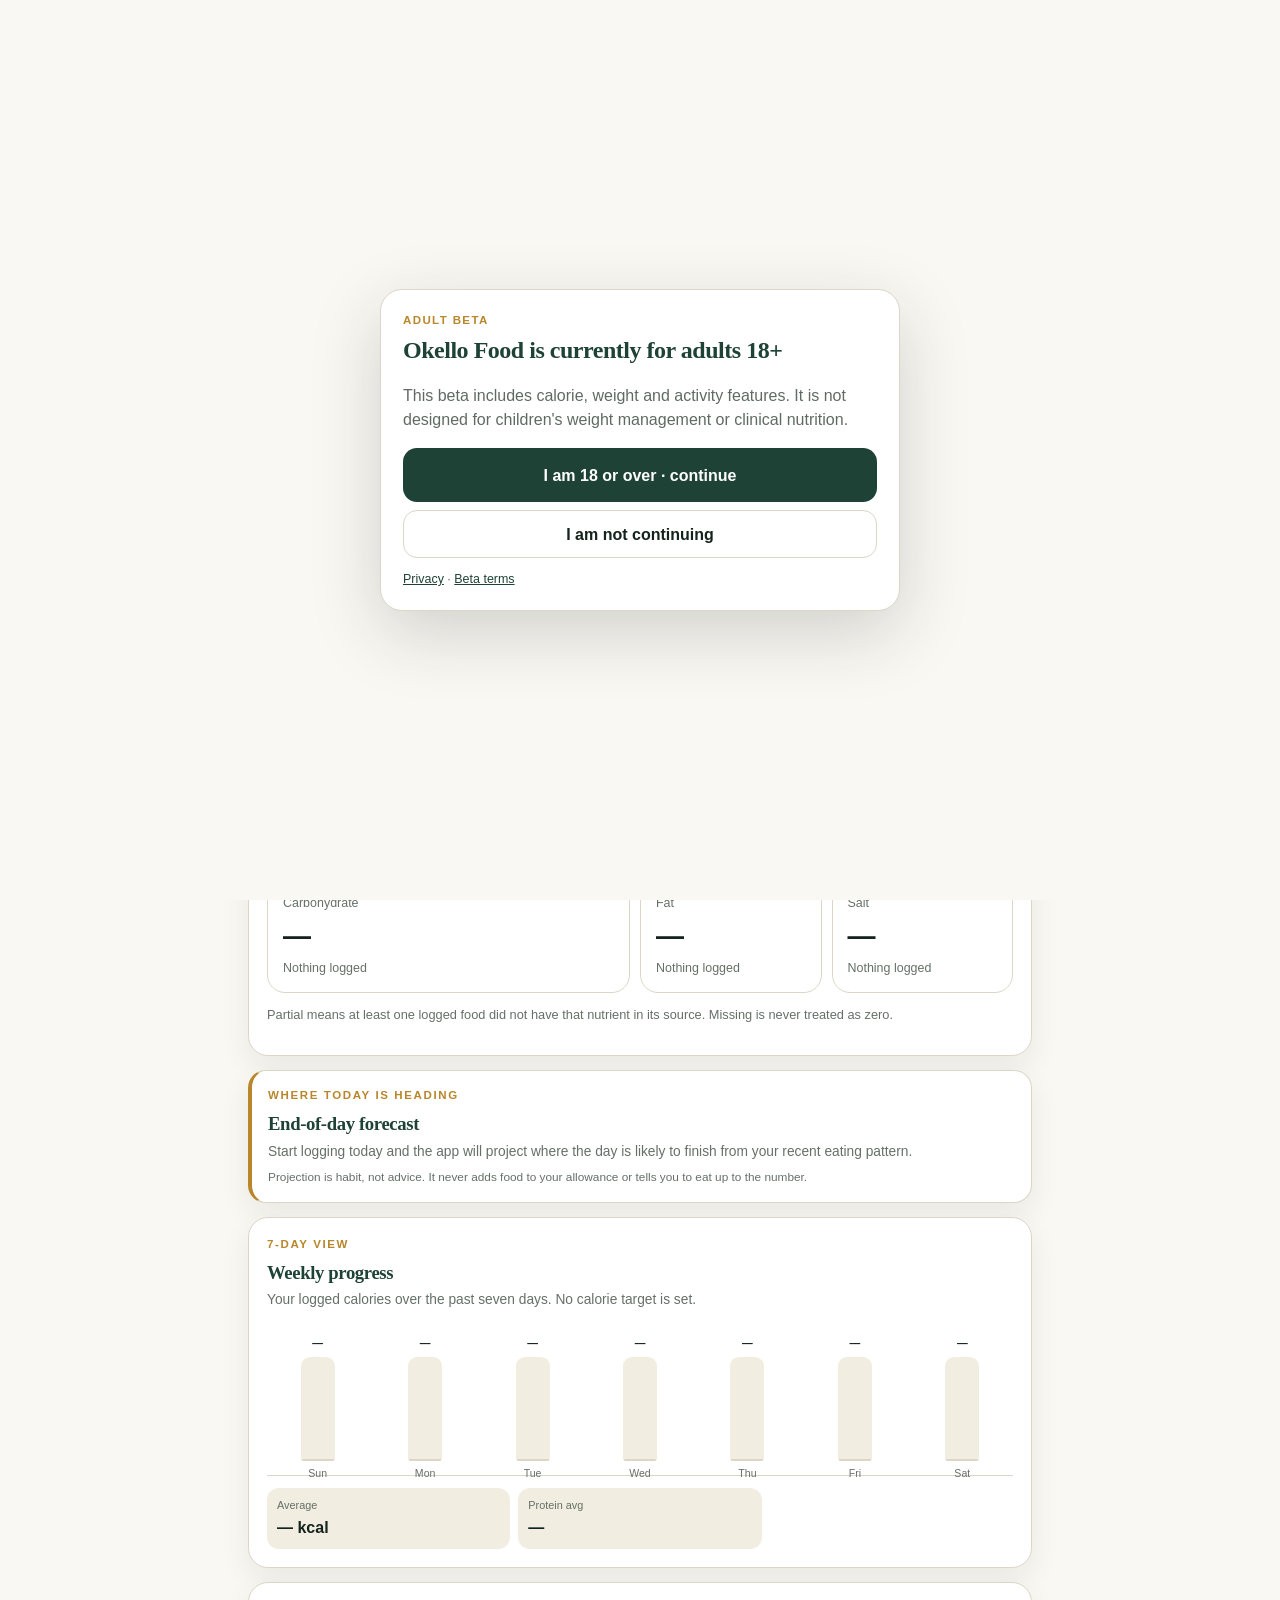
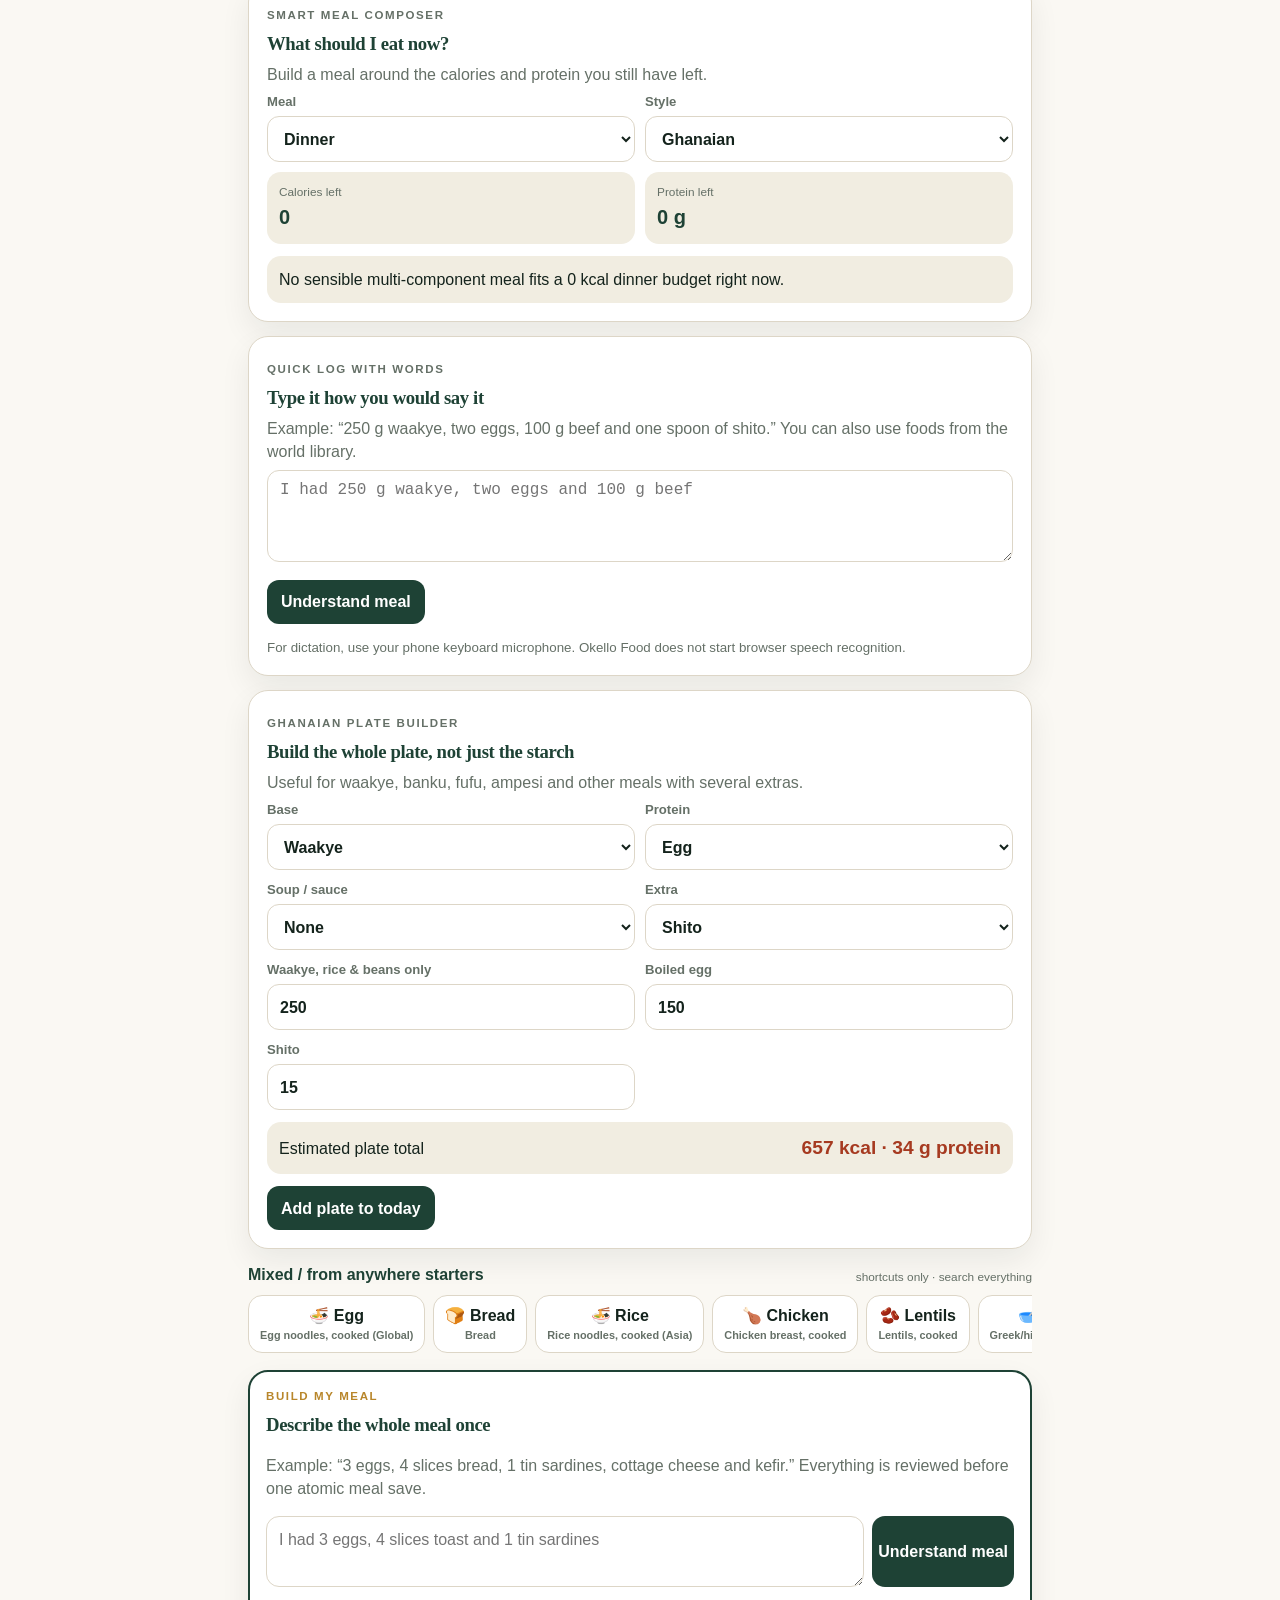
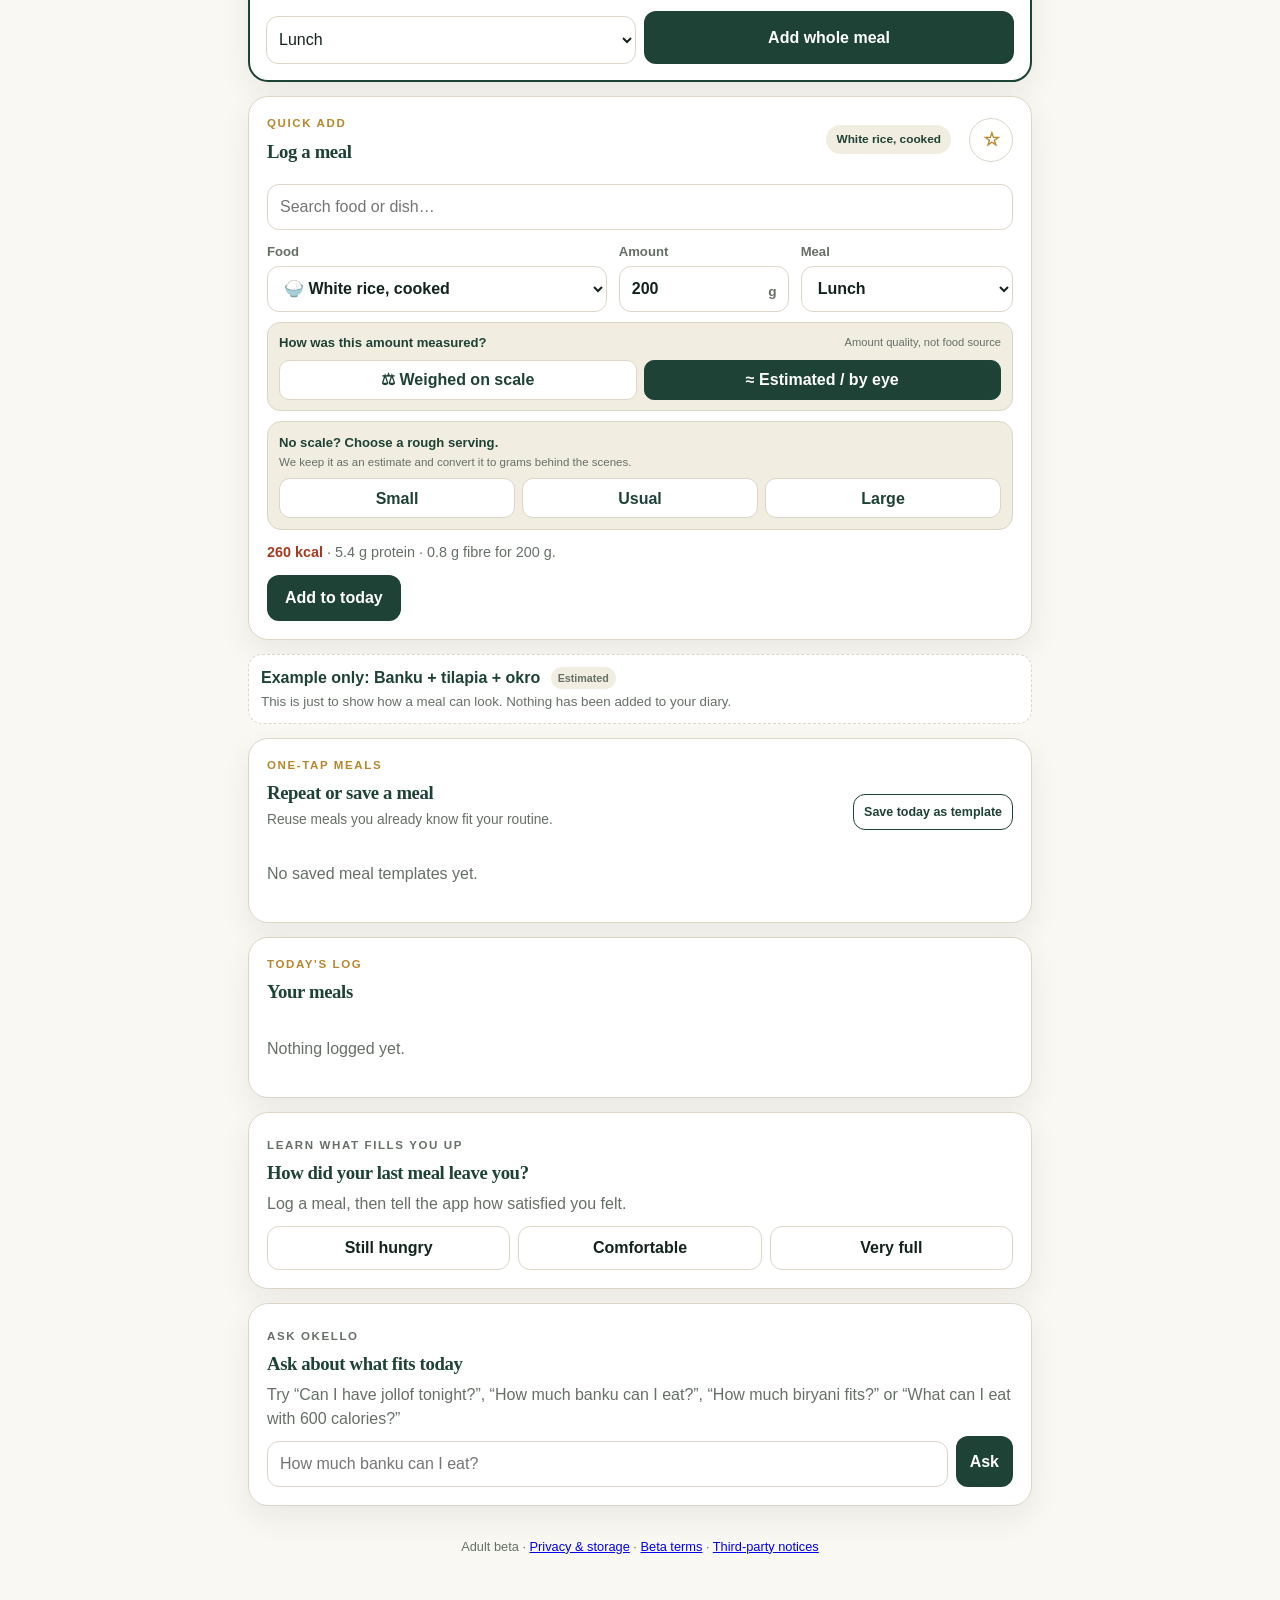
<file: app-v53.html>
<!DOCTYPE html>
<html lang="en-GB" class="targets-unconfirmed">
<head>
  <meta charset="utf-8">
  <meta name="viewport" content="width=device-width, initial-scale=1, viewport-fit=cover">
  <meta name="theme-color" content="#1E4235">
  <meta name="apple-mobile-web-app-capable" content="yes">
  <meta name="apple-mobile-web-app-status-bar-style" content="default">
  <meta name="apple-mobile-web-app-title" content="Okello Food">
  <meta name="format-detection" content="telephone=no">
  <meta name="okello-build-id" content="v53-static-20261121-render-ownership-1">
  <title>Okello Food Tracker</title>
  <link rel="manifest" href="manifest.webmanifest">
  <link rel="apple-touch-icon" href="assets/icon-192.png">
  <link rel="icon" href="assets/icon-192.png">
  <link rel="stylesheet" href="styles.css?v=53">
  <style id="target-safety-first-paint">html.targets-unconfirmed .progress-wrap,html.targets-unconfirmed .smart-box{display:none!important}</style>
</head>
<body>
  <div class="app-shell">
    <header class="masthead">
      <div>
        <p class="eyebrow">PERSONAL FOOD TRACKER</p>
        <h1>Okello Food</h1>
        <p class="standfirst">Food from around the world, understood in portions that make sense. West African depth, global usefulness, and your own foods when the library does not know them yet.</p>
      </div>
      <button id="installBtn" class="ghost-btn install-btn" hidden type="button">Add to Home Screen</button>
    </header>

    <section id="v44PrimaryQuestion" class="v44-question" aria-labelledby="v44PrimaryQuestionTitle">
      <h2 id="v44PrimaryQuestionTitle">What did you eat?</h2>
      <p>Search the food first. You can be approximate about the amount.</p>
    </section>

    <nav class="tabs" aria-label="Main sections">
      <button class="tab active" data-tab="today" type="button">Today</button>
      <button class="tab" data-tab="foods" type="button">Foods</button>
      <button class="tab" data-tab="recipes" type="button">Recipes</button>
      <button class="tab" data-tab="history" type="button">History</button>
      <button class="tab" data-tab="settings" type="button">Settings</button>
    </nav>

    <main>
      <section id="tab-today" class="panel active" aria-labelledby="todayTitle">
        <div class="date-row">
          <div><p class="eyebrow">TODAY</p><h2 id="todayTitle"></h2></div>
          <button id="clearTodayBtn" class="text-btn danger" type="button">Clear log</button>
        </div>

        <div class="score-grid">
          <article class="score-card hero-score"><span>Calories</span><strong id="todayCalories">0</strong><small id="calRemainText">Target not set yet</small></article>
          <article class="score-card"><span>Protein</span><strong id="todayProtein">0 g</strong><small id="proteinRemainText">Target not set yet</small></article>
          <article class="score-card"><span>Fibre</span><strong id="todayFibre">0 g</strong><small>From logged foods</small></article>
          <article class="score-card"><span>Salt</span><strong id="todaySalt">—</strong><small id="saltNote">No salt data for today's foods yet</small></article>
        </div>
        <div class="progress-wrap" aria-label="Calorie target progress"><div id="calorieBar" class="progress-bar"></div></div>

        <section class="card quick-add-card">
          <div class="section-heading"><div><p class="eyebrow">QUICK ADD</p><h3>Log a meal</h3></div><span id="selectedFoodBadge" class="pill">Choose a food</span></div>
          <div class="food-search-wrap"><input id="foodSearch" type="search" placeholder="Search food or dish…" autocomplete="off" aria-label="Search foods"><div id="foodSuggestions" class="suggestions" hidden></div></div>
          <div class="form-grid">
            <label>Food<select id="foodSelect"></select></label>
            <label>Amount<div class="input-with-unit"><input id="gramsInput" type="number" inputmode="decimal" min="1" max="5000" value="200"><span>g</span></div></label>
            <label>Meal<select id="mealSelect"><option>Lunch</option><option>Dinner</option><option>Snack</option><option>Other</option></select></label>
          </div>
          <div class="smart-box" aria-live="polite"><div><span class="smart-label">SMART PORTION</span><strong id="smartPortion">—</strong><small id="smartPortionNote">Choose a food first.</small></div><button id="useSmartPortionBtn" class="secondary-btn mini" type="button">Use suggestion</button></div>
          <div id="quickCalc" class="calc-readout" aria-live="polite"></div>
          <button id="addFoodBtn" class="primary-btn" type="button">Add to today</button>
        </section>

        <section class="card"><div class="section-heading"><div><p class="eyebrow">TODAY'S LOG</p><h3>Your meals</h3></div></div><div id="todayLog" class="log-list empty-state">Nothing logged yet.</div></section>
      </section>

      <section id="tab-foods" class="panel" aria-labelledby="foodsTitle">
        <div class="section-heading top-gap"><div><p class="eyebrow">BROWSE FOODS</p><h2 id="foodsTitle">Foods from around the world</h2></div></div>
        <p class="lede">Search everyday staples and dishes across regions. West African foods have deeper coverage today; every region remains searchable, and packet labels or your own recipes are preferred when they are better evidence.</p>
        <input id="librarySearch" class="full-search" type="search" placeholder="Search foods, dishes or cuisines..." aria-label="Search the food library">
        <div class="chips" id="categoryChips"></div>
        <div id="foodLibrary" class="food-grid"></div>

        <section class="card custom-food-card">
          <p class="eyebrow">ADD ANY FOOD</p><h3>Save a food that is not on the list</h3>
          <p class="muted">For packaged food, enter or scan the barcode and I will try to pull the nutrition automatically. If it is not found, copy the values from the label per 100 g.</p>
          <div class="barcode-row"><label>Barcode<input id="barcodeInput" type="text" inputmode="numeric" autocomplete="off" placeholder="e.g. 5000112637922"></label><button id="lookupBarcodeBtn" class="secondary-btn" type="button">Look up</button></div>
          <div id="barcodeStatus" class="lookup-status" aria-live="polite"></div><div id="barcodePreview" class="barcode-preview" hidden></div>
          <div class="form-grid custom-grid">
            <label>Name<input id="customName" type="text" placeholder="e.g. My seeded bread"></label>
            <label>Category<select id="customCategory"><option>Starch</option><option>Protein</option><option>Beans</option><option>Vegetables</option><option>Dairy</option><option>Extras</option><option>Soup</option><option>Complete meal</option><option selected>Custom</option></select></label>
            <label>kcal / 100 g<input id="customKcal" type="number" min="0" step="0.1" inputmode="decimal"></label>
            <label>Protein / 100 g<input id="customProtein" type="number" min="0" step="0.1" inputmode="decimal"></label>
            <label>Fibre / 100 g<input id="customFibre" type="number" min="0" step="0.1" inputmode="decimal"></label>
            <label>Usual serving (g)<input id="customPortion" type="number" min="1" value="100" inputmode="decimal"></label>
          </div>
          <div class="smart-box compact"><div><span class="smart-label">SUGGESTED SERVING NOW</span><strong id="customSmartPortion">—</strong><small id="customSmartNote">Add calories per 100 g to calculate.</small></div></div>
          <button id="saveCustomFoodBtn" class="primary-btn" type="button">Save custom food</button>
        </section>
      </section>

      <section id="tab-recipes" class="panel" aria-labelledby="recipesTitle">
        <div class="section-heading top-gap"><div><p class="eyebrow">RECIPE CALCULATOR</p><h2 id="recipesTitle">Calculate the whole pot once</h2></div></div>
        <p class="lede">Use this for jollof, curries, soups, stews, pasta sauces, biryani, chilli and any home-cooked dish where oil and ingredients vary.</p>
        <section class="card">
          <div class="form-grid two-col"><label>Recipe name<input id="recipeName" type="text" placeholder="e.g. Sunday okro soup"></label><label>Finished pot weight (g)<input id="recipeFinalWeight" type="number" min="1" inputmode="decimal" placeholder="e.g. 3200"></label></div>
          <p class="lede" style="margin:0 0 10px;font-size:.9rem">Use the <strong>raw ingredient</strong> options for anything that goes into the pot uncooked. Picking a cooked food for raw rice or raw meat undercounts the whole pot.</p>
          <div class="recipe-add-row"><select id="recipeFoodSelect"></select><div class="input-with-unit"><input id="recipeIngredientGrams" type="number" min="1" value="100" inputmode="decimal"><span>g</span></div><button id="addIngredientBtn" class="secondary-btn" type="button">Add ingredient</button></div>
          <div id="ingredientList" class="ingredient-list empty-state">No ingredients yet.</div>
          <div id="recipeResult" class="recipe-result" hidden><div><span>Whole pot</span><strong id="recipeTotalCalories">0 kcal</strong></div><div><span>Per 100 g</span><strong id="recipePer100">0 kcal</strong></div><div><span>Protein / 100 g</span><strong id="recipeProtein100">0 g</strong></div></div>
          <div class="button-row"><button id="calculateRecipeBtn" class="secondary-btn" type="button">Calculate</button><button id="saveRecipeBtn" class="primary-btn" type="button">Save recipe</button></div>
          <p class="tiny-note">For bone-in meat, nutrition is approximate unless you use edible meat weight. Water loss changes the finished weight, which is why weighing the finished pot matters.</p>
        </section>
        <section class="card"><div class="section-heading"><div><p class="eyebrow">SAVED RECIPES</p><h3>Your pots</h3></div></div><div id="savedRecipes" class="log-list empty-state">No saved recipes yet.</div></section>
      </section>

      <section id="tab-history" class="panel" aria-labelledby="historyTitle"><div class="section-heading top-gap"><div><p class="eyebrow">HISTORY</p><h2 id="historyTitle">Daily totals</h2></div></div><div id="historyList" class="history-list empty-state">Your completed days will appear here.</div></section>

      <section id="tab-settings" class="panel" aria-labelledby="settingsTitle">
        <div class="section-heading top-gap"><div><p class="eyebrow">SETTINGS</p><h2 id="settingsTitle">Your targets</h2></div></div>
        <section class="card"><div class="form-grid two-col"><label>Daily calorie target<input id="targetCalories" type="number" min="1200" max="6000" placeholder="Enter your target"></label><label>Daily protein target (g)<input id="targetProtein" type="number" min="20" max="400" placeholder="Enter your target"></label></div><button id="saveTargetsBtn" class="primary-btn" type="button">Save targets</button><p class="tiny-note">For new users, target-based guidance stays off until you choose and confirm your own targets.</p></section>
        <section class="card"><p class="eyebrow">SMART PORTIONS</p><h3>Built around your eating pattern</h3><p class="muted">If you have confirmed your own targets, the suggestion engine uses them as a practical budget and keeps habit learning separate from recommendation.</p><p class="tiny-note">A Smart Portion is a starting estimate, not a requirement. Your direct amount entry always wins.</p></section>
        <section class="card"><p class="eyebrow">BACKUP</p><h3>Keep your history safe</h3><p class="muted">Your data stays on this device. Export a backup occasionally, especially before changing phones or clearing browser website data.</p><div class="button-row"><button id="exportBtn" class="secondary-btn" type="button">Export backup</button><label class="secondary-btn file-label">Import backup<input id="importInput" type="file" accept="application/json" hidden></label></div></section>
        <section class="card install-help"><p class="eyebrow">INSTALL</p><h3>Keep Okello Food on your Home Screen</h3><p class="muted"><strong>iPhone:</strong> open in Safari, tap Share, then Add to Home Screen.</p><p class="muted"><strong>Android:</strong> open in Chrome, open the menu, then choose Install app or Add to Home screen.</p><p class="tiny-note">Once installed, core logging can work offline. Online packaged-product search and new barcode lookups still need a connection.</p></section>
        <section class="card disclaimer"><p class="eyebrow">NOTE</p><p>Nutrition figures are practical estimates, not laboratory measurements. Mixed dishes from every cuisine can vary sharply by recipe, especially oil-heavy meals, curries, soups, stews, rice dishes and takeaways. Use packet labels, barcode data or your own recipe calculator where you can.</p></section>
      </section>
    </main>

    <footer class="tiny-note" style="padding:18px 4px 34px;text-align:center">
      Adult beta · <a href="privacy.html">Privacy & storage</a> · <a href="beta-terms.html">Beta terms</a> · <a href="third-party-notices.html">Third-party notices</a>
    </footer>
  </div>
  <div id="toast" class="toast" role="status" aria-live="polite"></div>
  <script>
    (() => {
      const question = document.getElementById('v44PrimaryQuestion');
      if (!question) return;
      const reconcile = () => {
        const hub = document.querySelector('.global-hub');
        if (!hub) return false;
        if (question.parentElement !== hub) hub.insertBefore(question, hub.firstChild);
        hub.querySelectorAll('.v44-question').forEach(node => {
          if (node !== question) node.remove();
        });
        return !!window.OkelloFirstRunV44;
      };
      const observer = new MutationObserver(() => {
        if (reconcile()) observer.disconnect();
      });
      observer.observe(document.body, {childList:true, subtree:true});
      reconcile();
      setTimeout(() => observer.disconnect(), 10000);
    })();
  </script>
  <script src="bootstrap-v14.js?v=53" defer></script>
</body>
</html>
</file>
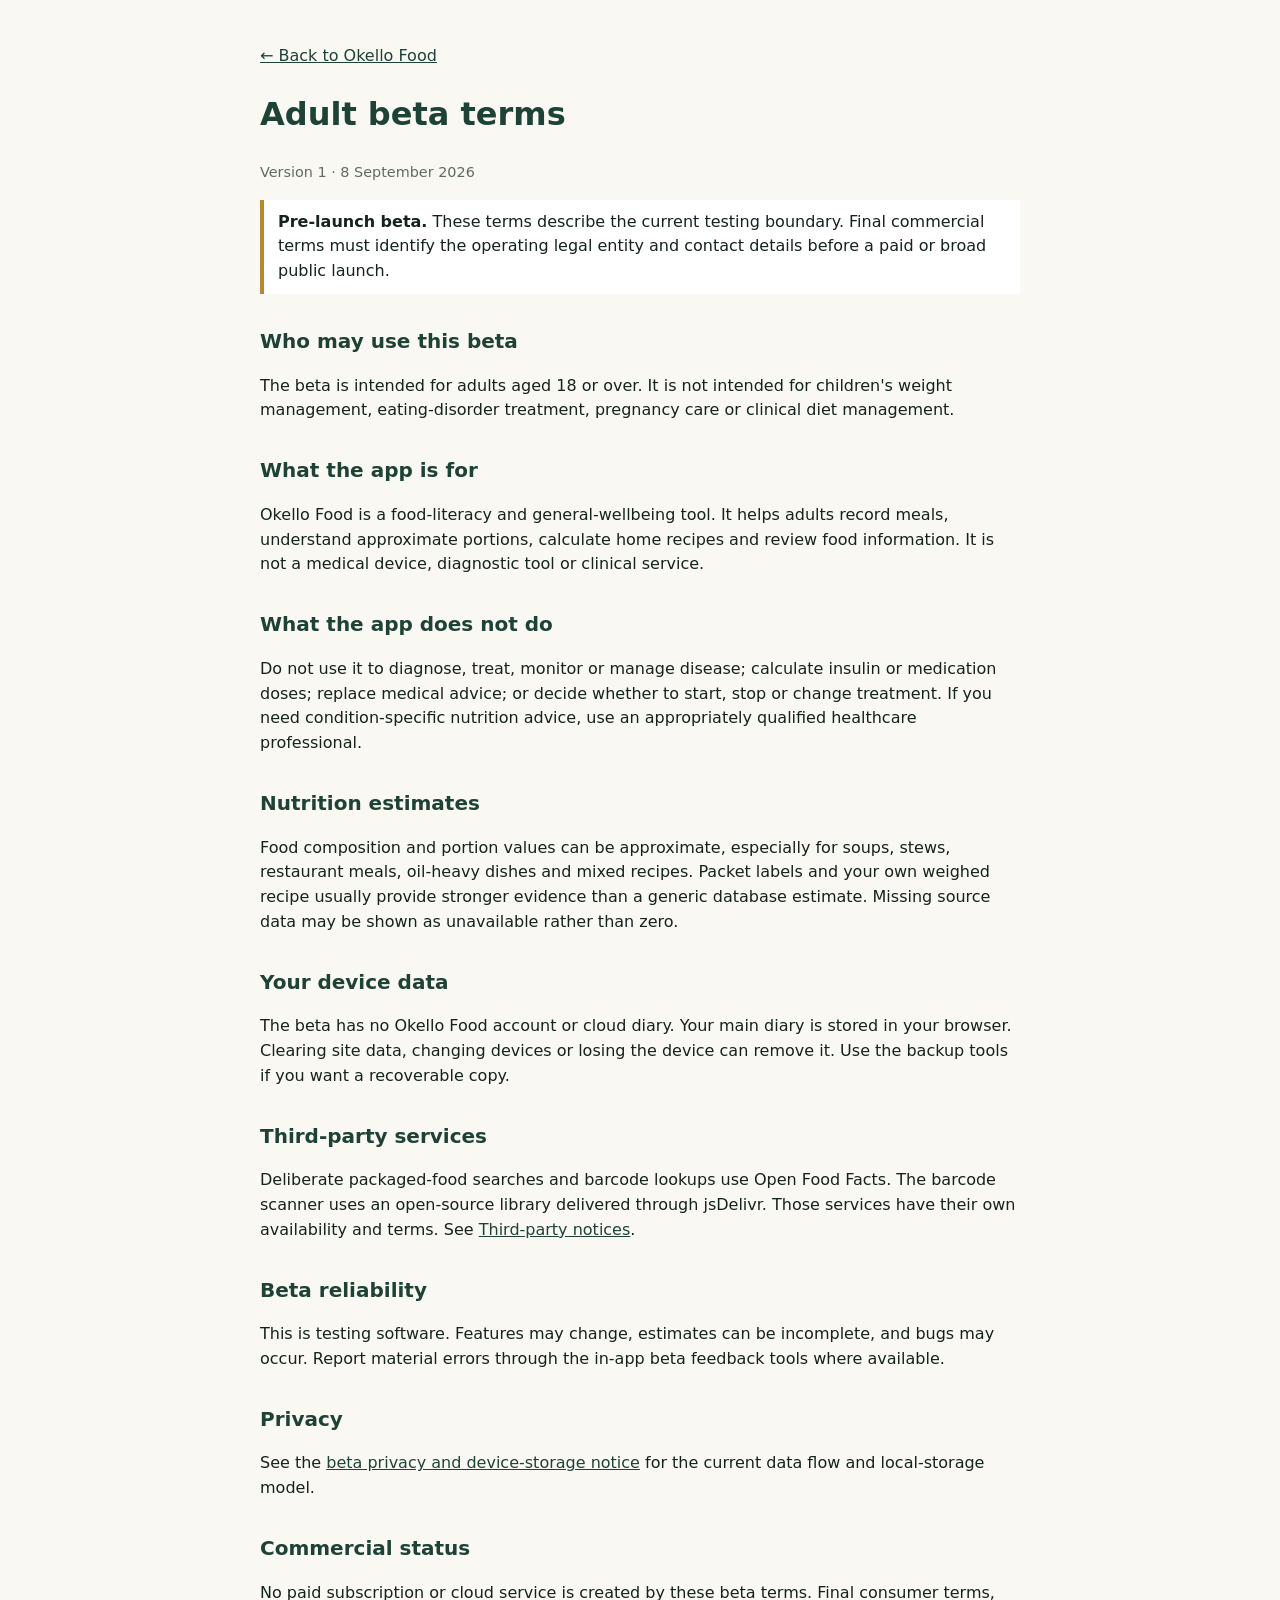
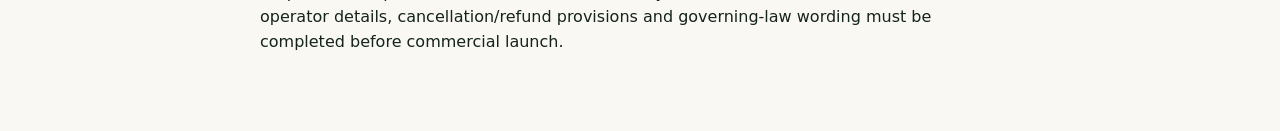
<file: beta-terms.html>
<!DOCTYPE html>
<html lang="en-GB"><head><meta charset="utf-8"><meta name="viewport" content="width=device-width,initial-scale=1"><meta name="theme-color" content="#1E4235"><title>Okello Food beta terms</title><style>body{margin:0;background:#faf8f3;color:#14231c;font:16px/1.55 system-ui,-apple-system,sans-serif}.wrap{max-width:760px;margin:auto;padding:28px 20px 60px}h1,h2{color:#1e4235}h1{font-size:2rem}h2{margin-top:2rem;font-size:1.25rem}a{color:#1e4235}.note{border-left:4px solid #b8862b;padding:10px 14px;background:#fff}.small{color:#5f6b62;font-size:.9rem}</style></head><body><main class="wrap"><p><a href="./">← Back to Okello Food</a></p><h1>Adult beta terms</h1><p class="small">Version 1 · 8 September 2026</p><p class="note"><strong>Pre-launch beta.</strong> These terms describe the current testing boundary. Final commercial terms must identify the operating legal entity and contact details before a paid or broad public launch.</p><h2>Who may use this beta</h2><p>The beta is intended for adults aged 18 or over. It is not intended for children's weight management, eating-disorder treatment, pregnancy care or clinical diet management.</p><h2>What the app is for</h2><p>Okello Food is a food-literacy and general-wellbeing tool. It helps adults record meals, understand approximate portions, calculate home recipes and review food information. It is not a medical device, diagnostic tool or clinical service.</p><h2>What the app does not do</h2><p>Do not use it to diagnose, treat, monitor or manage disease; calculate insulin or medication doses; replace medical advice; or decide whether to start, stop or change treatment. If you need condition-specific nutrition advice, use an appropriately qualified healthcare professional.</p><h2>Nutrition estimates</h2><p>Food composition and portion values can be approximate, especially for soups, stews, restaurant meals, oil-heavy dishes and mixed recipes. Packet labels and your own weighed recipe usually provide stronger evidence than a generic database estimate. Missing source data may be shown as unavailable rather than zero.</p><h2>Your device data</h2><p>The beta has no Okello Food account or cloud diary. Your main diary is stored in your browser. Clearing site data, changing devices or losing the device can remove it. Use the backup tools if you want a recoverable copy.</p><h2>Third-party services</h2><p>Deliberate packaged-food searches and barcode lookups use Open Food Facts. The barcode scanner uses an open-source library delivered through jsDelivr. Those services have their own availability and terms. See <a href="third-party-notices.html">Third-party notices</a>.</p><h2>Beta reliability</h2><p>This is testing software. Features may change, estimates can be incomplete, and bugs may occur. Report material errors through the in-app beta feedback tools where available.</p><h2>Privacy</h2><p>See the <a href="privacy.html">beta privacy and device-storage notice</a> for the current data flow and local-storage model.</p><h2>Commercial status</h2><p>No paid subscription or cloud service is created by these beta terms. Final consumer terms, operator details, cancellation/refund provisions and governing-law wording must be completed before commercial launch.</p></main></body></html>
</file>
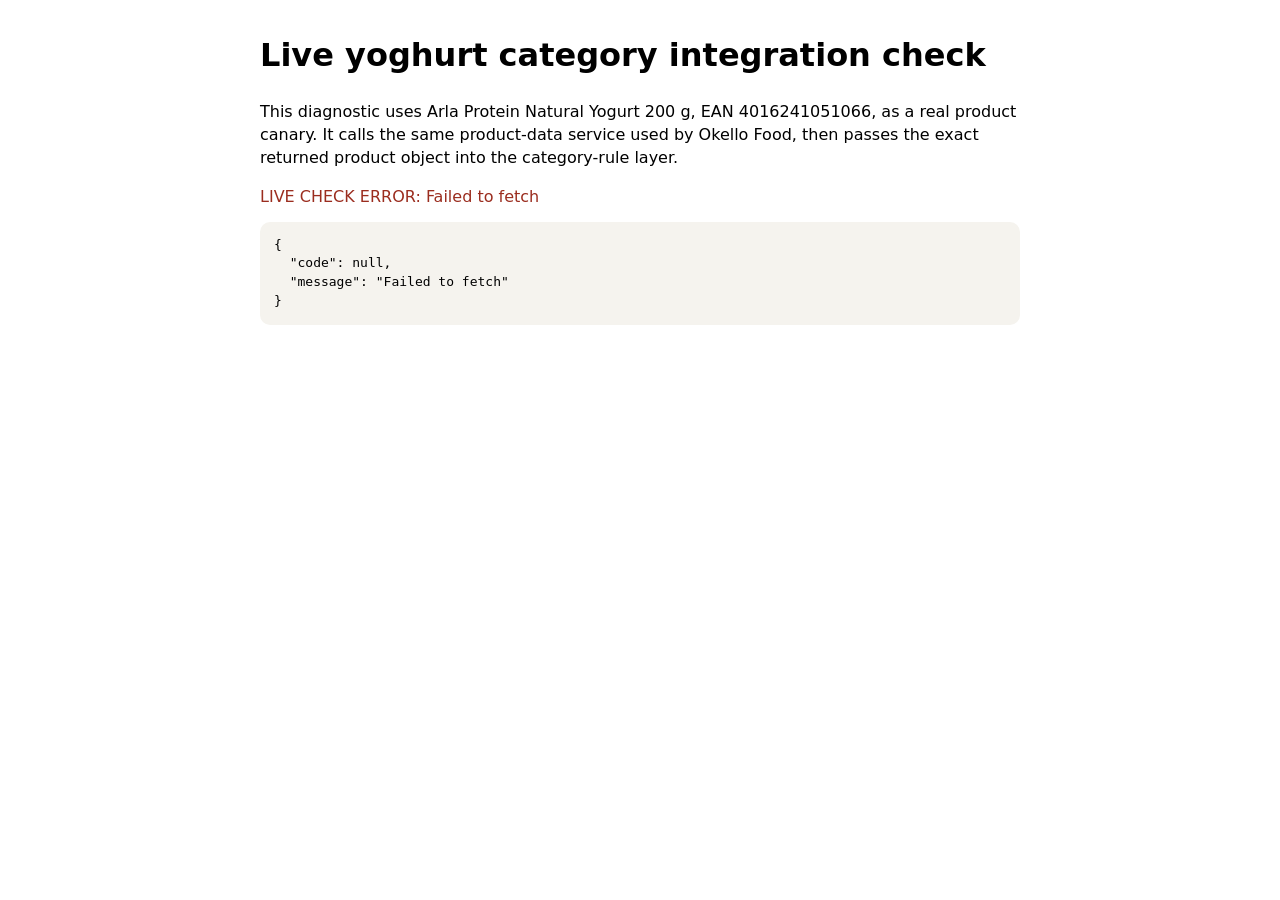
<file: category-rules-live-check.html>
<!doctype html>
<html lang="en-GB">
<head>
  <meta charset="utf-8">
  <meta name="viewport" content="width=device-width,initial-scale=1">
  <title>Okello live yoghurt category check</title>
  <style>body{font-family:system-ui,sans-serif;max-width:760px;margin:32px auto;padding:0 18px;line-height:1.45}.pass{color:#245d42}.fail{color:#9b2d1f}pre{white-space:pre-wrap;background:#f5f3ee;padding:14px;border-radius:10px}</style>
</head>
<body>
  <main>
    <h1>Live yoghurt category integration check</h1>
    <p>This diagnostic uses Arla Protein Natural Yogurt 200 g, EAN 4016241051066, as a real product canary. It calls the same product-data service used by Okello Food, then passes the exact returned product object into the category-rule layer.</p>
    <div id="status">Running live check…</div>
    <pre id="details"></pre>
  </main>
  <script src="product-data-v2.js"></script>
  <script src="category-rules-v1.js"></script>
  <script>
  (async()=>{
    const status=document.getElementById('status');
    const details=document.getElementById('details');
    try{
      const product=await window.OkelloProductData.get('4016241051066');
      const assessment=window.OkelloCategoryRules.assess(product);
      const snapshot={
        code:product.code,
        name:product.name,
        sugar100:product.sugar100,
        protein100:product.protein100,
        proteinPer100Kcal:product.proteinPer100Kcal,
        sourceCategories:product.sourceCategories,
        assessment:{
          state:assessment.state,
          ruleId:assessment.ruleId,
          evidenceTag:assessment.evidenceTag,
          missing:assessment.missing
        }
      };
      const supported=assessment.state==='supported'&&assessment.ruleId==='yoghurt';
      status.className=supported?'pass':'fail';
      status.textContent=supported
        ? 'PASS: live product normalised and reached the supported yoghurt rule.'
        : `CHECK: live product reached ${assessment.state}${assessment.ruleId?` (${assessment.ruleId})`:''}. Inspect the source tags and missing fields below.`;
      details.textContent=JSON.stringify(snapshot,null,2);
      window.OkelloLiveYoghurtCategoryCheck={ok:supported,product,assessment};
    }catch(err){
      status.className='fail';
      status.textContent='LIVE CHECK ERROR: '+(err?.message||String(err));
      details.textContent=JSON.stringify({code:err?.code||null,message:err?.message||String(err)},null,2);
      window.OkelloLiveYoghurtCategoryCheck={ok:false,error:err};
    }
  })();
  </script>
</body>
</html>
</file>
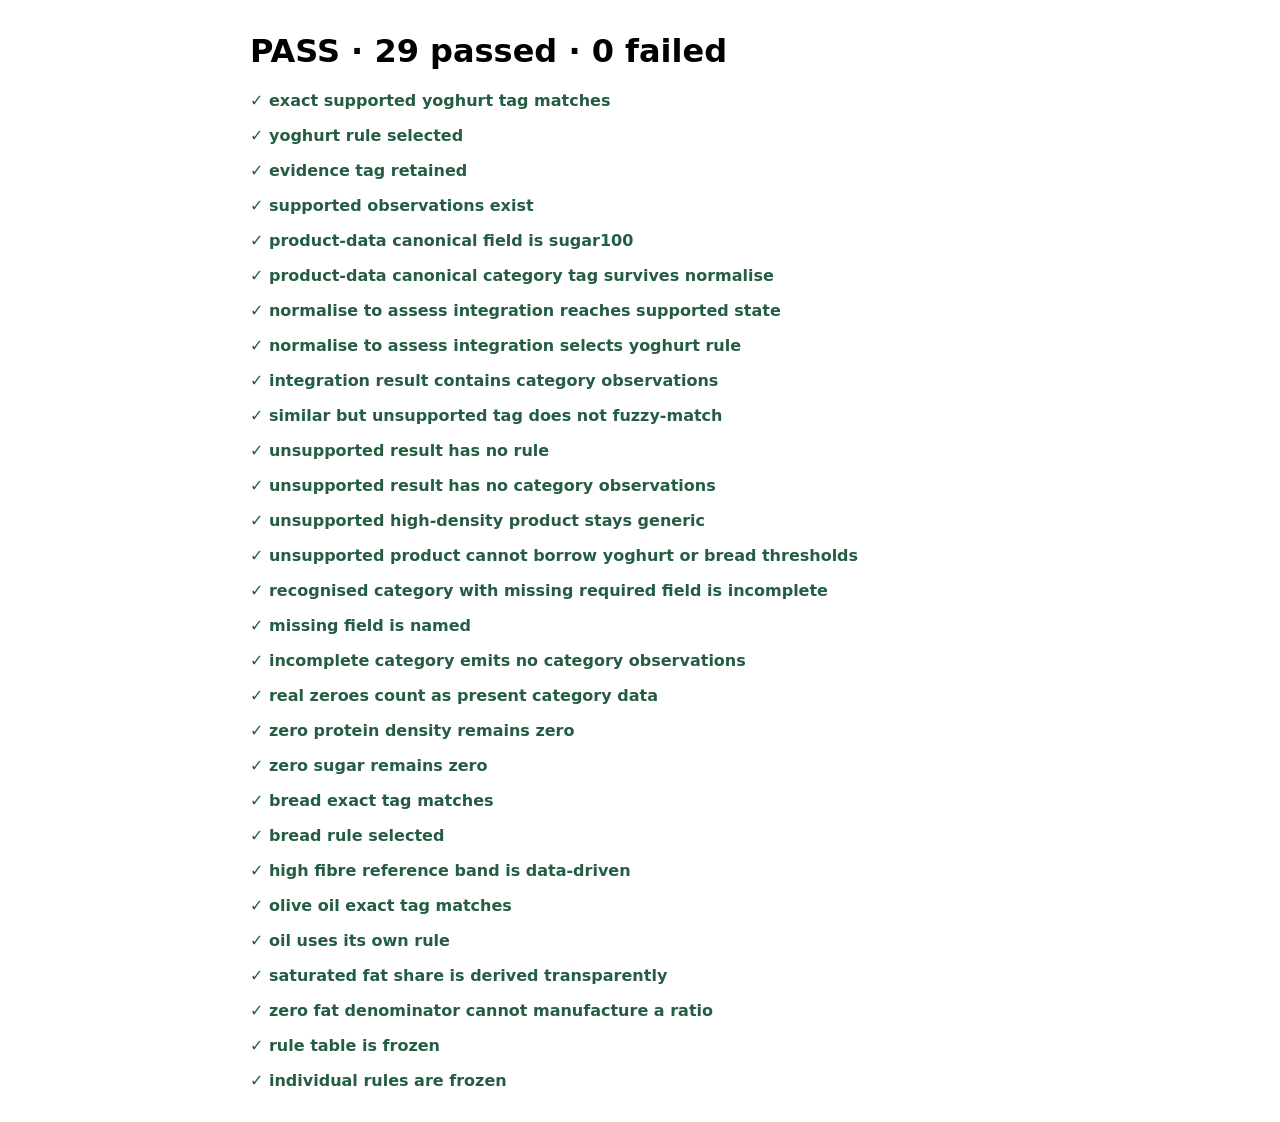
<file: category-rules-v1.test.html>
<!doctype html>
<html lang="en-GB">
<head>
  <meta charset="utf-8">
  <meta name="viewport" content="width=device-width,initial-scale=1">
  <title>Okello category-rule contract tests</title>
  <style>body{font-family:system-ui,sans-serif;max-width:780px;margin:32px auto;padding:0 18px}.pass{color:#245d42}.fail{color:#9b2d1f}</style>
</head>
<body>
  <main id="testOutput"><h1>Running…</h1></main>
  <script src="product-data-v2.js"></script>
  <script src="category-rules-v1.js"></script>
  <script src="category-rules-v1.test.js"></script>
</body>
</html>
</file>
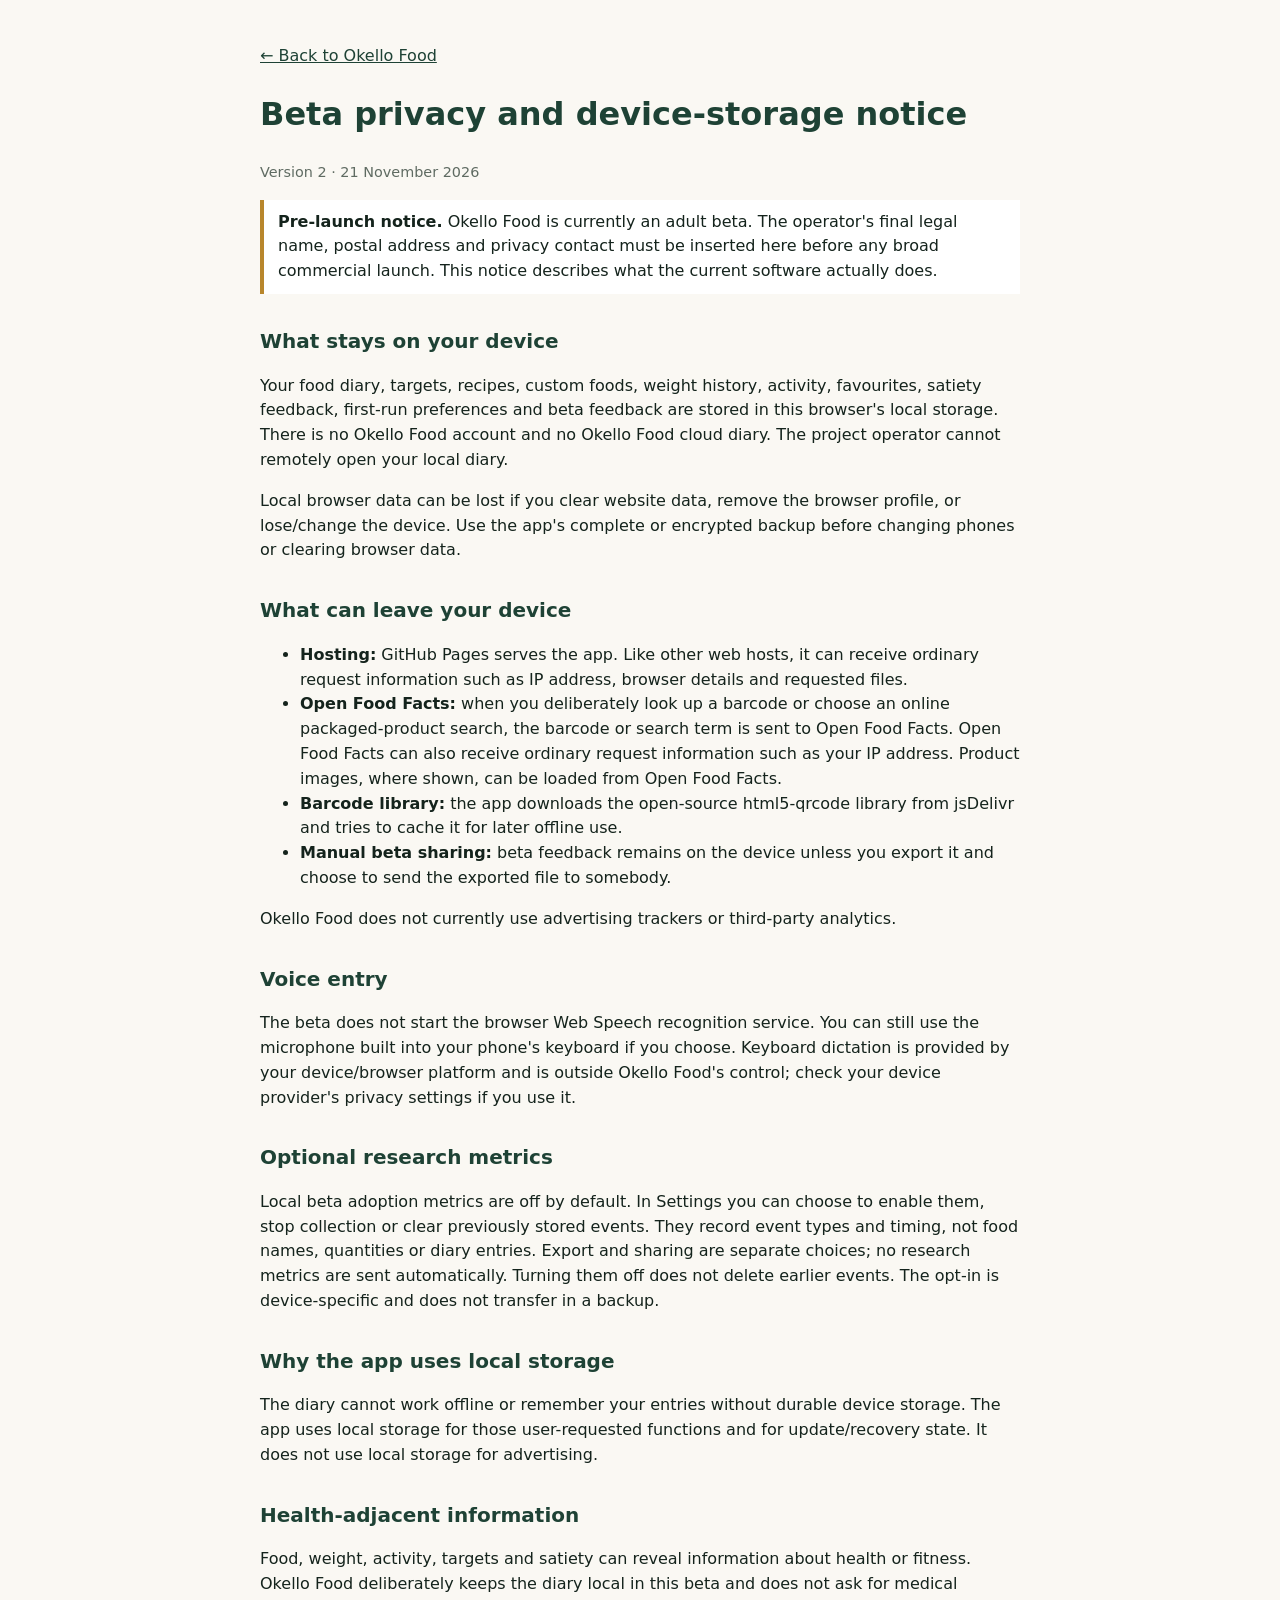
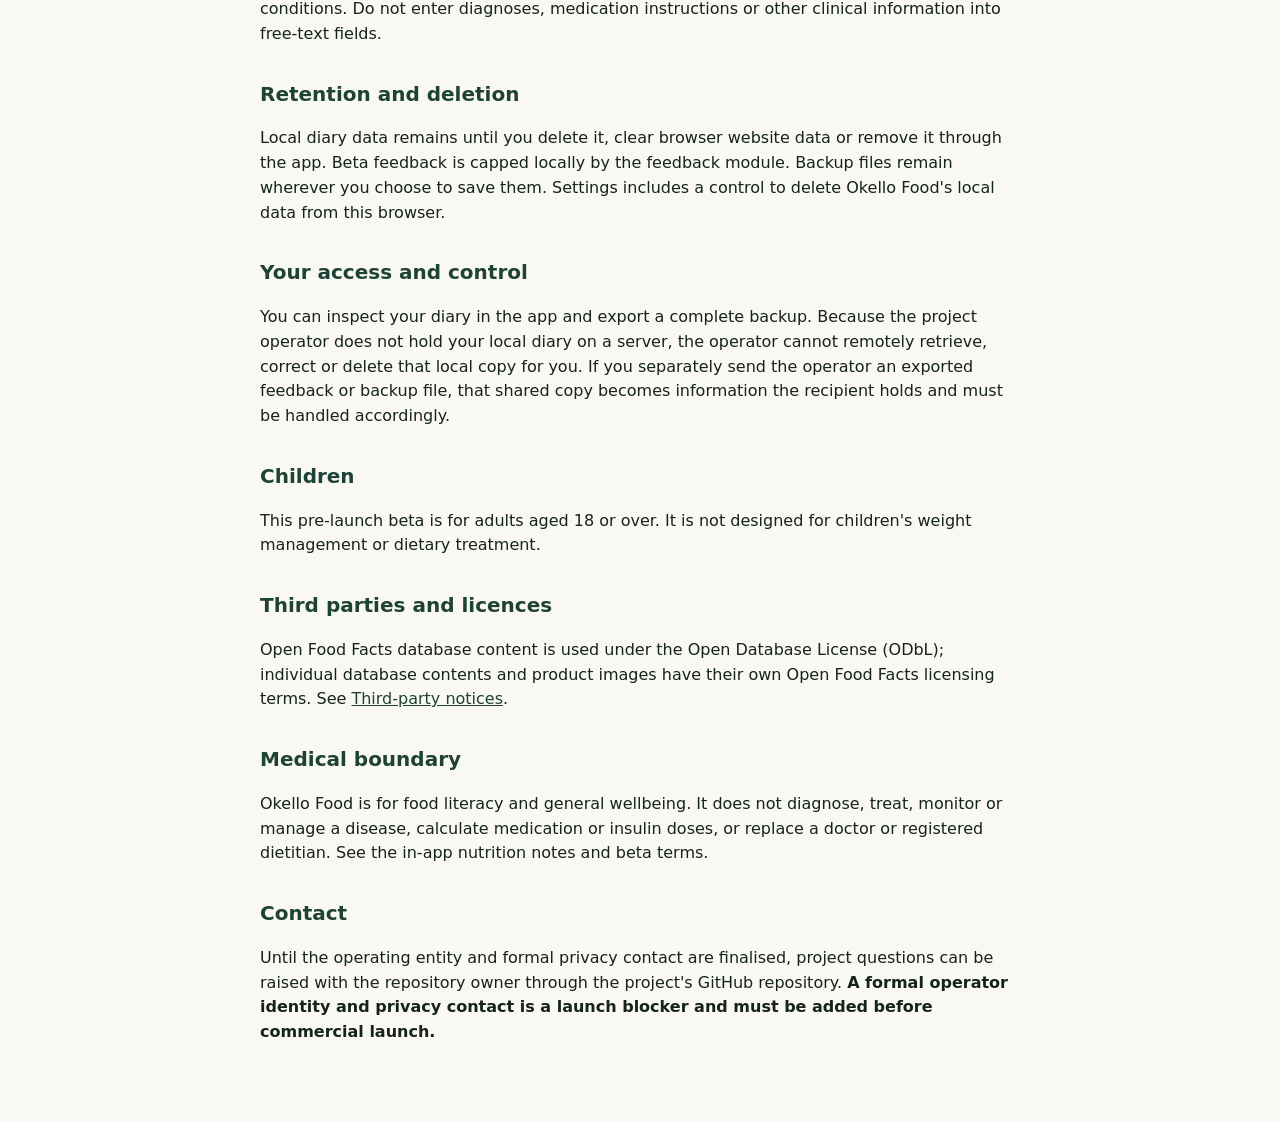
<file: privacy.html>
<!DOCTYPE html>
<html lang="en-GB">
<head><meta charset="utf-8"><meta name="viewport" content="width=device-width,initial-scale=1"><meta name="theme-color" content="#1E4235"><title>Okello Food beta privacy notice</title><style>body{margin:0;background:#faf8f3;color:#14231c;font:16px/1.55 system-ui,-apple-system,sans-serif}.wrap{max-width:760px;margin:auto;padding:28px 20px 60px}h1,h2{color:#1e4235}h1{font-size:2rem}h2{margin-top:2rem;font-size:1.25rem}a{color:#1e4235}code{background:#f1ede1;padding:.1rem .3rem;border-radius:4px}.note{border-left:4px solid #b8862b;padding:10px 14px;background:#fff}.small{color:#5f6b62;font-size:.9rem}</style></head>
<body><main class="wrap"><p><a href="./">← Back to Okello Food</a></p><h1>Beta privacy and device-storage notice</h1><p class="small">Version 2 · 21 November 2026</p><p class="note"><strong>Pre-launch notice.</strong> Okello Food is currently an adult beta. The operator's final legal name, postal address and privacy contact must be inserted here before any broad commercial launch. This notice describes what the current software actually does.</p>
<h2>What stays on your device</h2><p>Your food diary, targets, recipes, custom foods, weight history, activity, favourites, satiety feedback, first-run preferences and beta feedback are stored in this browser's local storage. There is no Okello Food account and no Okello Food cloud diary. The project operator cannot remotely open your local diary.</p><p>Local browser data can be lost if you clear website data, remove the browser profile, or lose/change the device. Use the app's complete or encrypted backup before changing phones or clearing browser data.</p>
<h2>What can leave your device</h2><ul><li><strong>Hosting:</strong> GitHub Pages serves the app. Like other web hosts, it can receive ordinary request information such as IP address, browser details and requested files.</li><li><strong>Open Food Facts:</strong> when you deliberately look up a barcode or choose an online packaged-product search, the barcode or search term is sent to Open Food Facts. Open Food Facts can also receive ordinary request information such as your IP address. Product images, where shown, can be loaded from Open Food Facts.</li><li><strong>Barcode library:</strong> the app downloads the open-source html5-qrcode library from jsDelivr and tries to cache it for later offline use.</li><li><strong>Manual beta sharing:</strong> beta feedback remains on the device unless you export it and choose to send the exported file to somebody.</li></ul><p>Okello Food does not currently use advertising trackers or third-party analytics.</p>
<h2>Voice entry</h2><p>The beta does not start the browser Web Speech recognition service. You can still use the microphone built into your phone's keyboard if you choose. Keyboard dictation is provided by your device/browser platform and is outside Okello Food's control; check your device provider's privacy settings if you use it.</p>
<h2>Optional research metrics</h2><p>Local beta adoption metrics are off by default. In Settings you can choose to enable them, stop collection or clear previously stored events. They record event types and timing, not food names, quantities or diary entries. Export and sharing are separate choices; no research metrics are sent automatically. Turning them off does not delete earlier events. The opt-in is device-specific and does not transfer in a backup.</p><h2>Why the app uses local storage</h2><p>The diary cannot work offline or remember your entries without durable device storage. The app uses local storage for those user-requested functions and for update/recovery state. It does not use local storage for advertising.</p>
<h2>Health-adjacent information</h2><p>Food, weight, activity, targets and satiety can reveal information about health or fitness. Okello Food deliberately keeps the diary local in this beta and does not ask for medical conditions. Do not enter diagnoses, medication instructions or other clinical information into free-text fields.</p>
<h2>Retention and deletion</h2><p>Local diary data remains until you delete it, clear browser website data or remove it through the app. Beta feedback is capped locally by the feedback module. Backup files remain wherever you choose to save them. Settings includes a control to delete Okello Food's local data from this browser.</p>
<h2>Your access and control</h2><p>You can inspect your diary in the app and export a complete backup. Because the project operator does not hold your local diary on a server, the operator cannot remotely retrieve, correct or delete that local copy for you. If you separately send the operator an exported feedback or backup file, that shared copy becomes information the recipient holds and must be handled accordingly.</p>
<h2>Children</h2><p>This pre-launch beta is for adults aged 18 or over. It is not designed for children's weight management or dietary treatment.</p>
<h2>Third parties and licences</h2><p>Open Food Facts database content is used under the Open Database License (ODbL); individual database contents and product images have their own Open Food Facts licensing terms. See <a href="third-party-notices.html">Third-party notices</a>.</p>
<h2>Medical boundary</h2><p>Okello Food is for food literacy and general wellbeing. It does not diagnose, treat, monitor or manage a disease, calculate medication or insulin doses, or replace a doctor or registered dietitian. See the in-app nutrition notes and beta terms.</p>
<h2>Contact</h2><p>Until the operating entity and formal privacy contact are finalised, project questions can be raised with the repository owner through the project's GitHub repository. <strong>A formal operator identity and privacy contact is a launch blocker and must be added before commercial launch.</strong></p>
</main></body></html>
</file>
<file: styles.css>
:root{
  --paper:#FAF8F3;--ink:#14231C;--forest:#1E4235;--gold:#B8862B;--clay:#A63A20;
  --muted:#657067;--rule:#DDD6C7;--tint:#F1EDE1;--white:#FFFFFF;--success:#326B51;
  --shadow:0 12px 30px rgba(20,35,28,.07);
}
*{box-sizing:border-box}
html{-webkit-text-size-adjust:100%;background:var(--paper)}
body{margin:0;background:var(--paper);color:var(--ink);font-family:Inter,ui-sans-serif,-apple-system,BlinkMacSystemFont,"Segoe UI",Roboto,Helvetica,Arial,sans-serif;line-height:1.45}
button,input,select{font:inherit}button{cursor:pointer}.app-shell{max-width:820px;margin:0 auto;padding:calc(22px + env(safe-area-inset-top)) 18px calc(44px + env(safe-area-inset-bottom))}
.masthead{display:flex;align-items:flex-start;justify-content:space-between;gap:20px;padding-bottom:20px;border-bottom:2px solid var(--forest)}
.eyebrow{font-size:.72rem;letter-spacing:.14em;font-weight:800;color:var(--gold);margin:0 0 6px}h1,h2,h3{font-family:"Iowan Old Style","Palatino Linotype",Palatino,Georgia,serif;color:var(--forest);margin:0;letter-spacing:-.02em}h1{font-size:2.5rem;line-height:1}.standfirst,.lede,.muted,.tiny-note{color:var(--muted)}.standfirst{margin:10px 0 0;max-width:36rem}.tiny-note{font-size:.8rem}.lede{margin-top:8px}
.tabs{position:sticky;top:0;z-index:20;display:flex;gap:6px;overflow-x:auto;padding:12px 0;background:rgba(250,248,243,.96);backdrop-filter:blur(10px);border-bottom:1px solid var(--rule);scrollbar-width:none}.tabs::-webkit-scrollbar{display:none}.tab{flex:0 0 auto;min-height:42px;border:1px solid var(--rule);border-radius:999px;background:var(--white);color:var(--muted);padding:8px 14px;font-weight:700}.tab.active{background:var(--forest);color:white;border-color:var(--forest)}.panel{display:none}.panel.active{display:block}.top-gap{margin-top:24px}
.date-row,.section-heading{display:flex;justify-content:space-between;align-items:flex-end;gap:16px}.date-row{padding:24px 0 16px}.section-heading{margin-bottom:14px}.score-grid{display:grid;grid-template-columns:2fr 1fr 1fr;gap:10px}.score-card{background:var(--white);border:1px solid var(--rule);border-radius:18px;padding:15px;min-width:0}.score-card span,.score-card small{display:block;color:var(--muted);font-size:.78rem}.score-card strong{display:block;font-size:1.75rem;letter-spacing:-.03em;margin:3px 0}.hero-score strong{font-size:2.2rem;color:var(--clay)}.progress-wrap{height:9px;background:#E7E1D6;border-radius:999px;overflow:hidden;margin:12px 0 20px}.progress-bar{height:100%;width:0;background:var(--success);transition:width .25s ease}.progress-bar.over{background:var(--clay)}
.card{background:var(--white);border:1px solid var(--rule);border-radius:20px;padding:18px;margin:14px 0;box-shadow:var(--shadow)}.form-grid{display:grid;grid-template-columns:1.6fr .8fr 1fr;gap:12px}.form-grid.two-col{grid-template-columns:1fr 1fr}.custom-grid{grid-template-columns:1.5fr 1fr repeat(4,1fr)}label{font-size:.82rem;font-weight:700;color:var(--muted)}input,select{width:100%;min-height:46px;border:1px solid var(--rule);border-radius:12px;background:#fff;color:var(--ink);padding:10px 12px;margin-top:5px;font-size:16px}input:focus,select:focus,button:focus-visible{outline:3px solid rgba(184,134,43,.35);outline-offset:2px;border-color:var(--gold)}.input-with-unit{position:relative}.input-with-unit input{padding-right:34px}.input-with-unit span{position:absolute;right:12px;top:50%;transform:translateY(-22%);color:var(--muted);font-size:.85rem}
.primary-btn,.secondary-btn,.ghost-btn,.text-btn,.file-label{min-height:44px;border-radius:12px;font-weight:800}.primary-btn{border:0;background:var(--forest);color:white;padding:11px 18px}.secondary-btn,.ghost-btn,.file-label{border:1px solid var(--forest);background:white;color:var(--forest);padding:10px 15px}.secondary-btn.mini{min-height:36px;padding:7px 10px;font-size:.78rem}.text-btn{border:0;background:transparent;color:var(--forest);padding:8px}.danger{color:var(--clay)}.button-row{display:flex;gap:10px;flex-wrap:wrap;margin-top:14px}.install-btn{white-space:nowrap}
.food-search-wrap{position:relative;margin-bottom:12px}.suggestions{position:absolute;left:0;right:0;top:calc(100% + 4px);z-index:30;background:white;border:1px solid var(--rule);border-radius:14px;box-shadow:var(--shadow);max-height:300px;overflow:auto}.suggestion{display:flex;align-items:center;justify-content:space-between;gap:12px;width:100%;border:0;border-bottom:1px solid var(--rule);background:white;padding:11px 13px;text-align:left}.suggestion:last-child{border-bottom:0}.suggestion small{color:var(--muted)}.pill{font-size:.74rem;border-radius:999px;background:var(--tint);padding:6px 10px;color:var(--forest);font-weight:800}.calc-readout{margin:12px 0;color:var(--muted);font-size:.9rem}.calc-readout strong{color:var(--clay)}
.smart-box{display:flex;align-items:center;justify-content:space-between;gap:14px;background:var(--tint);border:1px solid #E4D9BE;border-radius:16px;padding:13px 14px;margin:13px 0}.smart-box>div{min-width:0}.smart-box strong{display:block;color:var(--forest);font-size:1.35rem;margin:2px 0}.smart-box small{display:block;color:var(--muted);font-size:.78rem}.smart-label{font-size:.66rem;letter-spacing:.12em;color:var(--gold);font-weight:900}.smart-box.compact{margin-top:14px}
.log-list{display:grid;gap:0}.log-row{display:grid;grid-template-columns:1fr auto;gap:14px;padding:13px 0;border-bottom:1px solid var(--rule)}.log-row:last-child{border-bottom:0}.log-row .meta{color:var(--muted);font-size:.82rem}.log-row .numbers{text-align:right}.log-row .numbers strong{display:block}.remove-btn{border:0;background:transparent;color:var(--clay);font-size:.75rem;padding:3px 0;text-decoration:underline}.empty-state{color:var(--muted);padding:18px 0}.full-search{margin:12px 0}.chips{display:flex;gap:8px;overflow-x:auto;padding:4px 0 12px;scrollbar-width:none}.chip{flex:0 0 auto;border:1px solid var(--rule);background:white;color:var(--muted);border-radius:999px;padding:8px 12px;font-size:.82rem;font-weight:700}.chip.active{background:var(--forest);color:white;border-color:var(--forest)}
.food-grid{display:grid;grid-template-columns:repeat(2,1fr);gap:10px}.food-card{border:1px solid var(--rule);background:white;border-radius:17px;padding:14px;display:grid;grid-template-columns:auto 1fr;gap:10px;align-items:start}.food-emoji{font-size:1.8rem;line-height:1}.food-thumb{width:54px;height:54px;border-radius:12px;object-fit:cover;border:1px solid var(--rule);background:var(--tint)}.food-card h4{margin:0 0 3px;font-size:1rem}.food-card p{margin:0;color:var(--muted);font-size:.8rem}.food-card .portion{margin-top:7px;color:var(--clay);font-weight:800}.food-card .smart-line{margin-top:5px;color:var(--forest);font-size:.8rem;font-weight:800}.food-card button{grid-column:1/-1;border:0;background:var(--tint);color:var(--forest);border-radius:10px;padding:8px;font-weight:800}
.barcode-row{display:grid;grid-template-columns:1fr auto;gap:10px;align-items:end;margin:14px 0 4px}.lookup-status{min-height:20px;color:var(--muted);font-size:.82rem;margin-bottom:8px}.barcode-preview{display:flex;align-items:center;gap:12px;border:1px solid var(--rule);background:var(--tint);padding:10px;border-radius:14px;margin-bottom:12px}.barcode-preview img{width:64px;height:64px;border-radius:10px;object-fit:contain;background:white}.barcode-preview strong{display:block}.barcode-preview small{color:var(--muted)}
.recipe-add-row{display:grid;grid-template-columns:1fr 130px auto;gap:10px;align-items:end;margin-top:12px}.ingredient-list{margin-top:12px}.ingredient-row{display:flex;justify-content:space-between;gap:12px;padding:10px 0;border-bottom:1px solid var(--rule)}.ingredient-row small{color:var(--muted)}.recipe-result{display:grid;grid-template-columns:repeat(3,1fr);gap:10px;margin-top:14px;padding:14px;background:var(--tint);border-radius:14px}.recipe-result span{display:block;font-size:.75rem;color:var(--muted)}.recipe-result strong{display:block;margin-top:3px}.history-list{display:grid;gap:10px;margin-top:14px}.history-card{background:white;border:1px solid var(--rule);border-radius:16px;padding:14px;display:flex;align-items:center;justify-content:space-between;gap:14px}.history-card .totals{text-align:right}.history-card small{color:var(--muted)}.install-help ol{padding-left:22px}.install-help li{margin:7px 0}.disclaimer{border-left:4px solid var(--gold)}.toast{position:fixed;left:50%;bottom:calc(18px + env(safe-area-inset-bottom));transform:translate(-50%,20px);background:var(--forest);color:white;padding:10px 15px;border-radius:999px;opacity:0;pointer-events:none;transition:.2s;z-index:100;font-size:.86rem}.toast.show{opacity:1;transform:translate(-50%,0)}
@media(max-width:700px){.app-shell{padding-left:14px;padding-right:14px}.masthead{display:block}.install-btn{margin-top:14px}.score-grid{grid-template-columns:1fr 1fr}.hero-score{grid-column:1/-1}.form-grid,.form-grid.two-col,.custom-grid{grid-template-columns:1fr}.food-grid{grid-template-columns:1fr}.recipe-add-row,.barcode-row{grid-template-columns:1fr}.recipe-result{grid-template-columns:1fr}.date-row,.section-heading{align-items:flex-start}.section-heading{flex-direction:column}.pill{align-self:flex-start}.smart-box{align-items:flex-start;flex-direction:column}.smart-box .secondary-btn{width:100%}}
@media(prefers-reduced-motion:reduce){*{scroll-behavior:auto!important;transition:none!important}}
</file>
